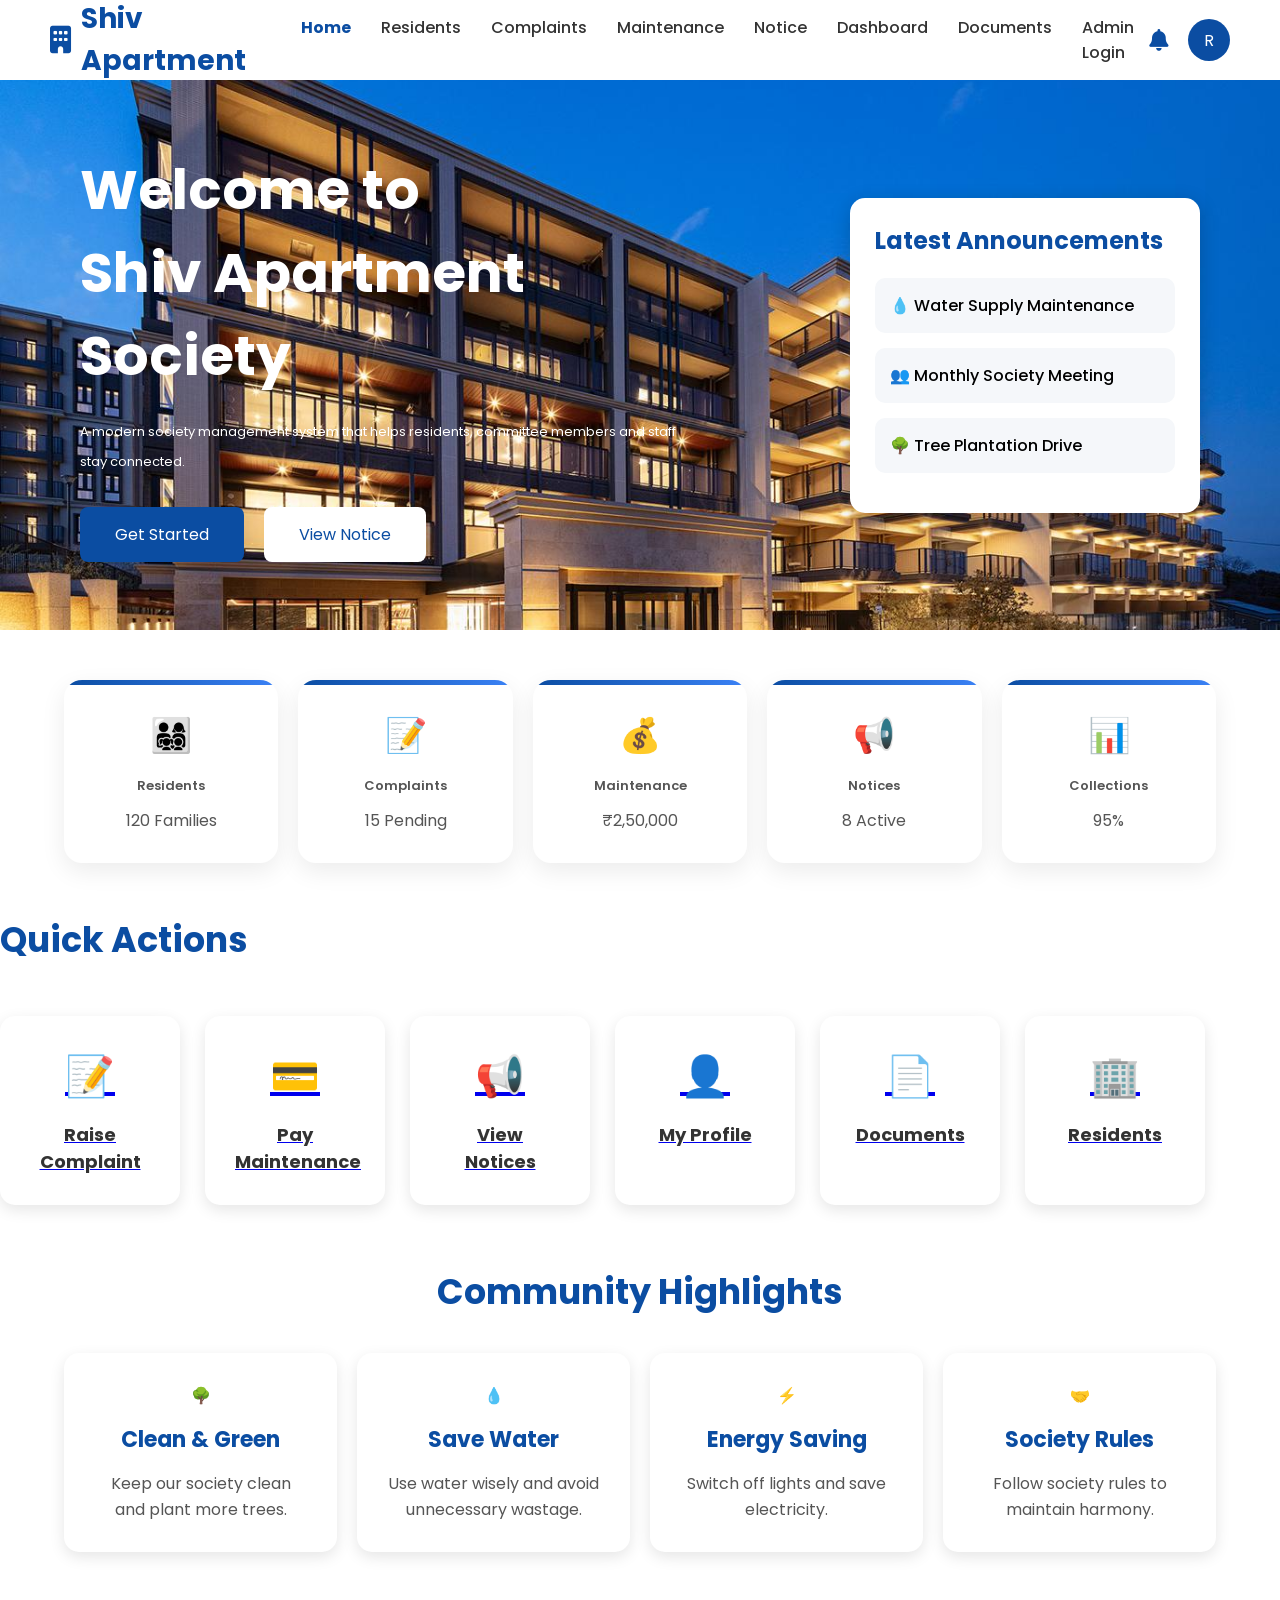
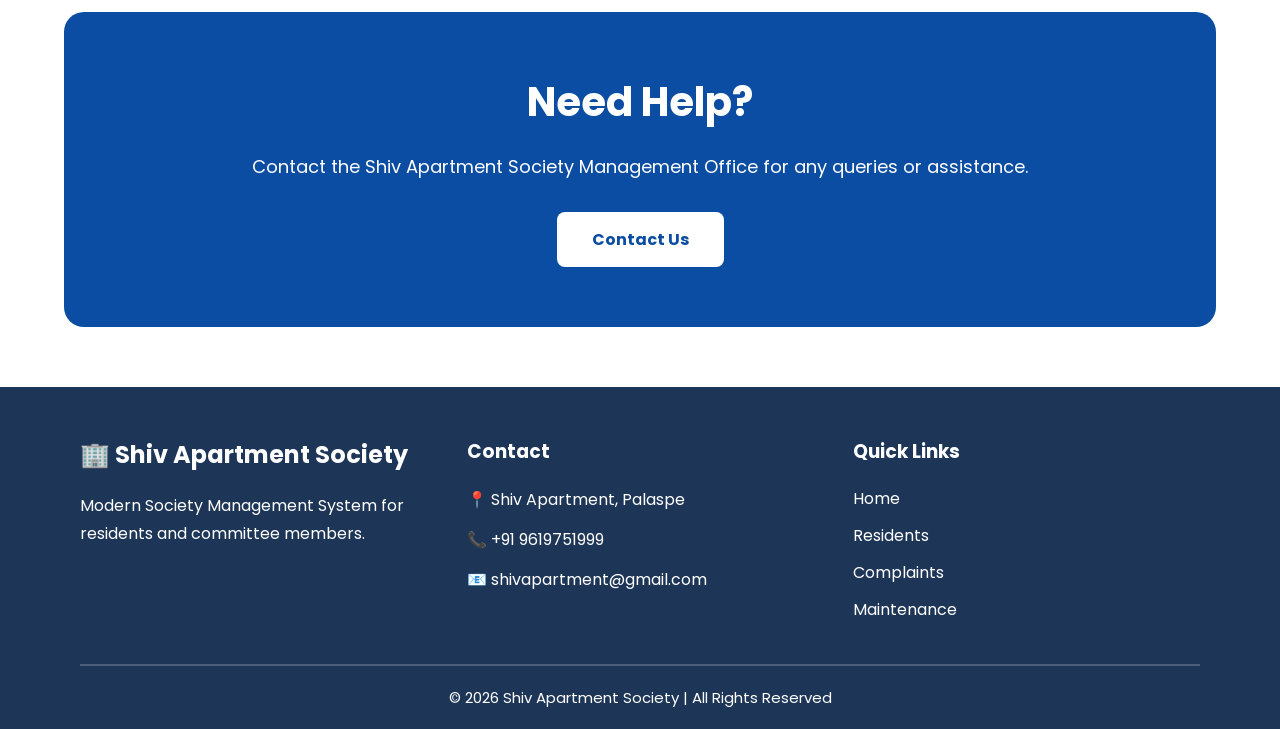
<file: index.html>
<!DOCTYPE html>
<html lang="en">

<head>

    <meta charset="UTF-8">
    <meta name="viewport" content="width=device-width, initial-scale=1.0">

    <title>Shiv Apartment Society</title>

<link rel="preconnect" href="https://fonts.googleapis.com">
<link rel="preconnect" href="https://fonts.gstatic.com" crossorigin>

    <!-- CSS -->
<link rel="stylesheet" href="css/style.css">
<link rel="stylesheet" href="css/responsive.css">
    <!-- Google Font -->
    <link href="https://fonts.googleapis.com/css2?family=Poppins:wght@300;400;500;600;700&display=swap" rel="stylesheet">

    <!-- Font Awesome Icons -->
    <link rel="stylesheet"
        href="https://cdnjs.cloudflare.com/ajax/libs/font-awesome/6.7.2/css/all.min.css">

</head>

<body>

    <!-- Navbar Start -->

<nav>

        <!-- Mobile Menu Button -->
<button class="home-menu-toggle" id="menuToggle">
            <i class="fa-solid fa-bars"></i>
    </button>


    <div class="logo">
        <i class="fa-solid fa-building"></i>
        <span>Shiv Apartment</span>
    </div>

    <ul>
<li><a class="active" href="index.html">Home</a></li>
<li><a href="pages/residents.html">Residents</a></li>
<li><a href="pages/complaints.html">Complaints</a></li>
<li><a href="pages/maintenance.html">Maintenance</a></li>
<li><a href="pages/notice.html">Notice</a></li>
<li><a href="pages/dashboard.html">Dashboard</a></li>
<li><a href="pages/documents.html">Documents</a></li>
<li><a href="pages/admin-login.html">Admin Login</a></li>
    </ul>

    <div class="right">

        <i class="fa-solid fa-bell"></i>

<a href="pages/profile.html" class="profile" id="homeProfile">
    R
</a>

    </div>


</nav>

<!-- Hero Section Start -->

<section class="hero">

    <div class="hero-content">

        <h1>Welcome to <br> Shiv Apartment Society</h1>

        <p>
            A modern society management system that helps residents,
            committee members and staff stay connected.
        </p>

        <div class="buttons">

<a href="pages/admin-login.html" class="btn1">Get Started</a>

<a href="pages/notice.html" class="btn2">View Notice</a>

        </div>

    </div>

<div class="announcement">

    <h2>Latest Announcements</h2>

    <div class="item">
        💧 Water Supply Maintenance
    </div>

    <div class="item">
        👥 Monthly Society Meeting
    </div>

    <div class="item">
        🌳 Tree Plantation Drive
    </div>

</div>

</section>

<!-- Statistics Section Start -->

<section class="stats">

    <div class="card">

        <h2>👨‍👩‍👧‍👦</h2>

        <h3>Residents</h3>

        <p>120 Families</p>

    </div>

    <div class="card">

        <h2>📝</h2>

        <h3>Complaints</h3>

        <p>15 Pending</p>

    </div>

    <div class="card">

        <h2>💰</h2>

        <h3>Maintenance</h3>

        <p>₹2,50,000</p>

    </div>

    <div class="card">

        <h2>📢</h2>

        <h3>Notices</h3>

        <p>8 Active</p>

    </div>

    <div class="card">

        <h2>📊</h2>

        <h3>Collections</h3>

        <p>95%</p>

    </div>

</section>

<!-- Quick Actions Start -->

<section class="quick-actions">

    <h2>Quick Actions</h2>

<div class="action-container">

<a href="pages/complaints.html" class="action-card">
    📝
    <h3>Raise Complaint</h3>
</a>

<a href="pages/maintenance.html" class="action-card">
     💳
            <h3>Pay Maintenance</h3>
</a>

<a href="pages/notice.html" class="action-card">
 📢
            <h3>View Notices</h3>
</a>           

        <a href="pages/profile.html" class="action-card">
            👤
            <h3>My Profile</h3>
        </a>

<a href="pages/documents.html" class="action-card">
    📄
    <h3>Documents</h3>
</a>

<a href="pages/residents.html" class="action-card">
🏢
            <h3>Residents</h3>
</a>            

    </div>

</section>

<!-- Community Highlights Start -->

<section class="community">

    <h2>Community Highlights</h2>

    <div class="community-container">

        <div class="community-card">
            🌳
            <h3>Clean & Green</h3>
            <p>Keep our society clean and plant more trees.</p>
        </div>

        <div class="community-card">
            💧
            <h3>Save Water</h3>
            <p>Use water wisely and avoid unnecessary wastage.</p>
        </div>

        <div class="community-card">
            ⚡
            <h3>Energy Saving</h3>
            <p>Switch off lights and save electricity.</p>
        </div>

        <div class="community-card">
            🤝
            <h3>Society Rules</h3>
            <p>Follow society rules to maintain harmony.</p>
        </div>

    </div>

</section>

<!-- Need Help Section Start -->

<section class="help">

    <h2>Need Help?</h2>

    <p>
        Contact the Shiv Apartment Society Management Office
        for any queries or assistance.
    </p>

<a href="mailto:shivapartment@gmail.com" class="help-btn">
    Contact Us
</a>
</section>

<!-- Footer Start -->

<footer>

    <div class="footer-container">

        <div class="footer-box">

            <h2>🏢 Shiv Apartment Society</h2>

            <p>
                Modern Society Management System
                for residents and committee members.
            </p>

        </div>

        <div class="footer-box">

            <h3>Contact</h3>

            <p>📍 Shiv Apartment, Palaspe</p>

            <p>📞 +91 9619751999</p>

            <p>📧 shivapartment@gmail.com</p>

        </div>

        <div class="footer-box">

            <h3>Quick Links</h3>

            <ul>
<li><a href="index.html">Home</a></li>
<li><a href="pages/residents.html">Residents</a></li>
<li><a href="pages/complaints.html">Complaints</a></li>
<li><a href="pages/maintenance.html">Maintenance</a></li>

            </ul>

        </div>

    </div>

    <hr>

    <p class="copyright">
        © 2026 Shiv Apartment Society | All Rights Reserved
    </p>

</footer>

<script src="js/script.js"></script>

</body>

</html>
</file>
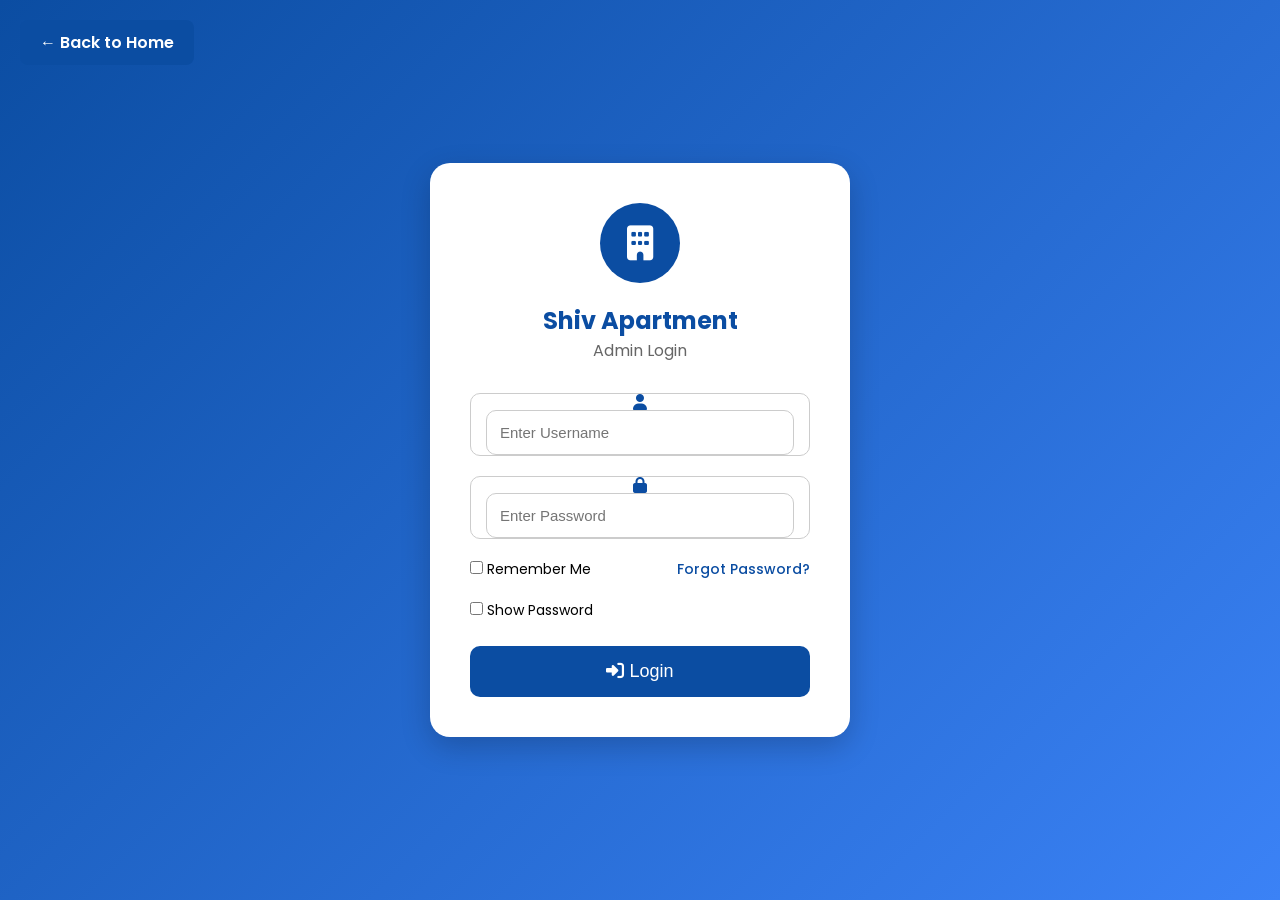
<file: pages/admin-login.html>
<!DOCTYPE html>
<html lang="en">

<head>

    <meta charset="UTF-8">

    <meta name="viewport" content="width=device-width, initial-scale=1.0">

    <title>Admin Login</title>

    <link rel="stylesheet" href="../css/style.css">

    <link rel="preconnect" href="https://fonts.googleapis.com">
<link rel="preconnect" href="https://fonts.gstatic.com" crossorigin>

<link href="https://fonts.googleapis.com/css2?family=Poppins:wght@300;400;500;600;700&display=swap" rel="stylesheet">

<link rel="stylesheet"
href="https://cdnjs.cloudflare.com/ajax/libs/font-awesome/6.7.2/css/all.min.css">

</head>

<body>

    <a href="../index.html" class="back-btn">← Back to Home</a>

<section class="login">

    <div class="login-box">

        <div class="login-logo">
            <i class="fa-solid fa-building"></i>
        </div>

        <h1>Shiv Apartment</h1>

        <p>Admin Login</p>
<form id="loginForm" autocomplete="off">

    <div class="input-box">

        <i class="fa-solid fa-user"></i>

        <input
            type="text"
            id="username"
            placeholder="Enter Username"
            required>

    </div>

    <div class="input-box">

        <i class="fa-solid fa-lock"></i>

        <input
            type="password"
            id="password"
            placeholder="Enter Password"
            required>

    </div>

    <div class="login-options">

        <label>

            <input type="checkbox" id="rememberMe">

            Remember Me

        </label>

        <a href="#">Forgot Password?</a>

    </div>

    <div class="show-password">

        <label>

            <input type="checkbox" id="showPassword">

            Show Password

        </label>

    </div>

    <button type="submit" class="login-btn">

        <i class="fa-solid fa-right-to-bracket"></i>

        Login

    </button>

</form>

</div>

</section>
<script src="../js/script.js"></script>

</body>

</html>
</file>
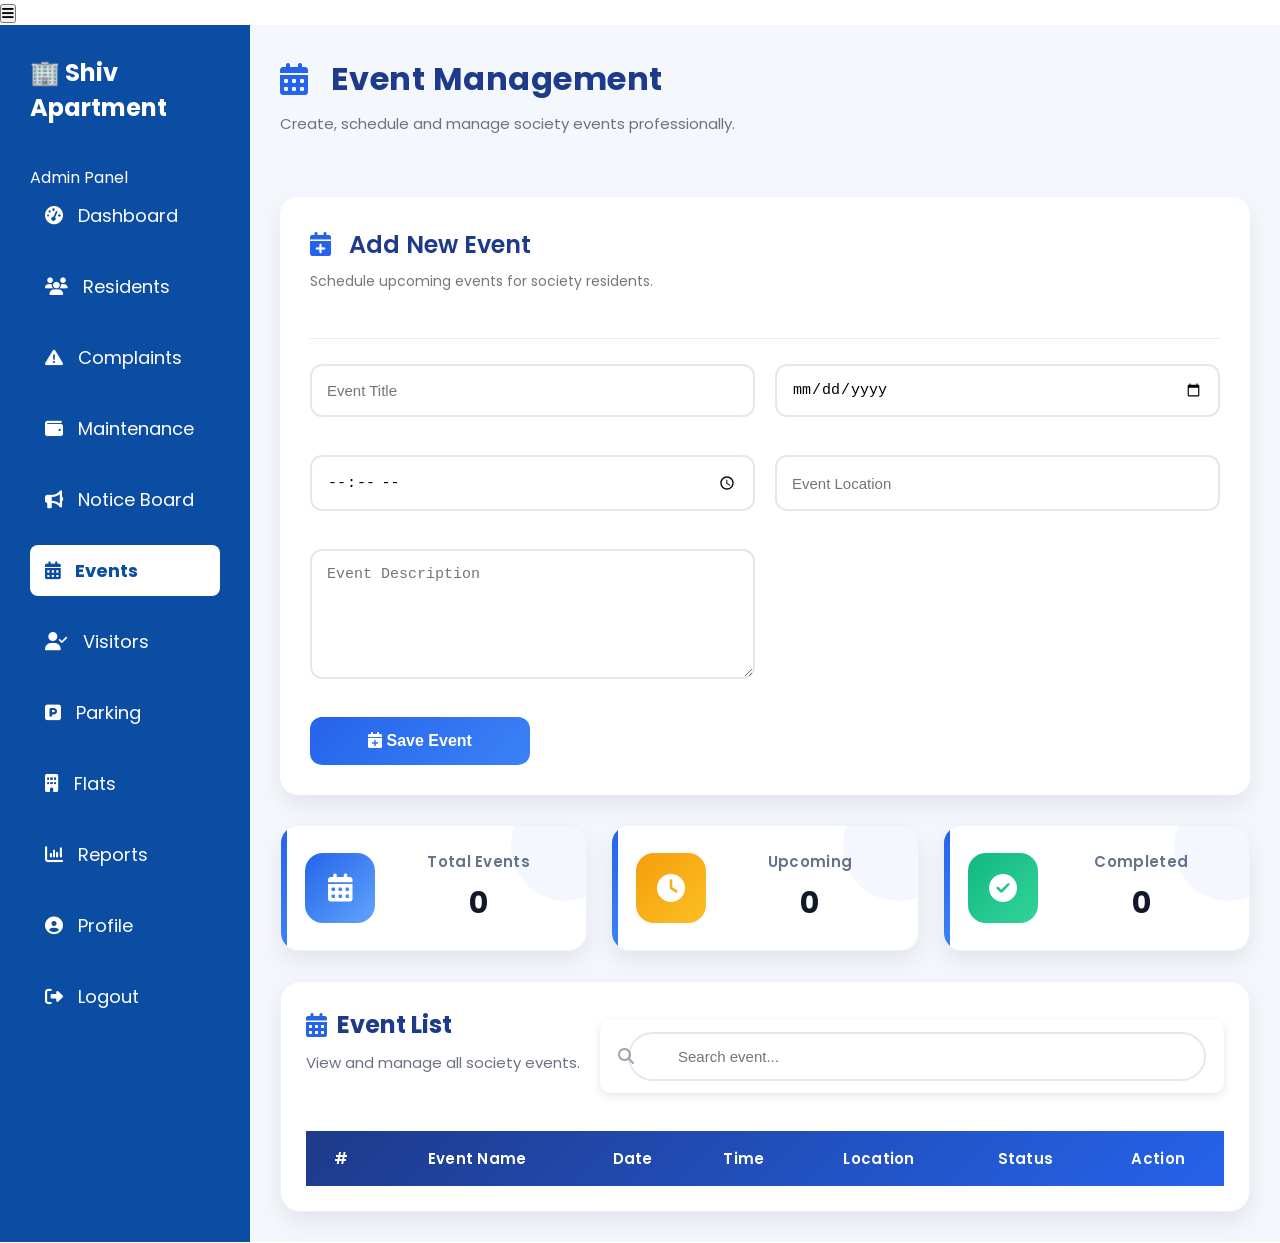
<file: pages/events.html>
<!DOCTYPE html>
<html lang="en">

<head>

    <meta charset="UTF-8">
    <meta name="viewport" content="width=device-width, initial-scale=1.0">

    <title>Event Management</title>

    <link rel="stylesheet" href="../css/style.css">
    <link rel="stylesheet" href="../css/responsive.css">

    <link rel="preconnect" href="https://fonts.googleapis.com">
    <link rel="preconnect" href="https://fonts.gstatic.com" crossorigin>

    <link href="https://fonts.googleapis.com/css2?family=Poppins:wght@300;400;500;600;700&display=swap" rel="stylesheet">

    <link rel="stylesheet"
    href="https://cdnjs.cloudflare.com/ajax/libs/font-awesome/6.7.2/css/all.min.css">

</head>

<body>

    <button
id="eventMenuToggle"
class="menu-toggle">

<i class="fa-solid fa-bars"></i>

</button>

<div class="dashboard">

<!-- =========================
Professional Sidebar
========================= -->

<div
id="eventSidebar"
class="sidebar">

    <div class="sidebar-header">

        <h2>
            🏢 Shiv Apartment
        </h2>

        <p>
            Admin Panel
        </p>

    </div>



    <ul>


        <li>
            <a href="dashboard.html">

                <i class="fa-solid fa-gauge-high"></i>

                <span>Dashboard</span>

            </a>
        </li>



        <li>
            <a href="residents.html">

                <i class="fa-solid fa-users"></i>

                <span>Residents</span>

            </a>
        </li>



        <li>
            <a href="complaints.html">

                <i class="fa-solid fa-triangle-exclamation"></i>

                <span>Complaints</span>

            </a>
        </li>



        <li>
            <a href="maintenance.html">

                <i class="fa-solid fa-wallet"></i>

                <span>Maintenance</span>

            </a>
        </li>



        <li>
            <a href="notice.html">

                <i class="fa-solid fa-bullhorn"></i>

                <span>Notice Board</span>

            </a>
        </li>



        <li>
            <a href="events.html" class="active">

                <i class="fa-solid fa-calendar-days"></i>

                <span>Events</span>

            </a>
        </li>



        <li>
            <a href="visitors.html">

                <i class="fa-solid fa-user-check"></i>

                <span>Visitors</span>

            </a>
        </li>



        <li>
            <a href="parking.html">

                <i class="fa-solid fa-square-parking"></i>

                <span>Parking</span>

            </a>
        </li>



        <li>
            <a href="flats.html">

                <i class="fa-solid fa-building"></i>

                <span>Flats</span>

            </a>
        </li>



        <li>
            <a href="reports.html">

                <i class="fa-solid fa-chart-column"></i>

                <span>Reports</span>

            </a>
        </li>



        <li>
            <a href="profile.html">

                <i class="fa-solid fa-user-circle"></i>

                <span>Profile</span>

            </a>
        </li>



        <li class="logout">

            <a href="../index.html">

                <i class="fa-solid fa-right-from-bracket"></i>

                <span>Logout</span>

            </a>

        </li>


    </ul>


</div>

<!-- =========================
Main Content
========================= -->

<div
id="eventMainContent"
class="main-content">

    <!-- =========================
    Page Header
    ========================= -->

    <div class="page-header">

        <div>

            <h1>

                <i class="fa-solid fa-calendar-days"></i>

                Event Management

            </h1>

            <p>

                Create, schedule and manage society events professionally.

            </p>

        </div>

    </div>

<!-- =========================
Add New Event
========================= -->

<div class="event-container">


    <div class="form-header">


        <h2>

            <i class="fa-solid fa-calendar-plus"></i>

            Add New Event

        </h2>


        <p>

            Schedule upcoming events for society residents.

        </p>


    </div>



    <form 
    class="event-form"
    autocomplete="off">


        <div class="form-group">


            <input
            type="text"
            id="eventTitle"
            placeholder="Event Title">


            <input
            type="date"
            id="eventDate">


        </div>




        <div class="form-group">


            <input
            type="time"
            id="eventTime">


            <input
            type="text"
            id="eventLocation"
            placeholder="Event Location">


        </div>




        <div class="form-group">


            <textarea
            id="eventDescription"
            rows="5"
            placeholder="Event Description"></textarea>


        </div>




        <button
        type="button"
        id="saveEvent"
        class="primary-btn">


            <i class="fa-solid fa-calendar-plus"></i>

            Save Event


        </button>


    </form>


</div>

<!-- =========================
Event Summary Cards
========================= -->


<div class="event-summary">


    <!-- Total Events -->

    <div class="summary-card">


        <div class="summary-icon">

            <i class="fa-solid fa-calendar-days"></i>

        </div>


        <div class="summary-content">


            <h3>
                Total Events
            </h3>


            <h2 id="totalEvents">
                0
            </h2>


        </div>


    </div>





    <!-- Upcoming Events -->


    <div class="summary-card">


        <div class="summary-icon">

            <i class="fa-solid fa-clock"></i>

        </div>


        <div class="summary-content">


            <h3>
                Upcoming
            </h3>


            <h2 id="upcomingEvents">
                0
            </h2>


        </div>


    </div>





    <!-- Completed Events -->


    <div class="summary-card">


        <div class="summary-icon">


            <i class="fa-solid fa-circle-check"></i>


        </div>


        <div class="summary-content">


            <h3>
                Completed
            </h3>


            <h2 id="completedEvents">
                0
            </h2>


        </div>


    </div>


</div>

<!-- =========================
Event List Section
========================= -->


<div class="table-container">


    <div class="table-top">


        <div class="table-title">


            <h2>

                <i class="fa-solid fa-calendar-days"></i>

                Event List

            </h2>


            <p>

                View and manage all society events.

            </p>


        </div>





        <!-- Search -->

        <div class="search-box">


            <i class="fa-solid fa-magnifying-glass"></i>


            <input

            type="text"

            id="searchEvent"

            placeholder="Search event...">


        </div>


    </div>

<!-- =========================
Event Table
========================= -->

<table id="eventTable">


<thead>


<tr>


<th>
#
</th>


<th>
Event Name
</th>


<th>
Date
</th>


<th>
Time
</th>


<th>
Location
</th>

<th>Status</th>

<th>
Action
</th>


</tr>


</thead>



<tbody id="eventTableBody">


</tbody>



</table>


</div>

<tbody id="eventTableBody">

</tbody>

</table>

</div>

</div>

</div>

<!-- =========================
Event View Modal
========================= -->


<div 
id="eventModal"
class="modal">


    <div class="modal-content">


        <!-- Close Button -->

        <span 
        class="close"
        id="closeEventModal">

            &times;

        </span>




        <!-- Modal Header -->


        <div class="modal-header">


            <h2>

                <i class="fa-solid fa-calendar-days"></i>

                Event Details

            </h2>


        </div>



        <hr>




        <!-- Modal Body -->


        <div class="modal-body">


            <p>

                <strong>
                    Event ID :
                </strong>

                <span id="viewEventId"></span>

            </p>



            <p>

                <strong>
                    Title :
                </strong>

                <span id="viewEventTitle"></span>

            </p>



            <p>

                <strong>
                    Date :
                </strong>

                <span id="viewEventDate"></span>

            </p>



            <p>

                <strong>
                    Time :
                </strong>

                <span id="viewEventTime"></span>

            </p>



            <p>

                <strong>
                    Location :
                </strong>

                <span id="viewEventLocation"></span>

            </p>



            <p>

                <strong>
                    Description :
                </strong>

                <span id="viewEventDescription"></span>

            </p>



        </div>




        <!-- Modal Buttons -->


        <div class="modal-actions">


            <button 
            class="edit-btn">

                <i class="fa-solid fa-pen"></i>

                Edit

            </button>



            <button 
            class="delete-btn">

                <i class="fa-solid fa-trash"></i>

                Delete

            </button>


        </div>



    </div>


</div>

<script src="../js/script.js"></script>

</body>
</html>
</file>
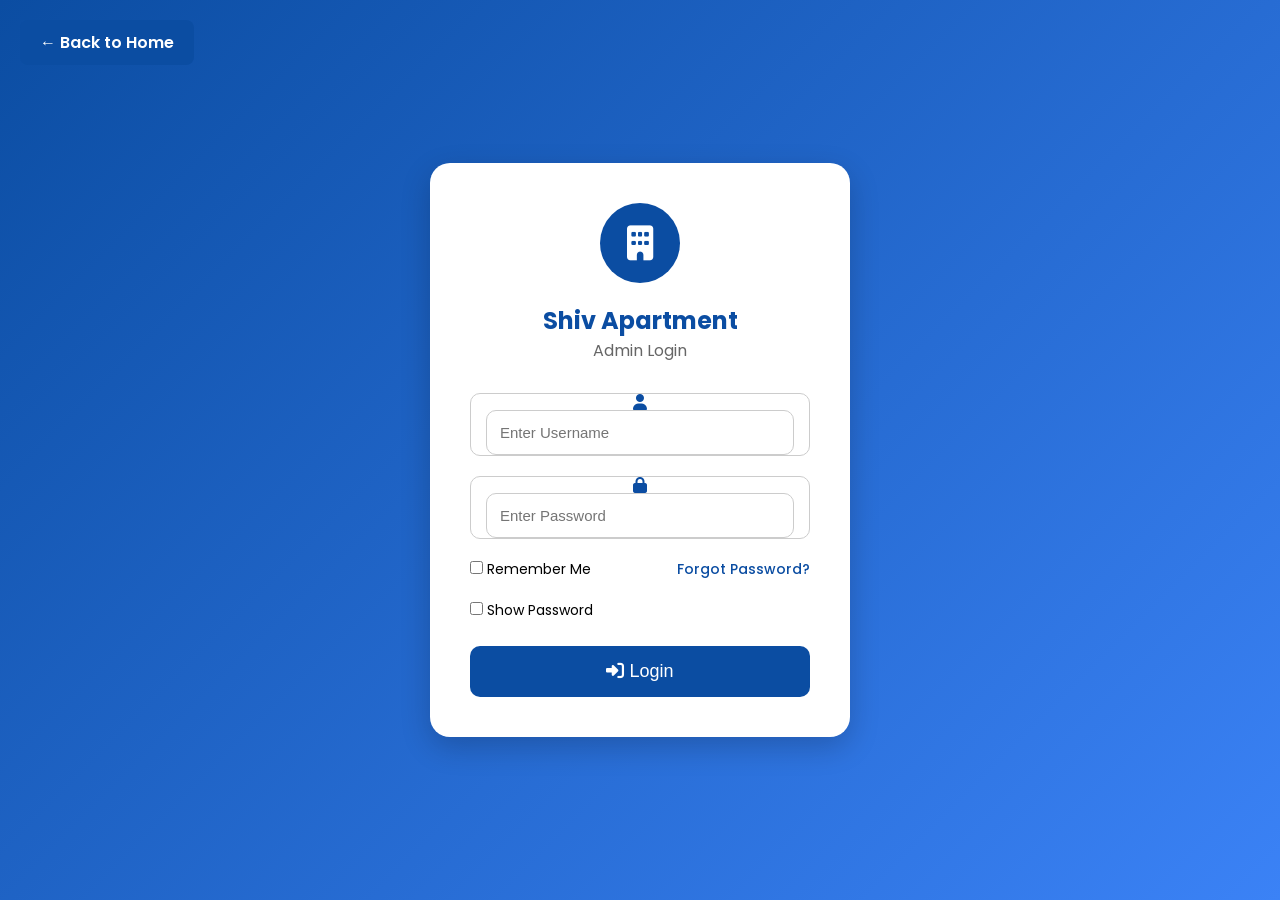
<file: pages/notice.html>
<!DOCTYPE html>
<html lang="en">

<head>

    <meta charset="UTF-8">

    <meta name="viewport" content="width=device-width, initial-scale=1.0">

    <title>Notice Board</title>

    <link rel="stylesheet" href="../css/style.css">
        <link rel="stylesheet" href="../css/responsive.css">


    <link href="https://fonts.googleapis.com/css2?family=Poppins:wght@300;400;500;600;700&display=swap" rel="stylesheet">
<link rel="stylesheet"
href="https://cdnjs.cloudflare.com/ajax/libs/font-awesome/6.7.2/css/all.min.css">
</head>

<body>

    <script>

if (sessionStorage.getItem("adminLoggedIn") !== "true") {

    window.location.href = "admin-login.html";

}

</script>

<div class="dashboard">

<!-- Mobile Menu Toggle -->

<button id="noticeMenuToggle" class="menu-toggle">

    <i class="fa-solid fa-bars"></i>

</button>

<!-- Sidebar -->

<div class="sidebar" id="noticeSidebar">

    <h2>
        🏢 Shiv Apartment
    </h2>


    <ul>

        <li>
            <a href="dashboard.html">
                <i class="fa-solid fa-gauge"></i>
                Dashboard
            </a>
        </li>


        <li>
            <a href="residents.html">
                <i class="fa-solid fa-users"></i>
                Residents
            </a>
        </li>


        <li>
            <a href="complaints.html">
                <i class="fa-solid fa-message"></i>
                Complaints
            </a>
        </li>


        <li>
            <a href="maintenance.html">
                <i class="fa-solid fa-money-bill-wave"></i>
                Maintenance
            </a>
        </li>


        <li>
            <a href="events.html">
                <i class="fa-solid fa-calendar-days"></i>
                Events
            </a>
        </li>


        <li>
            <a class="active" href="notice.html">
                <i class="fa-solid fa-bullhorn"></i>
                Notice
            </a>
        </li>


        <li>
            <a href="visitors.html">
                <i class="fa-solid fa-person-walking"></i>
                Visitors
            </a>
        </li>


        <li>
            <a href="../index.html">
                <i class="fa-solid fa-right-from-bracket"></i>
                Logout
            </a>
        </li>


    </ul>

</div>


    <!-- Main Content -->

<div class="main-content" id="noticeMainContent">
<div class="page-header">

    <div>
        <h1>
            📢 Notice Board
        </h1>

        <p>
            Create, manage and share important society announcements.
        </p>
    </div>

    <div class="header-date">
        <i class="fa-solid fa-calendar"></i>
        <span id="currentDate"></span>
    </div>

</div>

<div class="notice-top">

    <input
        type="text"
        id="searchNotice"
        placeholder="Search Notice...">

    <button id="addNoticeBtn">

        ➕ Add Notice

    </button>

    <button id="exportNotice">

        📥 Export CSV

    </button>

</div>

<div class="notice-summary">


<div class="summary-card">

<i class="fa-solid fa-bullhorn"></i>

<div>
<h3 id="totalNotice">0</h3>
<p>Total Notices</p>
</div>

</div>


<div class="summary-card">

<i class="fa-solid fa-calendar-check"></i>

<div>
<h3 id="todayNotice">0</h3>
<p>Today's Notice</p>
</div>

</div>


<div class="summary-card">

<i class="fa-solid fa-clock"></i>

<div>
<h3 id="recentNotice">0</h3>
<p>Recent Notices</p>
</div>

</div>


</div>


<div class="notice-form card">

    <h2>
        <i class="fa-solid fa-pen-to-square"></i>
        Create New Notice
    </h2>

    <div class="form-group">

        <div class="input-box">

            <label>Notice Title</label>

            <input
                type="text"
                id="noticeTitle"
                placeholder="Enter Notice Title">

        </div>

        <div class="input-box">

            <label>Notice Date</label>

            <input
                type="date"
                id="noticeDate">

        </div>

    </div>

    <div class="input-box">

        <label>Notice Description</label>

        <textarea
            id="noticeDescription"
            rows="6"
            placeholder="Write Notice Details..."></textarea>

    </div>

    <div class="form-buttons">

        <button
            id="saveNotice"
            class="save-btn">

            Save Notice

        </button>

<button
type="button"
id="clearNotice"
class="cancel-btn">

Clear

</button>

    </div>

</div>

<div class="table-container">

    <h2>📋 Notice List</h2>

    <table id="noticeTable" class="notice-table">

        <thead>

            <tr>

                <th>ID</th>
                <th>Title</th>
                <th>Date</th>
                <th>Action</th>

            </tr>

        </thead>

        <tbody id="noticeTableBody">

        </tbody>

    </table>

</div>

    </div>

</div>
<!-- =========================
Notice View Modal
========================= -->

<div id="noticeModal" class="modal">

    <div class="modal-content">

        <span id="closeNoticeModal" class="close">&times;</span>

        <h2>📢 Notice Details</h2>

        <p><strong>ID:</strong> <span id="viewNoticeId"></span></p>

        <p><strong>Title:</strong> <span id="viewNoticeTitle"></span></p>

        <p><strong>Date:</strong> <span id="viewNoticeDate"></span></p>

        <p><strong>Description:</strong> <span id="viewNoticeDescription"></span></p>

    </div>

</div>

<script src="../js/script.js"></script>
</body>

</html>
</file>
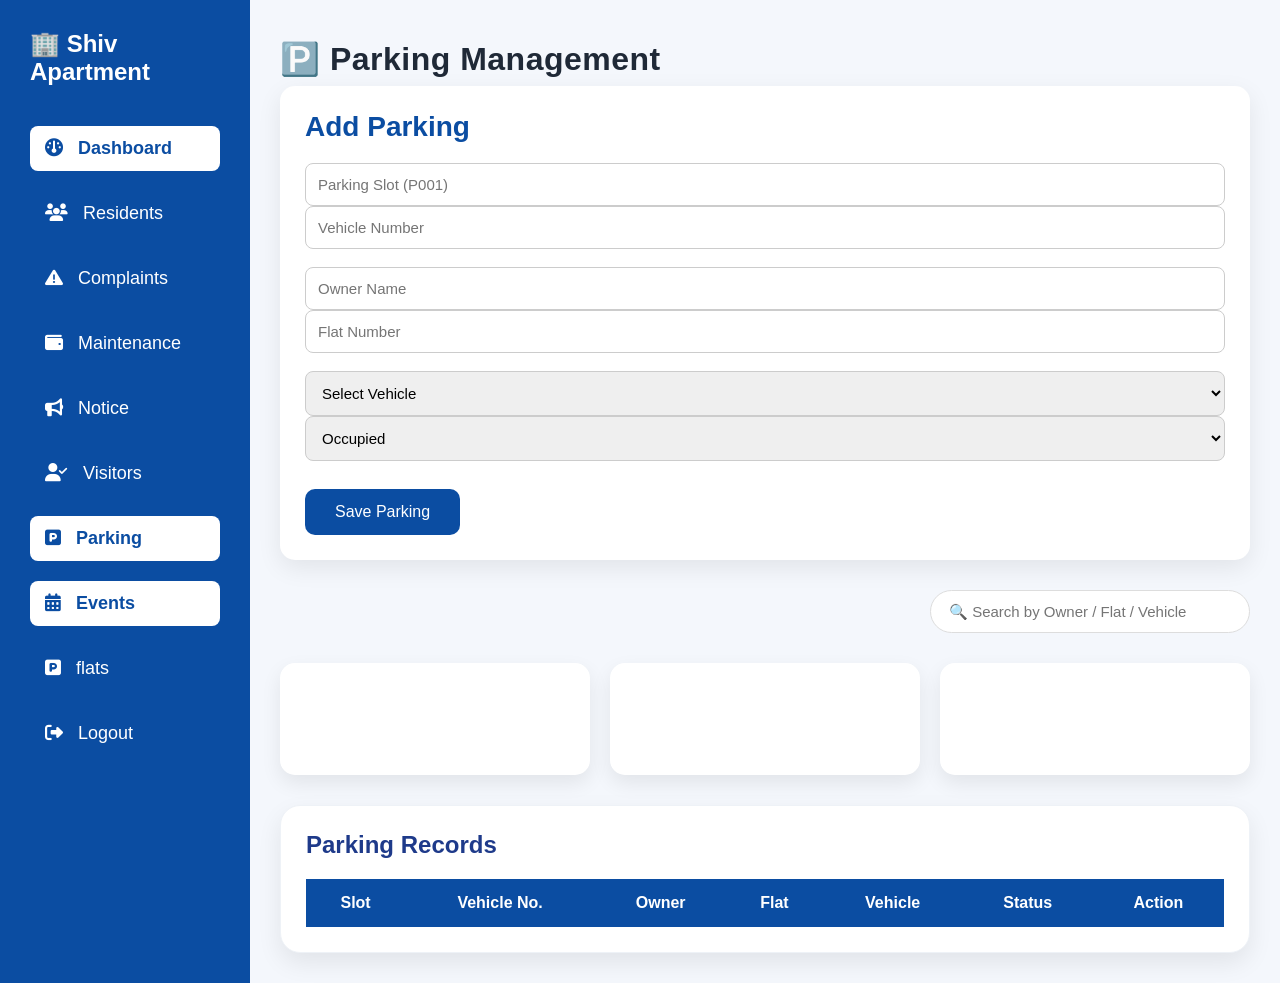
<file: pages/parking.html>
<!DOCTYPE html>
<html lang="en">

<head>

    <meta charset="UTF-8">
    <meta name="viewport" content="width=device-width, initial-scale=1.0">

    <title>Parking Management</title>

    <link rel="stylesheet" href="../css/style.css">

    <link rel="stylesheet"
    href="https://cdnjs.cloudflare.com/ajax/libs/font-awesome/6.7.2/css/all.min.css">

</head>

<body>

<div class="dashboard">

    <!-- Sidebar -->
    <div class="sidebar">

        <h2>🏢 Shiv Apartment</h2>

         <ul>

            <li>
                <a class="active" href="dashboard.html">
                    <i class="fa-solid fa-gauge"></i>
                    Dashboard
                </a>
            </li>

            <li>
                <a href="residents.html">
                    <i class="fa-solid fa-users"></i>
                    Residents
                </a>
            </li>

            <li>
                <a href="complaints.html">
                    <i class="fa-solid fa-triangle-exclamation"></i>
                    Complaints
                </a>
            </li>

            <li>
                <a href="maintenance.html">
                    <i class="fa-solid fa-wallet"></i>
                    Maintenance
                </a>
            </li>

            <li>
                <a href="notice.html">
                    <i class="fa-solid fa-bullhorn"></i>
                    Notice
                </a>
            </li>
            <li>
    <a href="visitors.html">
        <i class="fa-solid fa-user-check"></i>
        Visitors
    </a>
</li>

<li>

<a class="active" href="parking.html">

<i class="fa-solid fa-square-parking"></i>

Parking

</a>

</li>

<li>
<a class="active" href="events.html">
<i class="fa-solid fa-calendar-days"></i>
Events
</a>
</li>

<li>

<a href="flats.html">

<i class="fa-solid fa-square-parking"></i>

flats

</a>

</li>

            <li>
                <a href="../index.html">
                    <i class="fa-solid fa-right-from-bracket"></i>
                    Logout
                </a>
            </li>

        </ul>

    </div>

<div class="main-content">

    <h1>🅿️ Parking Management</h1>

    <!-- =========================
    Parking Form
    ========================= -->

    <div class="form-container">

        <h2>Add Parking</h2>

        <div class="form-group">

            <input
                type="text"
                id="parkingSlot"
                placeholder="Parking Slot (P001)">

            <input
                type="text"
                id="vehicleNumber"
                placeholder="Vehicle Number">

        </div>

        <div class="form-group">

            <input
                type="text"
                id="ownerName"
                placeholder="Owner Name">

            <input
                type="text"
                id="parkingFlat"
                placeholder="Flat Number">

        </div>

        <div class="form-group">

            <select id="vehicleType">
                <option value="">Select Vehicle</option>
                <option>Bike</option>
                <option>Car</option>
            </select>

            <select id="parkingStatus">
                <option value="Occupied">Occupied</option>
                <option value="Vacant">Vacant</option>
            </select>

        </div>
<button id="saveParking">
    Save Parking
</button>

    </div>


    <!-- =========================
    Search
    ========================= -->

    <div class="parking-top">

        <input
            type="text"
            id="searchParking"
            placeholder="🔍 Search by Owner / Flat / Vehicle">

    </div>


    <!-- =========================
    Summary Cards
    ========================= -->

    <div class="parking-summary">

        <div class="summary-card">

            <h3>Total Slots</h3>

            <h2 id="totalSlots">0</h2>

        </div>

        <div class="summary-card occupied">

            <h3>Occupied</h3>

            <h2 id="occupiedSlots">0</h2>

        </div>

        <div class="summary-card available">

            <h3>Available</h3>

            <h2 id="availableSlots">0</h2>

        </div>

    </div>


    <!-- =========================
    Parking Table
    ========================= -->

    <div class="table-container">

        <h2>Parking Records</h2>

        <table id="parkingTable">

            <thead>

                <tr>

                    <th>Slot</th>
                    <th>Vehicle No.</th>
                    <th>Owner</th>
                    <th>Flat</th>
                    <th>Vehicle</th>
                    <th>Status</th>
                    <th>Action</th>

                </tr>

            </thead>

            <tbody id="parkingTableBody">

            </tbody>

        </table>

    </div>

</div>

<!-- =========================
Parking View Modal
========================= -->

<div id="parkingModal" class="modal">

    <div class="modal-content">

        <span class="close" id="closeParkingModal">&times;</span>

        <h2>🚗 Parking Details</h2>

        <hr>

        <p><strong>ID :</strong> <span id="viewParkingId"></span></p>

        <p><strong>Owner :</strong> <span id="viewParkingOwner"></span></p>

        <p><strong>Flat :</strong> <span id="viewParkingFlat"></span></p>

        <p><strong>Vehicle No :</strong> <span id="viewVehicleNo"></span></p>

        <p><strong>Vehicle Type :</strong> <span id="viewVehicleType"></span></p>

        <p><strong>Slot :</strong> <span id="viewParkingSlot"></span></p>

        <p><strong>Status :</strong> <span id="viewParkingStatus"></span></p>

    </div>

</div>

<script src="../js/script.js"></script>

</body>
</html>
</file>
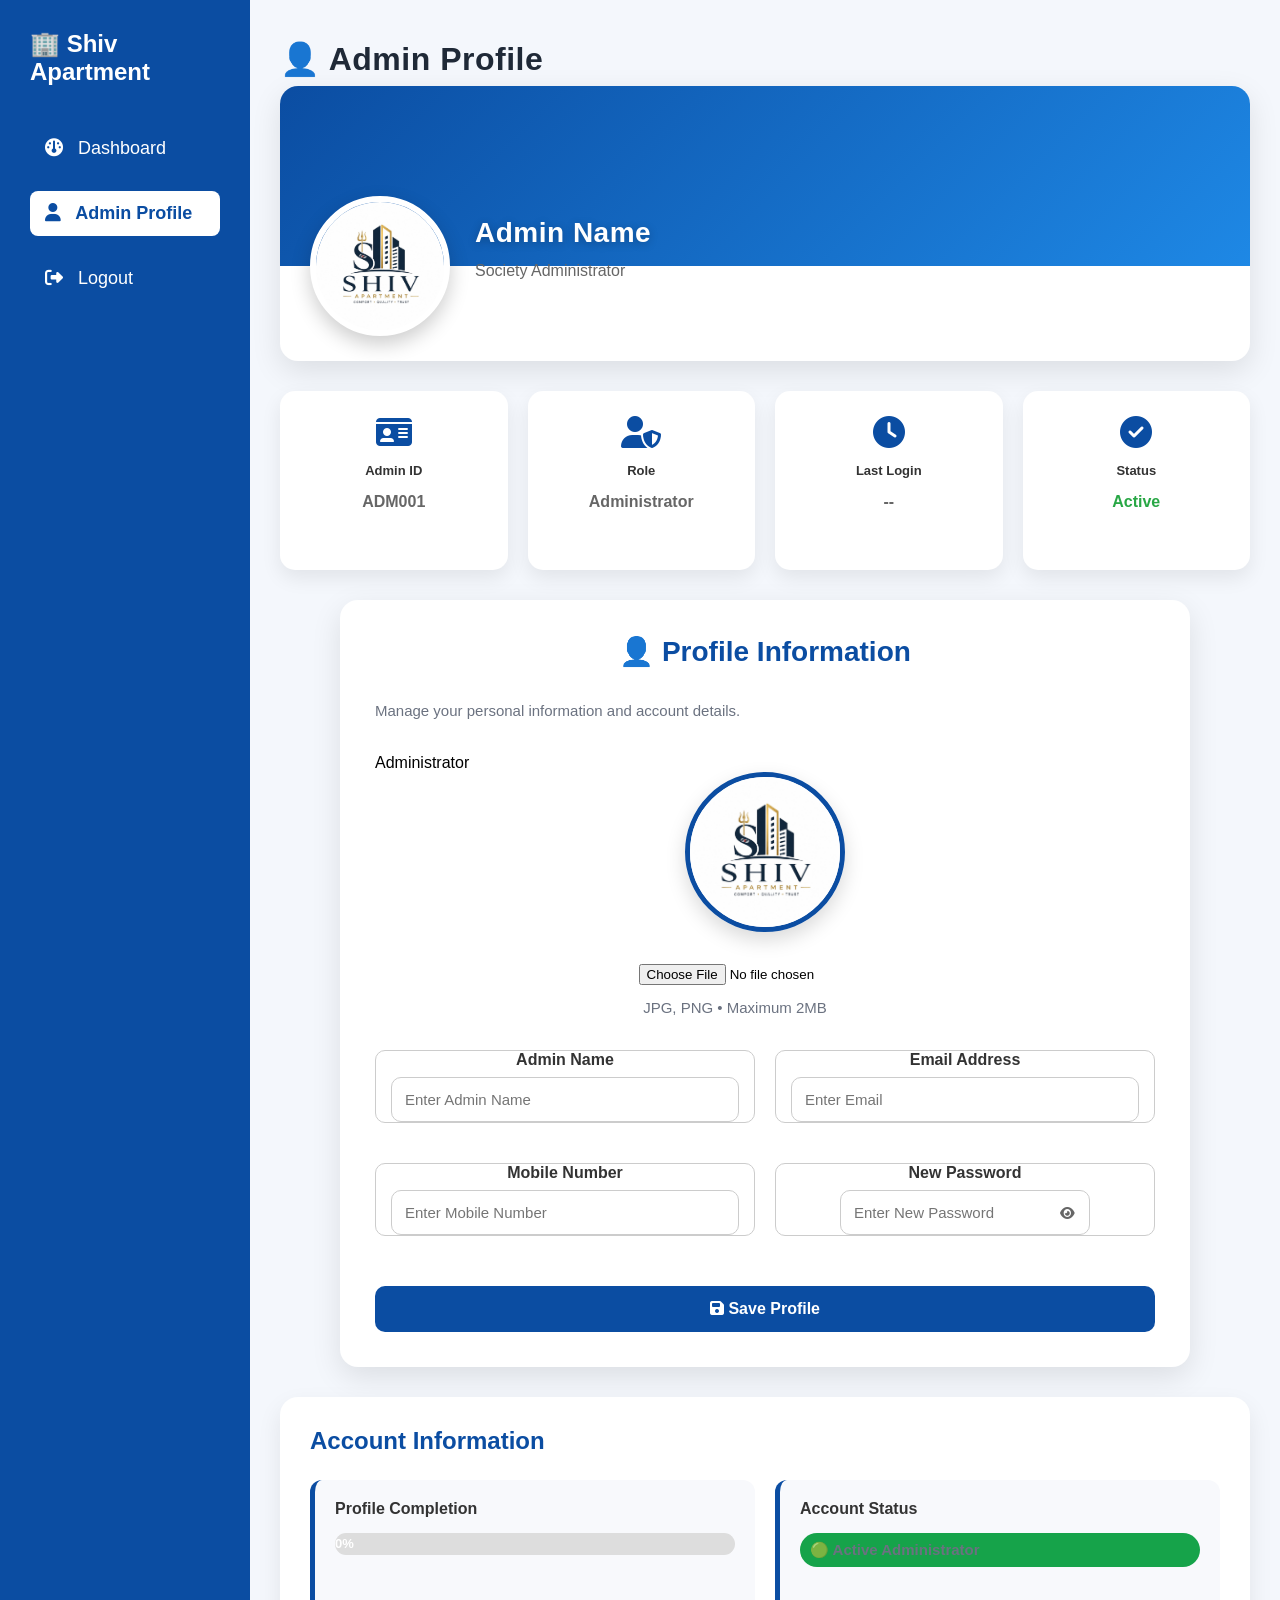
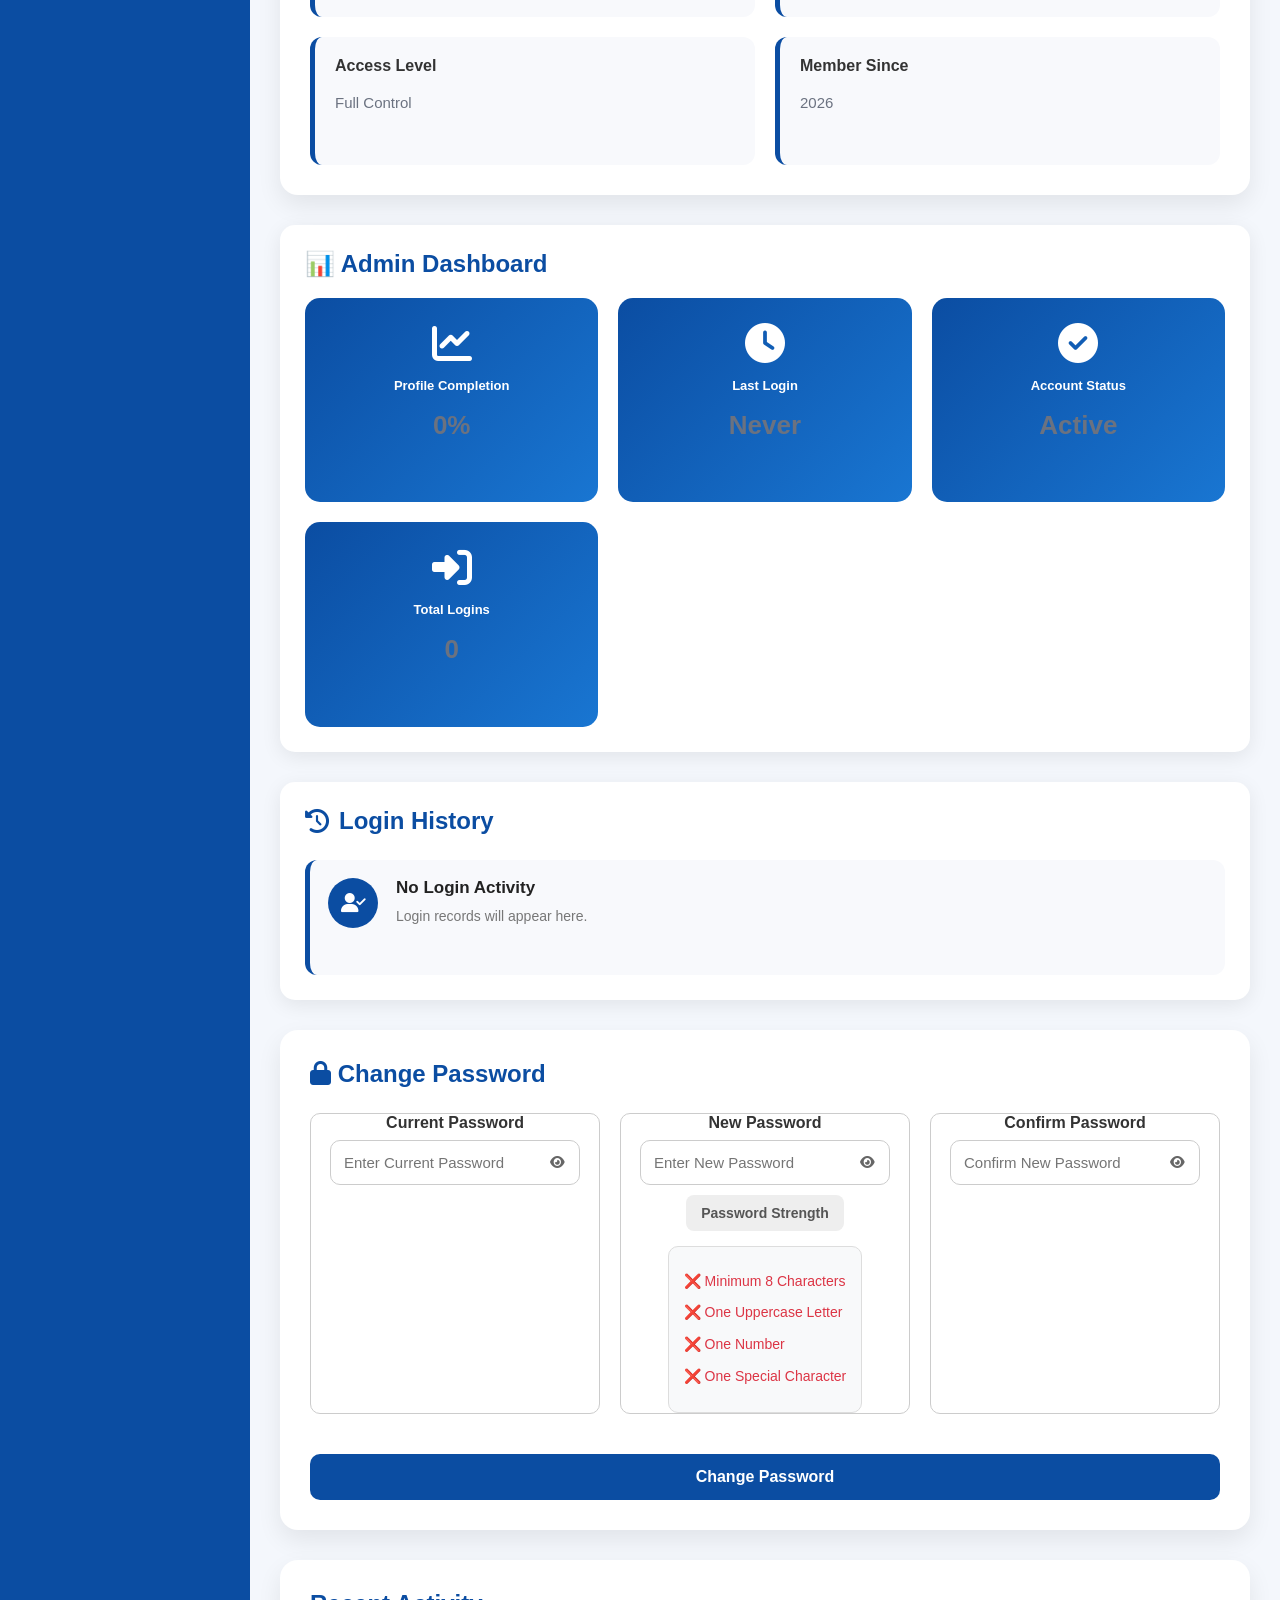
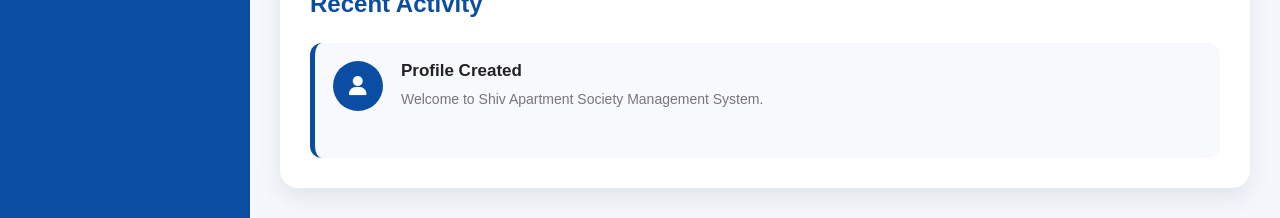
<file: pages/profile.html>
<!DOCTYPE html>
<html lang="en">

<head>

    <meta charset="UTF-8">
    <meta name="viewport" content="width=device-width, initial-scale=1.0">

    <title>Admin Profile</title>

    <link rel="stylesheet" href="../css/style.css">

    <link rel="stylesheet"
    href="https://cdnjs.cloudflare.com/ajax/libs/font-awesome/6.7.2/css/all.min.css">

</head>

<body>

<div class="dashboard">

    <!-- Sidebar -->
    <div class="sidebar">

        <h2>🏢 Shiv Apartment</h2>

        <ul>

            <li>
                <a href="dashboard.html">
                    <i class="fa-solid fa-gauge"></i>
                    Dashboard
                </a>
            </li>

            <li>
                <a class="active" href="profile.html">
                    <i class="fa-solid fa-user"></i>
                    Admin Profile
                </a>
            </li>

            <li>
                <a href="../index.html">
                    <i class="fa-solid fa-right-from-bracket"></i>
                    Logout
                </a>
            </li>

        </ul>

    </div>

    <!-- Main -->

    <div class="main-content">

        <h1>👤 Admin Profile</h1>
        <div class="profile-header">

    <div class="profile-cover"></div>

    <div class="profile-info">

        <img
            id="headerProfileImage"
            src="../images/logo.png"
            alt="Admin">

        <div>

            <h2 id="headerAdminName">

                Admin Name

            </h2>

            <p>

                Society Administrator

            </p>

        </div>

    </div>

</div>

<div class="profile-stats">

    <div class="profile-stat-card">

        <i class="fa-solid fa-id-card"></i>

        <h3>Admin ID</h3>

        <p>ADM001</p>

    </div>

    <div class="profile-stat-card">

        <i class="fa-solid fa-user-shield"></i>

        <h3>Role</h3>

        <p>Administrator</p>

    </div>

    <div class="profile-stat-card">

        <i class="fa-solid fa-clock"></i>

        <h3>Last Login</h3>

<p id="lastLogin">

    --

</p>

    </div>

    <div class="profile-stat-card">

        <i class="fa-solid fa-circle-check"></i>

        <h3>Status</h3>

        <p class="active-status">

            Active

        </p>

    </div>

</div>

<div class="profile-card">

<div class="profile-card-header">

    <div>

        <h2>👤 Profile Information</h2>

        <p>
            Manage your personal information and account details.
        </p>

    </div>

    <span class="profile-badge">
        Administrator
    </span>

</div>
    <div class="profile-image">

        <img
            id="profilePreview"
            src="../images/logo.png"
            alt="Admin">

        <input
            type="file"
            id="profilePhoto"
            accept="image/*">

            <p class="photo-note">

    JPG, PNG • Maximum 2MB

</p>

    </div>

    <div class="profile-form">

        <div class="input-box">

            <label>Admin Name</label>

            <input
                type="text"
                id="adminName"
                placeholder="Enter Admin Name">

        </div>

        <div class="input-box">

            <label>Email Address</label>

            <input
                type="email"
                id="adminEmail"
                placeholder="Enter Email">

        </div>

        <div class="input-box">

            <label>Mobile Number</label>

            <input
                type="text"
                id="adminMobile"
                placeholder="Enter Mobile Number">

        </div>

<div class="input-box">

    <label>New Password</label>

    <div class="password-box">

        <input
            type="password"
            id="adminPassword"
            placeholder="Enter New Password">

        <i
            class="fa-solid fa-eye toggle-password"
            data-target="adminPassword"></i>

    </div>

</div>
<button id="saveProfile">

    <i class="fa-solid fa-floppy-disk"></i>

    Save Profile

</button>

    </div>

</div>

<div class="account-section">

    <h2>Account Information</h2>

    <div class="account-grid">

        <div class="account-box">

            <h4>Profile Completion</h4>

            <div class="progress-bar">

                <div
                    class="progress-fill"
                    id="profileProgress">

                    0%

                </div>

            </div>

        </div>

        <div class="account-box">

            <h4>Account Status</h4>

            <p class="status-active">

                🟢 Active Administrator

            </p>

        </div>

        <div class="account-box">

            <h4>Access Level</h4>

            <p>

                Full Control

            </p>

        </div>

        <div class="account-box">

            <h4>Member Since</h4>

            <p>

                2026

            </p>

        </div>

    </div>

</div>

<!-- =========================
Admin Dashboard
========================= -->

<div class="admin-dashboard">

    <h2>📊 Admin Dashboard</h2>

    <div class="admin-dashboard-grid">

        <div class="admin-card">

            <i class="fa-solid fa-chart-line"></i>

            <h3>Profile Completion</h3>

            <p id="dashboardProfileCompletion">

                0%

            </p>

        </div>

        <div class="admin-card">

            <i class="fa-solid fa-clock"></i>

            <h3>Last Login</h3>

            <p id="dashboardLastLogin">

                --

            </p>

        </div>

        <div class="admin-card">

            <i class="fa-solid fa-circle-check"></i>

            <h3>Account Status</h3>

            <p id="dashboardAccountStatus">

                Active

            </p>

        </div>

        <div class="admin-card">

            <i class="fa-solid fa-right-to-bracket"></i>

            <h3>Total Logins</h3>

            <p id="dashboardLoginCount">

                0

            </p>

        </div>

    </div>

</div>

<!-- =========================
Login History
========================= -->

<div class="login-history">

    <h2>
        <i class="fa-solid fa-clock-rotate-left"></i>
        Login History
    </h2>

    <div id="activityTimeline">

        <div class="activity-item">

            <div class="activity-icon">

                <i class="fa-solid fa-user-check"></i>

            </div>

            <div class="activity-content">

                <h4>No Login Activity</h4>

                <p>
                    Login records will appear here.
                </p>

            </div>

        </div>

    </div>

</div>

<div class="change-password-card">

    <h2>
        <i class="fa-solid fa-lock"></i>
        Change Password
    </h2>

    <div class="password-form">

<div class="input-box">

    <label>Current Password</label>

    <div class="password-box">

        <input
            type="password"
            id="currentPassword"
            placeholder="Enter Current Password">

        <i
            class="fa-solid fa-eye toggle-password"
            data-target="currentPassword"></i>

    </div>

</div>

<div class="input-box">

    <label>New Password</label>

    <div class="password-box">

        <input
            type="password"
            id="newPassword"
            placeholder="Enter New Password">
            

        <i
            class="fa-solid fa-eye toggle-password"
            data-target="newPassword"></i>

    </div>
    <div
    id="passwordStrength"
    class="password-strength">

    Password Strength

</div>

<div class="password-rules">

    <p id="ruleLength">
        ❌ Minimum 8 Characters
    </p>

    <p id="ruleUpper">
        ❌ One Uppercase Letter
    </p>

    <p id="ruleNumber">
        ❌ One Number
    </p>

    <p id="ruleSpecial">
        ❌ One Special Character
    </p>

</div>

</div>

<div class="input-box">

    <label>Confirm Password</label>

    <div class="password-box">

        <input
            type="password"
            id="confirmPassword"
            placeholder="Confirm New Password">

        <i
            class="fa-solid fa-eye toggle-password"
            data-target="confirmPassword"></i>

    </div>

</div>

        <button id="changePasswordBtn">

            Change Password

        </button>

    </div>

</div>

<div class="profile-activity">

    <h2>Recent Activity</h2>

    <div id="recentActivityTimeline">

        <div class="activity-item">

            <div class="activity-icon">

                <i class="fa-solid fa-user"></i>

            </div>

            <div class="activity-content">

                <h4>Profile Created</h4>

                <p>Welcome to Shiv Apartment Society Management System.</p>

            </div>

        </div>

    </div>

</div>

    </div>

</div>

<script src="../js/script.js"></script>

</body>

</html>
</file>
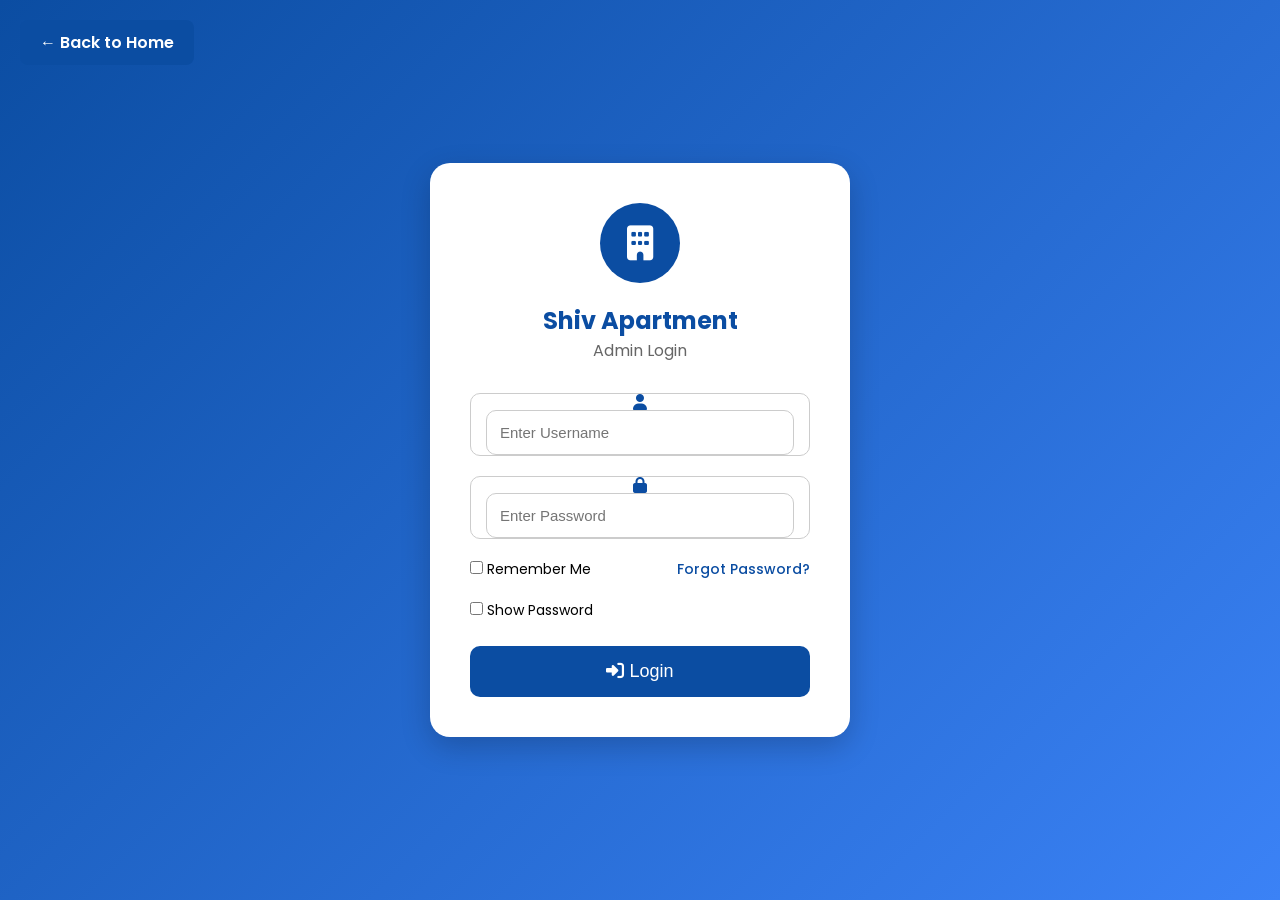
<file: pages/residents.html>
<!DOCTYPE html>
<html lang="en">

<head>

    <meta charset="UTF-8">
    <meta name="viewport" content="width=device-width, initial-scale=1.0">

    <title>Residents</title>

    <link rel="stylesheet" href="../css/style.css">
    <link rel="stylesheet" href="../css/responsive.css">
<link rel="stylesheet"
href="https://cdnjs.cloudflare.com/ajax/libs/font-awesome/6.5.2/css/all.min.css">
    <link href="https://fonts.googleapis.com/css2?family=Poppins:wght@300;400;500;600;700&display=swap" rel="stylesheet">

</head>

<body>
    <script>

if (sessionStorage.getItem("adminLoggedIn") !== "true") {

    window.location.href = "admin-login.html";

}

</script>

<div class="dashboard">

<!-- =========================
Professional Sidebar
========================= -->

<div class="sidebar">


    <div class="sidebar-header">

        <h2>
            🏢 Shiv Apartment
        </h2>

        <p>
            Admin Panel
        </p>

    </div>



    <ul>


        <li>
            <a href="dashboard.html">

                <i class="fa-solid fa-gauge-high"></i>

                <span>
                    Dashboard
                </span>

            </a>
        </li>



        <li>
            <a class="active" href="residents.html">

                <i class="fa-solid fa-users"></i>

                <span>
                    Residents
                </span>

            </a>
        </li>



        <li>
            <a href="complaints.html">

                <i class="fa-solid fa-triangle-exclamation"></i>

                <span>
                    Complaints
                </span>

            </a>
        </li>



        <li>
            <a href="maintenance.html">

                <i class="fa-solid fa-wallet"></i>

                <span>
                    Maintenance
                </span>

            </a>
        </li>



        <li>
            <a href="events.html">

                <i class="fa-solid fa-calendar-days"></i>

                <span>
                    Events
                </span>

            </a>
        </li>



        <li>
            <a href="notice.html">

                <i class="fa-solid fa-bullhorn"></i>

                <span>
                    Notice Board
                </span>

            </a>
        </li>



        <li>
            <a href="../index.html" class="logout">

                <i class="fa-solid fa-right-from-bracket"></i>

                <span>
                    Logout
                </span>

            </a>
        </li>


    </ul>


</div>

    <!-- Main Content -->

    <div class="main-content">

<!-- Mobile Menu Button -->

<button
    id="residentMenuToggle"
    class="menu-toggle">

    ☰

</button>
        <h1>Residents Management</h1>

<p>
    Efficiently manage resident profiles, flat information, contact details, family members, and occupancy status.
</p>
<div class="resident-top">

<div class="search-resident-box">

    <i class="fa-solid fa-magnifying-glass"></i>

    <input
        type="text"
        id="searchResident"
        placeholder="Search Resident...">

</div>

    <button id="addResidentBtn">
        + Add Resident
    </button>

    <button
        id="exportResidents"
        class="export-btn">

        📥 Export CSV

    </button>

    <button
        id="importBtn"
        class="import-btn">

        📂 Import CSV

    </button>

    <input
        type="file"
        id="importResidents"
        accept=".csv"
        hidden>

</div>

<div class="table-container">

<table
    class="resident-table"
    id="residentTable">

    <thead>

        <tr>

            <th>ID</th>
            <th>Name</th>
            <th>Flat No</th>
            <th>Mobile</th>
            <th>Status</th>
            <th>Action</th>

        </tr>

    </thead>

    <tbody id="residentTableBody">

    </tbody>

</table>

</div>

<!-- =========================
Add Resident Modal
========================= -->

<div
    id="residentFormModal"
    class="modal">

    <div class="modal-content resident-form">

        <span
            id="closeResidentForm"
            class="close">

            &times;

        </span>

<h2 id="residentFormTitle">
    Add New Resident
</h2>
        <form id="residentForm">


    <div class="form-group">

        <label>Full Name</label>

        <input
            type="text"
            id="residentName"
            placeholder="Enter Full Name">

    </div>

    <div class="form-group">

        <label>Flat Number</label>

        <input
            type="text"
            id="flatNumber"
            placeholder="A-101">

    </div>

    <div class="form-group">

        <label>Mobile Number</label>

        <input
            type="text"
            id="mobileNumber"
            placeholder="9876543210">

    </div>

    <div class="form-group">

        <label>Email Address</label>

        <input
            type="email"
            id="email"
            placeholder="example@gmail.com">

    </div>

    <div class="form-group">

    <label>Resident Photo</label>

    <input
        type="file"
        id="residentPhoto"
        accept="image/*">

    <div class="photo-preview">

        <img
            id="photoPreview"
            src="../images/default-user.png"
            alt="Resident Photo">

    </div>

</div>

    <div class="form-group">

        <label>Family Members</label>

        <input
            type="number"
            id="familyMembers"
            placeholder="4">

    </div>

    <div class="form-group">

        <label>Status</label>

        <select id="residentStatus">

            <option value="Active">Active</option>

            <option value="Inactive">Inactive</option>

        </select>

    </div>

    <div class="form-buttons">

        <button
            type="button"
            class="save-btn"
            id="saveResident">

            Save Resident

        </button>

<button
    type="button"
    id="clearResident"
    class="cancel-btn">

    Clear

</button>

    </div>

</form>

</div>
</div>

<!-- =========================
Resident View Modal
========================= -->

<div id="residentModal" class="modal">

    <div class="modal-content">

        <span id="closeModal" class="close">&times;</span>

        <!-- Header -->

        <div class="resident-view-header">

            <img
                id="viewPhoto"
                src="../images/default-user.png"
                alt="Resident Photo">

            <h2 id="viewName"></h2>

            <p id="viewFlat"></p>

        </div>

        <!-- Details -->

        <div class="resident-details">

            <div class="detail-item">

                <span>Resident ID</span>

                <strong id="viewId"></strong>

            </div>

            <div class="detail-item">

                <span>Mobile Number</span>

                <strong id="viewMobile"></strong>

            </div>

            <div class="detail-item">

                <span>Email Address</span>

                <strong id="viewEmail"></strong>

            </div>

            <div class="detail-item">

                <span>Family Members</span>

                <strong id="viewFamily"></strong>

            </div>

            <div class="detail-item">

                <span>Status</span>

<span
    id="viewStatus"
    class="status-badge">

</span>
            </div>

        </div>

        <div class="modal-footer">

    <button
        id="printResident"
        class="print-btn">

        🖨 Print

    </button>

    <button
        id="closeResidentBtn"
        class="close-btn-modal">

        Close

    </button>

</div>

    </div>

</div>

<script src="../js/script.js"></script>

</body>

</html>
</file>
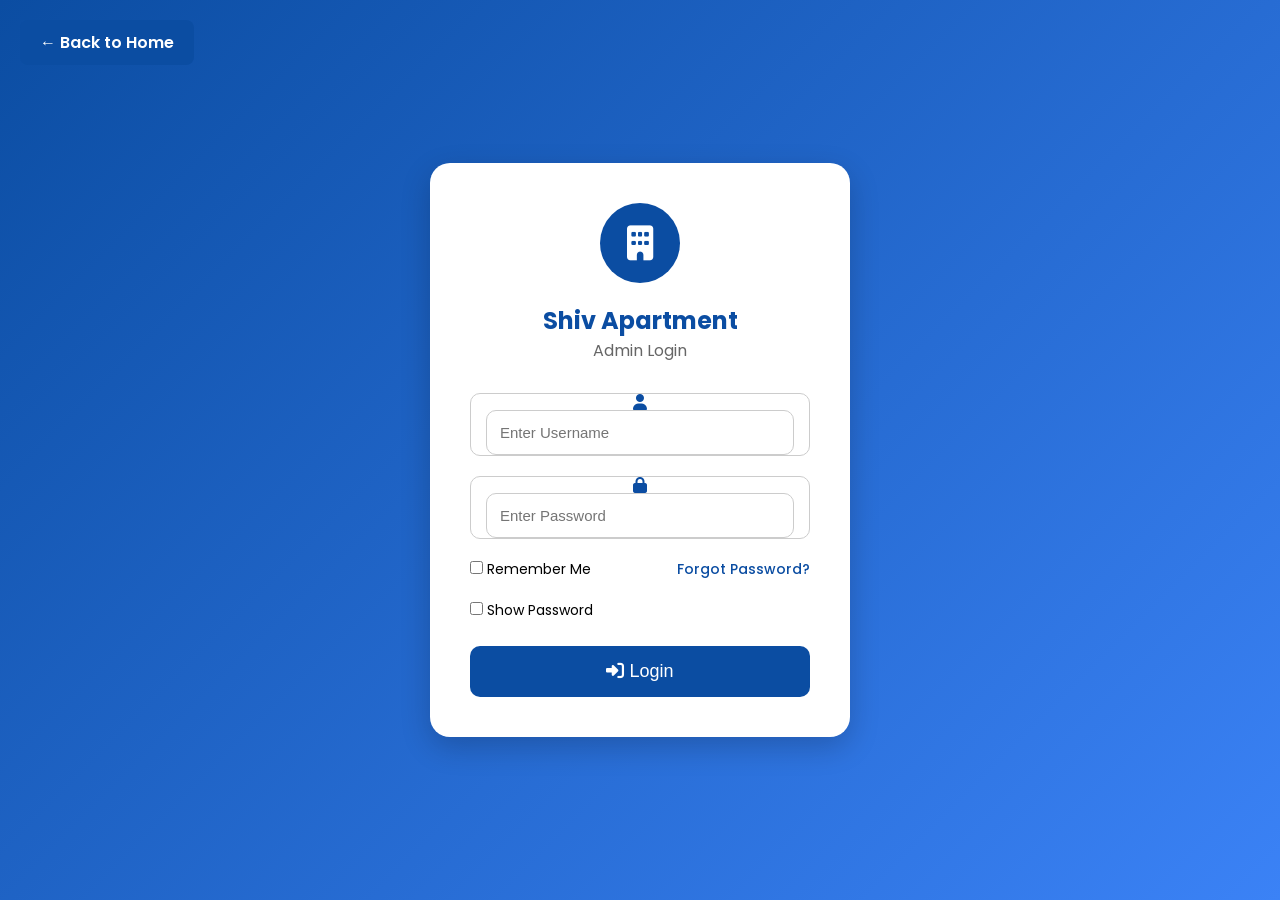
<file: pages/visitors.html>
<!DOCTYPE html>
<html lang="en">

<head>

    <meta charset="UTF-8">

    <meta name="viewport" content="width=device-width, initial-scale=1.0">

    <title>Visitors Management</title>

    <link rel="stylesheet" href="../css/style.css">
        <link rel="stylesheet" href="../css/responsive.css">

<link rel="stylesheet"
href="https://cdnjs.cloudflare.com/ajax/libs/font-awesome/6.7.2/css/all.min.css">
    <link href="https://fonts.googleapis.com/css2?family=Poppins:wght@300;400;500;600;700&display=swap" rel="stylesheet">

</head>

<body>

    <script>

if (sessionStorage.getItem("adminLoggedIn") !== "true") {

    window.location.href = "admin-login.html";

}

</script>

<div class="dashboard">

<!-- =========================
Visitors Menu Toggle
========================= -->

<button
type="button"
id="visitorMenuToggle"
class="menu-toggle">

<i class="fa-solid fa-bars"></i>

</button>

<!-- =========================
Professional Sidebar
========================= -->

<div class="sidebar">


    <div class="sidebar-header">

        <h2>
            🏢 Shiv Apartment
        </h2>

        <p>
            Admin Panel
        </p>

    </div>



    <ul>


        <li>
            <a href="dashboard.html">

                <i class="fa-solid fa-chart-line"></i>

                <span>
                    Dashboard
                </span>

            </a>
        </li>



        <li>
            <a href="residents.html">

                <i class="fa-solid fa-users"></i>

                <span>
                    Residents
                </span>

            </a>
        </li>



        <li>
            <a href="complaints.html">

                <i class="fa-solid fa-circle-exclamation"></i>

                <span>
                    Complaints
                </span>

            </a>
        </li>



        <li>
            <a href="maintenance.html">

                <i class="fa-solid fa-wallet"></i>

                <span>
                    Maintenance
                </span>

            </a>
        </li>



        <li>
            <a href="notice.html">

                <i class="fa-solid fa-bullhorn"></i>

                <span>
                    Notice Board
                </span>

            </a>
        </li>



        <li>
            <a href="events.html">

                <i class="fa-solid fa-calendar-days"></i>

                <span>
                    Events
                </span>

            </a>
        </li>



        <li>
            <a class="active" href="visitors.html">

                <i class="fa-solid fa-user-check"></i>

                <span>
                    Visitors
                </span>

            </a>
        </li>



        <li>
            <a href="../index.html" class="logout">

                <i class="fa-solid fa-right-from-bracket"></i>

                <span>
                    Logout
                </span>

            </a>
        </li>


    </ul>


</div>


<!-- Main Content -->
<div class="main-content">

<div class="page-header">

    <div>

        <h1>
            <i class="fa-solid fa-user-check"></i>
            Visitors Management
        </h1>

        <p>
            Register, monitor and manage society visitors efficiently.
        </p>

    </div>

</div>

<!-- =========================
Visitor Summary
========================= -->

<div class="visitor-summary">

    <div class="summary-card total">

        <h3>👥 Total Visitors</h3>

        <h2 id="totalVisitors">0</h2>

    </div>

    <div class="summary-card inside">

        <h3>🟢 Inside</h3>

        <h2 id="insideVisitors">0</h2>

    </div>

    <div class="summary-card outside">

        <h3>🔴 Outside</h3>

        <h2 id="outsideVisitors">0</h2>

    </div>

</div>

        <input
type="text"
id="searchVisitor"
placeholder="Search by Name, Mobile or Flat..."
class="search-box">

<!-- =========================
 Add Visitor
========================= -->

<div class="visitor-form">

<div class="form-header">

    <h2>

        <i class="fa-solid fa-user-plus"></i>

        Add Visitor

    </h2>

    <p>

        Register a visitor entering the society.

    </p>

</div>

            <div class="form-group">

                <input
                    type="text"
                    id="visitorName"
                    placeholder="Visitor Name">

                <input
                    type="text"
                    id="visitorMobile"
                    placeholder="Mobile Number">

            </div>

            <div class="form-group">

                <input
                    type="text"
                    id="visitorFlat"
                    placeholder="Flat Number">

                <select id="visitorPurpose">

                    <option value="">Select Purpose</option>
                    <option value="Guest">Guest</option>
                    <option value="Delivery">Delivery</option>
                    <option value="Courier">Courier</option>
                    <option value="Maintenance">Maintenance</option>
                    <option value="Other">Other</option>

                </select>

            </div>

            <div class="form-group">

                <input
                    type="datetime-local"
                    id="visitorInTime">

                <input
                    type="datetime-local"
                    id="visitorOutTime">

            </div>

<button
type="button"
id="saveVisitor">

<i class="fa-solid fa-floppy-disk"></i>

Save Visitor

</button>

        </div>

        <!-- =========================
        Visitors Table
        ========================= -->

<div class="visitor-table-container">
<div class="table-header">

    <h2>

        <i class="fa-solid fa-table-list"></i>

        Visitors List

    </h2>

</div>
            <table id="visitorTable" class="visitor-table">

                <thead>

                    <tr>

                        <th>ID</th>
                        <th>Name</th>
                        <th>Mobile</th>
                        <th>Flat</th>
                        <th>In Time</th>
                        <th>Out Time</th>
                        <th>Purpose</th>
                        <th>Status</th>
                        <th>Action</th>
                    </tr>

                </thead>

                <tbody id="visitorTableBody">

                </tbody>

            </table>

        </div>

    </div>

</div>

<!-- =========================
Visitor View Modal
========================= -->

<div id="visitorModal" class="modal">

    <div class="modal-content">

        <span id="closeVisitorModal" class="close">&times;</span>

<h2>

<i class="fa-solid fa-id-card"></i>

Visitor Details

</h2>
        <p><strong>ID:</strong> <span id="viewVisitorId"></span></p>

        <p><strong>Name:</strong> <span id="viewVisitorName"></span></p>

        <p><strong>Mobile:</strong> <span id="viewVisitorMobile"></span></p>

        <p><strong>Flat:</strong> <span id="viewVisitorFlat"></span></p>

        <p><strong>Purpose:</strong> <span id="viewVisitorPurpose"></span></p>

        <p><strong>In Time:</strong> <span id="viewVisitorInTime"></span></p>

        <p><strong>Out Time:</strong> <span id="viewVisitorOutTime"></span></p>

    </div>

</div>

<script src="../js/script.js"></script>

</body>

</html>
</file>
<file: css/style.css>
*{
    margin:0;
    padding:0;
    box-sizing:border-box;
}

body{
    font-family:'Poppins',sans-serif;
    overflow-x:hidden;
}

nav{
    background:#fff;
    height:80px;
    display:flex;
    justify-content:space-between;
    align-items:center;
    padding:0 50px;
    box-shadow:0 2px 10px rgba(0,0,0,.08);
}

/* =========================
   Home Menu Toggle
========================= */

.home-menu-toggle{

    display:none;
    align-items:center;
    justify-content:center;

    width:46px;
    height:46px;

    border:none;
    outline:none;

    border-radius:12px;

    background:linear-gradient(135deg,#0B4DA2,#1565C0);

    color:#fff;

    font-size:22px;

    cursor:pointer;

    transition:0.3s ease;

    box-shadow:0 6px 15px rgba(11,77,162,.25);

}

/* Hover */

.home-menu-toggle:hover{

    transform:translateY(-2px);

    box-shadow:0 10px 20px rgba(11,77,162,.35);

}

/* Click */

.home-menu-toggle:active{

    transform:scale(.95);

}

/* Icon */

.home-menu-toggle i{

    transition:.3s;

}

.home-menu-toggle:hover i{

    transform:rotate(90deg);

}

.logo{
    display:flex;
    align-items:center;
    font-size:28px;
    font-weight:700;
    color:#0B4DA2;
}

.logo i{
    margin-right:10px;
}

nav ul{
    display:flex;
    list-style:none;
}

nav ul li{
    margin:0 15px;
}

nav ul li a{
    text-decoration:none;
    color:#333;
    font-weight:500;
    transition:.3s;
}

nav ul li a:hover{
    color:#0B4DA2;
}

.active{
    color:#0B4DA2;
    font-weight:700;
}

.right{
    display:flex;
    align-items:center;
    gap:20px;
}

.right i{
    font-size:22px;
    color:#0B4DA2;
    cursor:pointer;
}

.profile{

    width:42px;
    height:42px;

    border-radius:50%;

    overflow:hidden;

    display:flex;
    align-items:center;
    justify-content:center;

    background:#0B4DA2;
    color:#fff;

    text-decoration:none;
}

.profile img{

    width:100%;
    height:100%;

    object-fit:cover;
}

.profile:hover{

    background:#083a7a;
    transform:scale(1.08);

}
.home-menu-toggle{

    display:none;

}

/* Hero Section */

.hero{

    height:550px;

    background:url("../images/hero.jpg");

    background-size:cover;

    background-position:center;

    display:flex;

    align-items:center;

    padding-left:80px;

    justify-content:space-between;
    padding-right:80px;

}

.hero-content{

    width:600px;

    color:white;

}

.hero-content h1{

    font-size:55px;

    margin-bottom:20px;

}

.hero-content p{

font-size:13px;
    line-height:30px;

    margin-bottom:30px;

}

.buttons{

    display:flex;

    gap:20px;

}

.btn1{

    background:#0B4DA2;

    color:white;

    text-decoration:none;

    padding:15px 35px;

    border-radius:8px;

}

.btn2{

    background:white;

    color:#0B4DA2;

    text-decoration:none;

    padding:15px 35px;

    border-radius:8px;

}

.announcement{

    width:350px;

    background:white;

    padding:25px;

    border-radius:15px;

    box-shadow:0 5px 20px rgba(0,0,0,.2);

}

.announcement h2{

    color:#0B4DA2;

    margin-bottom:20px;

}

.item{

    background:#f5f7fa;

    padding:15px;

    border-radius:10px;

    margin-bottom:15px;

    font-weight:500;

    cursor:pointer;

    transition:.3s;

}

.item:hover{

    background:#dbeafe;

}

/* Statistics Section */

.stats{

    width:90%;

    margin:50px auto;

    display:flex;

    justify-content:space-between;

    gap:20px;

}

.card{

    flex:1;

    background:white;

    text-align:center;

    padding:30px;

    border-radius:15px;

    box-shadow:0 5px 15px rgba(0,0,0,.1);

    transition:0.3s;

}

.card:hover{

    transform:translateY(-8px);

}

.card h2{

    font-size:40px;

    margin-bottom:15px;

}

.card h3{

    color:#0B4DA2;

    margin-bottom:10px;

}

.card p{

    color:#555;

}

/* Quick Actions */

.quick-actions h2{

    text-align:center;

    color:#0B4DA2;

    margin-bottom:30px;

    font-size:35px;

}

.action-container{

    display:flex;

    justify-content:center;

    flex-wrap:wrap;

    gap:25px;

}

.action-card{

    width:180px;

    background:white;

    padding:30px;

    text-align:center;

    border-radius:15px;

    box-shadow:0 5px 15px rgba(0,0,0,.1);

    transition:.3s;

    cursor:pointer;

    font-size:40px;

}

.action-card h3{

    margin-top:15px;

    font-size:18px;

    color:#333;

}

.action-card:hover{

    background:#0B4DA2;

    color:white;

    transform:translateY(-8px);

}

.action-card:hover h3{

    color:white;

}

/* Community Highlights */

.community{

    width:90%;

    margin:60px auto;

}

.community h2{

    text-align:center;

    font-size:35px;

    color:#0B4DA2;

    margin-bottom:35px;

}

.community-container{

    display:flex;

    justify-content:space-between;

    gap:20px;

}

.community-card{
    flex:1;
    background:white;
    padding:30px;
    border-radius:15px;
    text-align:center;
    box-shadow:0 5px 15px rgba(0,0,0,.1);
    transition:.3s;
}

.community-card h3{

    margin:15px 0;

    color:#0B4DA2;

    font-size:22px;

}

.community-card p{
    font-size:16px;
    line-height:1.6;
    color:#555;
}

.community-card:hover{

    transform:translateY(-8px);

    background:#0B4DA2;

    color:white;

}

.community-card:hover h3{

    color:white;

}

.community-card:hover p{

    color:white;

}

/* Need Help Section */

.help{

    width:90%;

    margin:60px auto;

    background:#0B4DA2;

    color:white;

    text-align:center;

    padding:60px 30px;

    border-radius:20px;

}

.help h2{

    font-size:40px;

    margin-bottom:20px;

}

.help p{

    font-size:18px;

    line-height:30px;

    margin-bottom:30px;

}

.help-btn{

    display:inline-block;

    background:white;

    color:#0B4DA2;

    text-decoration:none;

    padding:15px 35px;

    border-radius:8px;

    font-weight:bold;

    transition:.3s;

}

.help-btn:hover{

    background:#dbeafe;

    transform:scale(1.05);

}

/* Footer */

footer{

    background:#1d3557;

    color:white;

    margin-top:60px;

    padding:50px 80px 20px;

}

.footer-container{

    display:flex;

    justify-content:space-between;

    gap:40px;

}

.footer-box{

    flex:1;

}

.footer-box h2,
.footer-box h3{

    margin-bottom:20px;

}

.footer-box p{

    margin-bottom:12px;

    line-height:28px;

}

.footer-box ul{

    list-style:none;

}

.footer-box ul li{

    margin-bottom:12px;

}

.footer-box ul li a{

    color:white;

    text-decoration:none;

}

.footer-box ul li a:hover{

    color:#87CEEB;

}

footer hr{

    margin:30px 0 20px;

    border:1px solid rgba(255,255,255,.2);

}

.copyright{

    text-align:center;

    font-size:15px;

}

/* Professional Login */

.login{

    height:100vh;

    display:flex;

    justify-content:center;

    align-items:center;

    background:linear-gradient(135deg,#0B4DA2,#3b82f6);

}

.login-box{

    width:420px;

    background:white;

    padding:40px;

    border-radius:20px;

    text-align:center;

    box-shadow:0 10px 30px rgba(0,0,0,.2);

}

.login-logo{

    width:80px;

    height:80px;

    background:#0B4DA2;

    color:white;

    border-radius:50%;

    margin:auto;

    display:flex;

    justify-content:center;

    align-items:center;

    font-size:35px;

    margin-bottom:20px;

}

.login-box h1{

    color:#0B4DA2;

}

.login-box p{

    color:#666;

    margin-bottom:30px;

}

.input-box{

    display:flex;

    align-items:center;

    border:1px solid #ccc;

    border-radius:10px;

    margin-bottom:20px;

    padding:0 15px;

}

.input-box i{

    color:#0B4DA2;

}

.input-box input{

    width:100%;

    border:none;

    outline:none;

    padding:15px;

    font-size:16px;

}

.login-box button{

    width:100%;

    padding:15px;

    border:none;

    background:#0B4DA2;

    color:white;

    font-size:18px;

    border-radius:10px;

    cursor:pointer;

    transition:.3s;

}

.login-box button:hover{

    background:#083d82;

}


/* Back Button */

.back-btn{

    position:absolute;

    top:20px;

    left:20px;

    text-decoration:none;

    background:#0B4DA2;

    color:white;

    padding:10px 20px;

    border-radius:8px;

    font-weight:600;

}

.back-btn:hover{

    background:#083d82;

}

/* Login Options */

.login-options{

    display:flex;

    justify-content:space-between;

    align-items:center;

    margin-bottom:20px;

    font-size:14px;

}

.login-options a{

    text-decoration:none;

    color:#0B4DA2;

    font-weight:500;

}

.login-options a:hover{

    text-decoration:underline;

}

.show-password{

    text-align:left;

    margin-bottom:25px;

    font-size:14px;

}

.login-box button{

    transition:.3s;

}

.login-box button:hover{

    transform:translateY(-3px);

    box-shadow:0 8px 15px rgba(0,0,0,.2);

}

/* Dashboard */

.dashboard{

    display:flex;

    min-height:100vh;

}

.sidebar{

    width:250px;

    background:#0B4DA2;

    color:white;

    padding:30px;

}

.sidebar h2{

    margin-bottom:40px;

}

.sidebar ul{

    list-style:none;

}

.sidebar ul li{

    margin-bottom:20px;

}

.sidebar ul li a{

    color:white;

    text-decoration:none;

font-size:18px;
}

.sidebar ul li a:hover{

    color:#FFD700;

}

.main-content{

    flex:1;

    padding:40px;

    background:#f5f7fa;

}

.main-content h1{

    color:#0B4DA2;

    margin-bottom:10px;

}

/* Dashboard Cards */

.dashboard-cards{

    display:flex;

    flex-wrap:wrap;

    gap:25px;

    margin-top:40px;

}

.dashboard-card{

    width:250px;

    background:white;

    padding:25px;

    border-radius:15px;

    box-shadow:0 5px 15px rgba(0,0,0,.1);

    transition:.3s;

}

.dashboard-card:hover{

    transform:translateY(-8px);

}

.dashboard-card h3{

    color:#0B4DA2;

    margin-bottom:20px;

}

.dashboard-card h1{

    font-size:40px;

    margin-bottom:10px;

}

.dashboard-card p{

    color:#666;

}


/* Maintenance Page */

.maintenance-top{

display:flex;

justify-content:space-between;

margin:30px 0;

}


.maintenance-top input{

width:300px;

padding:12px;

border:1px solid #ccc;

border-radius:8px;

}

.maintenance-top button{

background:#0B4DA2;

color:white;

border:none;

padding:12px 25px;

border-radius:8px;

cursor:pointer;

}

.maintenance-top button:hover{

background:#083d82;

}

.maintenance-table{

width:100%;

border-collapse:collapse;

background:white;

box-shadow:0 5px 15px rgba(0,0,0,.1);

}

.maintenance-table th{

background:#0B4DA2;

color:white;

padding:15px;

}

.maintenance-table td{

padding:15px;

border-bottom:1px solid #ddd;

}

.maintenance-table tr:hover{

background:#f5f7fa;

}

/* Notice Page */

.notice-top{

display:flex;

justify-content:space-between;

margin:30px 0;

}

.notice-top input{

width:300px;

padding:12px;

border:1px solid #ccc;

border-radius:8px;

}

.notice-top button{

background:#0B4DA2;

color:white;

border:none;

padding:12px 25px;

border-radius:8px;

cursor:pointer;

}

.notice-top button:hover{

background:#083d82;

}

.notice-table{

width:100%;

border-collapse:collapse;

background:white;

box-shadow:0 5px 15px rgba(0,0,0,.1);

}

.notice-table th{

background:#0B4DA2;

color:white;

padding:15px;

}

.notice-table td{

padding:15px;

border-bottom:1px solid #ddd;

}

.notice-table tr:hover{

background:#f5f7fa;

}

/* =========================
Notice Summary Cards
========================= */

.notice-summary{

    display:grid;

    grid-template-columns:repeat(3,1fr);

    gap:20px;

    margin:25px 0;

}

.notice-summary .summary-card{

    background:white;

    padding:25px;

    border-radius:15px;

    display:flex;

    align-items:center;

    gap:20px;

    box-shadow:0 5px 15px rgba(0,0,0,0.08);

    transition:0.3s;

     background:linear-gradient(
        135deg,
        #ffffff,
        #f8fafc
    );

}

.notice-summary .summary-card:hover{

    transform:translateY(-5px);

    box-shadow:0 10px 25px rgba(0,0,0,0.15);

}

.notice-summary .summary-card i{

    width:55px;

    height:55px;

    display:flex;

    align-items:center;

    justify-content:center;

    border-radius:50%;

    font-size:25px;

    background:#0d6efd;

    color:white;

}

.notice-summary .summary-card p{

    margin:5px 0 0;

    color:#777;

    font-size:14px;

    font-weight:500;

}

/* Total Notices Card */

.notice-summary .summary-card:nth-child(1) i{

    background:#2563eb;

}

/* Today's Notices Card */

.notice-summary .summary-card:nth-child(2) i{

    background:#16a34a;

}

/* Recent Notices Card */

.notice-summary .summary-card:nth-child(3) i{

    background:#f97316;

}





/* =========================
Recent Complaints Dashboard
========================= */

.complaints-section{

    background:#fff;

    border-radius:18px;

    padding:25px;

    margin-top:30px;

    box-shadow:0 8px 20px rgba(0,0,0,.08);

}

#recentComplaintTable{

    width:100%;

    border-collapse:collapse;

}

#recentComplaintTable thead{

    background:#4f6fd5;

    color:#fff;

}

#recentComplaintTable th{

    padding:16px;

    text-align:left;

    font-weight:600;

}

#recentComplaintTable td{

    padding:16px;

    border-bottom:1px solid #ececec;

}

#recentComplaintTable tbody tr:hover{

    background:#f8faff;

}

/* =========================
Professional Header
========================= */

.top-header{

    display:flex;
    justify-content:space-between;
    align-items:center;
    gap:20px;
    background:#fff;
    padding:18px 25px;
    border-radius:15px;
    box-shadow:0 8px 20px rgba(0,0,0,.08);
    margin-bottom:25px;
    position:relative;
    overflow:visible;
}

.search-box{

    flex:1;
    max-width:420px;
    position:relative;

}

.search-box input{

    width:100%;
    padding:12px 18px 12px 45px;
    border:1px solid #ddd;
    border-radius:30px;
    font-size:15px;
    transition:.3s;

}

.search-box input:focus{

    border-color:#0B4DA2;
    outline:none;
    box-shadow:0 0 10px rgba(11,77,162,.2);

}

.search-box i{

    position:absolute;
    left:16px;
    top:50%;
    transform:translateY(-50%);
    color:#777;

}

.header-right{

    display:flex;
    align-items:center;
    gap:20px;

}

.current-date{

    font-size:15px;
    font-weight:600;
    color:#555;

}

.notification-icon{

    width:45px;
    height:45px;
    border-radius:50%;
    background:#f5f7fb;
    display:flex;
    justify-content:center;
    align-items:center;
    position:relative;
    cursor:pointer;
    transition:.3s;

}

.notification-icon:hover{

    background:#0B4DA2;
    color:#fff;

}

.notification-count{

    position:absolute;
    top:-5px;
    right:-5px;
    width:20px;
    height:20px;
    border-radius:50%;
    background:#ef4444;
    color:#fff;
    font-size:11px;
    display:flex;
    justify-content:center;
    align-items:center;
    font-weight:600;

}

.admin-profile{

    display:flex;
    align-items:center;
    gap:12px;
    cursor:pointer;

}

.admin-profile img{

    width:45px;
    height:45px;
    border-radius:50%;
    border:2px solid #0B4DA2;
    object-fit:cover;

}

.admin-profile span{

    font-weight:600;
    color:#333;

}

/* =========================
Notification Dropdown
========================= */

.notification-dropdown{

    position:absolute;
    top:55px;
    right:0;
    width:260px;
    background:#fff;
    border-radius:12px;
    box-shadow:0 10px 25px rgba(0,0,0,.15);
    padding:15px;
    display:none;

    z-index:99999;   /* 1000 ऐवजी हे ठेव */

}

.notification-dropdown h4{

    margin-bottom:12px;
    color:#0B4DA2;
    font-size:16px;

}

.notification-dropdown ul{

    list-style:none;
    padding:0;
    margin:0;

}

.notification-dropdown li{

    padding:10px 0;
    border-bottom:1px solid #eee;
    font-size:14px;
    color:#444;

}

.notification-dropdown li:last-child{

    border-bottom:none;

}

/* Sidebar Active */

.sidebar ul li a{

display:block;

padding:12px 15px;

border-radius:8px;

transition:.3s;

}

.sidebar ul li a i{

margin-right:10px;

}

.sidebar ul li a:hover{

background:rgba(255,255,255,.2);

}

.sidebar ul li a.active{

background:white;

color:#0B4DA2;

font-weight:bold;

}

/* Header */

.search-box{

display:flex;

align-items:center;

background:white;

padding:12px 18px;

border-radius:10px;

box-shadow:0 3px 10px rgba(0,0,0,.1);

width:320px;

}

.search-box input{

border:none;

outline:none;

margin-left:10px;

width:100%;

font-size:15px;

}

.header-right{

display:flex;

align-items:center;

gap:20px;

}

.notification{

    width:45px;

    height:45px;

    background:white;

    display:flex;

    justify-content:center;

    align-items:center;

    border-radius:50%;

    box-shadow:0 3px 10px rgba(0,0,0,.1);

    cursor:pointer;

    position:relative;

}

.notification i{

font-size:20px;

color:#0B4DA2;

}

.notification-count{

    position:absolute;

    top:-5px;

    right:-5px;

    width:20px;

    height:20px;

    background:red;

    color:white;

    border-radius:50%;

    display:flex;

    justify-content:center;

    align-items:center;

    font-size:12px;

    font-weight:bold;

}



.today-date{

font-weight:600;

color:#555;

}


/* =========================
Professional Welcome Card
========================= */

.welcome-card{

    position:relative;
    overflow:hidden;

    background:linear-gradient(135deg,#0B4DA2,#3B82F6);

    color:#fff;

    padding:35px;

    border-radius:18px;

    margin:25px 0;

    box-shadow:0 15px 35px rgba(11,77,162,.25);

}

.welcome-card::before{

    content:"";

    position:absolute;

    top:-60px;
    right:-60px;

    width:180px;
    height:180px;

    border-radius:50%;

    background:rgba(255,255,255,.12);

}

.welcome-card::after{

    content:"";

    position:absolute;

    bottom:-70px;
    left:-70px;

    width:200px;
    height:200px;

    border-radius:50%;

    background:rgba(255,255,255,.08);

}

.welcome-card h2{

    position:relative;

    font-size:30px;

    margin-bottom:12px;

    z-index:2;

}

.welcome-card p{

    position:relative;

    font-size:16px;

    line-height:1.8;

    color:#f5f5f5;

    z-index:2;

    max-width:700px;

}



/* =========================
   Profile Dropdown
========================= */

.admin-profile{

    position:relative;
    display:flex;
    align-items:center;
    gap:10px;
    cursor:pointer;

}

.profile-dropdown{

    position:absolute;
    top:60px;
    right:0;
    width:220px;
    background:#fff;
    border-radius:12px;
    box-shadow:0 10px 25px rgba(0,0,0,.15);
    display:none;
    overflow:hidden;
    z-index:9999;

}

.profile-dropdown a{

    display:block;
    padding:14px 18px;
    text-decoration:none;
    color:#333;
    transition:.3s;

}

.profile-dropdown a:hover{

    background:#f5f7fb;

}




/* =========================
   Status Button
========================= */

.status-btn{

    padding:6px 12px;

    border:none;

    border-radius:6px;

    cursor:pointer;

    font-size:14px;

    font-weight:500;

    background:#28a745;

    color:#fff;

    transition:0.3s;

}

.status-btn:hover{

    opacity:0.9;

}

/* =========================
Resident Modal
========================= */

.modal{

    display:none;

    position:fixed;

    top:0;

    left:0;

    width:100%;

    height:100%;

    background:rgba(0,0,0,0.5);

    z-index:999;

}

.modal-content{

    width:500px;
    max-width:92%;
    background:#fff;
    margin:40px auto;
    border-radius:18px;
    padding:30px;
    position:relative;
    animation:popup .35s ease;

    max-height:85vh;
    overflow-y:auto;

}

.close{

    position:absolute;

    right:15px;

    top:10px;

    font-size:28px;

    cursor:pointer;

}

/* =========================
Modal Scrollbar
========================= */

.modal-content::-webkit-scrollbar{

    width:8px;

}

.modal-content::-webkit-scrollbar-track{

    background:#f1f1f1;
    border-radius:10px;

}

.modal-content::-webkit-scrollbar-thumb{

    background:#99b7dd;
    border-radius:10px;

}

.modal-content::-webkit-scrollbar-thumb:hover{

    background:#083d82;

}

/* =========================
   Export Button
========================= */

.export-btn{

    background:#007bff;
    color:#fff;
    border:none;
    padding:10px 18px;
    border-radius:6px;
    cursor:pointer;
    font-size:15px;
    font-weight:500;
    margin-bottom:15px;
    transition:0.3s;

}

.export-btn:hover{

    background:#0056b3;

}


/* =========================
   Recent Activities
========================= */

.activity-list{
    display:flex;
    flex-direction:column;
    gap:15px;
}


.activity-item{

    display:flex;
    align-items:center;
    gap:20px;

    background:#f8fafc;

    padding:18px 22px;

    border-radius:16px;

    border-left:5px solid #1d4ed8;

    transition:.3s;

}


.activity-item:hover{

    transform:translateX(5px);

    box-shadow:0 8px 20px rgba(0,0,0,0.08);

}


/* Icon */

.activity-icon{

    width:55px;
    height:55px;

    border-radius:50%;

    background:#64748b;

    color:white;

    display:flex;

    align-items:center;
    justify-content:center;

    font-size:24px;

}


/* Content */

.activity-content h4{

    margin:0;

font-size:13px;
    color:#111827;

}


.activity-content p{

    margin-top:8px;

    color:#64748b;

    font-size:14px;

}

.activity-header{

    display:flex;
    justify-content:space-between;
    align-items:center;

    margin-bottom:20px;

}


.activity-header h2{

    margin:0;

}

#viewAllActivities{

    background:#2563eb;

    color:white;

    border:none;

    padding:8px 16px;

    border-radius:8px;

    cursor:pointer;

    font-weight:600;

    transition:.3s;

}


#viewAllActivities:hover{

    background:#1d4ed8;

    transform:translateY(-2px);

}

/* =========================
   Activity Table Fix
========================= */

.activity-modal{

    width:95%;

    max-width:1000px;

    overflow:hidden;

}


.table-container{

    width:100%;

    overflow-x:auto;

}


.activity-table{

    width:100%;

    min-width:700px;

    border-collapse:collapse;

}


.activity-table th{

    padding:14px;

    text-align:center;

    white-space:nowrap;

}


.activity-table td{

    padding:14px;

    text-align:center;

    vertical-align:middle;

}


/* Activity Column */

.activity-table td:nth-child(2){

    max-width:300px;

    white-space:normal;

    word-break:break-word;

}


/* =========================
   Activity Delete Button
========================= */

.activity-delete-btn{

    background:#dc3545;

    color:white;

    border:none;

    padding:8px 18px;

    border-radius:8px;

    cursor:pointer;

    font-size:14px;

    font-weight:600;

    letter-spacing:.3px;

    transition:.3s ease;

    display:inline-flex;

    align-items:center;

    justify-content:center;

    gap:6px;

    box-shadow:0 3px 8px rgba(220,53,69,0.25);

}


.activity-delete-btn:hover{

    background:#b91c1c;

    transform:translateY(-2px);

    box-shadow:0 5px 12px rgba(220,53,69,0.35);

}


.activity-delete-btn:active{

    transform:scale(.95);

}


/* Delete icon support */

.activity-delete-btn::before{

    content:"🗑️";

    font-size:14px;

}
/* =========================
Activity Colors
========================= */

.activity-resident{

    border-left:5px solid #2563eb;

}



.activity-maintenance{

    border-left:5px solid #16a34a;

}



.activity-complaint{

    border-left:5px solid #f97316;

}



.activity-notice{

    border-left:5px solid #9333ea;

}



.activity-flat{

    border-left:5px solid #4f46e5;

}



.activity-event{

    border-left:5px solid #ec4899;

}




.activity-default{

    border-left:5px solid #64748b;

}


/* Activity Types */


.activity-icon.maintenance{

    background:#16a34a;

}


.activity-icon.complaint{

    background:#dc2626;

}


.activity-icon.notice{

    background:#2563eb;

}


.activity-icon.resident{

    background:#9333ea;

}


.activity-icon.default{

    background:#64748b;

}
/* =========================
   Dashboard Layout
========================= */

.main-content{

    flex:1;
    padding:25px;
    background:#f5f7fb;
    min-height:100vh;

}

.welcome-text{

font-size:13px;
    font-weight:600;
    margin:20px 0 10px;

}

.welcome-card{

    background:linear-gradient(135deg,#4e73df,#224abe);
    color:#fff;
    padding:25px;
    border-radius:12px;
    margin-bottom:25px;
    box-shadow:0 5px 15px rgba(0,0,0,.15);

}

.welcome-card h2{

    margin-bottom:10px;

}

/* =========================
Professional Dashboard Cards
========================= */

.dashboard-cards{

    display:grid;
    grid-template-columns:repeat(auto-fit,minmax(250px,1fr));
    gap:25px;
    margin:30px 0;

}

.card{

    position:relative;
    overflow:hidden;
    background:#fff;
    border-radius:18px;
    padding:30px;
    box-shadow:0 8px 25px rgba(0,0,0,.08);
    transition:.35s;

}

.card:hover{

    transform:translateY(-8px);
    box-shadow:0 18px 35px rgba(0,0,0,.15);

}

.card::before{

    content:"";
    position:absolute;
    top:0;
    left:0;
    width:6px;
    height:100%;
    background:#4e73df;

}

.card-icon{

    width:65px;
    height:65px;
    border-radius:50%;
    background:#eef4ff;
    color:#4e73df;
    display:flex;
    justify-content:center;
    align-items:center;
    font-size:28px;
    margin-bottom:18px;

}

.card h3{

    color:#777;
    font-size:16px;
    margin-bottom:10px;

}

.card h2{

    font-size:34px;
    color:#222;

}

/* =========================
Gradient Dashboard Cards
========================= */

.dashboard-cards .card:nth-child(1){

    background:linear-gradient(135deg,#4e73df,#224abe);
    color:#fff;

}

.dashboard-cards .card:nth-child(2){

    background:linear-gradient(135deg,#1cc88a,#13855c);
    color:#fff;

}

.dashboard-cards .card:nth-child(3){

    background:linear-gradient(135deg,#e74a3b,#be2617);
    color:#fff;

}

.dashboard-cards .card h3,
.dashboard-cards .card h2{

    color:#fff;

}

.dashboard-cards .card .card-icon{

    background:rgba(255,255,255,.2);
    color:#fff;

}

.dashboard-cards .card::before{

    display:none;

}

/* =========================
Quick Actions
========================= */

.quick-actions{

    display:flex;
    gap:20px;
    flex-wrap:wrap;
    margin:30px 0;

}

.quick-actions button{

    flex:1;
    min-width:200px;
    border:none;
    background:#4e73df;
    color:#fff;
    padding:18px;
    border-radius:12px;
    font-size:16px;
    font-weight:600;
    cursor:pointer;
    transition:.3s;

}

.quick-actions button i{

    margin-right:10px;

}

.quick-actions button:hover{

    transform:translateY(-5px);
    box-shadow:0 10px 25px rgba(0,0,0,.15);

}

/* =========================
Notification Card
========================= */

.notification-card{

    margin-top:30px;
    background:#fff;
    padding:25px;
    border-radius:18px;
    box-shadow:0 8px 20px rgba(0,0,0,.08);

}

.notification-card h2{

    margin-bottom:20px;
    color:#333;

}

.notification-card ul{

    list-style:none;
    margin:0;
    padding:0;

}

.notification-card li{

    display:flex;
    align-items:center;
    gap:12px;
    padding:15px 0;
    border-bottom:1px solid #eee;
    font-size:15px;

}

.notification-card li:last-child{

    border-bottom:none;

}

.notification-card i{

    width:40px;
    height:40px;
    border-radius:50%;
    background:#eef4ff;
    color:#4e73df;
    display:flex;
    justify-content:center;
    align-items:center;

}

/* =========================
System Status
========================= */

.system-status{

    display:grid;
    grid-template-columns:repeat(auto-fit,minmax(220px,1fr));
    gap:20px;
    margin-top:30px;

}

.status-card{

    background:#fff;
    border-radius:18px;
    padding:25px;
    text-align:center;
    box-shadow:0 8px 20px rgba(0,0,0,.08);
    transition:.3s;

}

.status-card:hover{

    transform:translateY(-6px);

}

.status-card h3{

    margin-bottom:15px;
    color:#555;

}

.status-card p{

    font-size:24px;
    font-weight:700;
    color:#4e73df;

}

/* =========================
Current Time
========================= */

.current-time{

    background:#4e73df;
    color:#fff;
    padding:10px 18px;
    border-radius:10px;
    font-size:15px;
    font-weight:600;
    letter-spacing:1px;

}

/* =========================
Circular Progress Cards
========================= */

.progress-section{

    display:grid;
    grid-template-columns:repeat(auto-fit,minmax(250px,1fr));
    gap:25px;
    margin-top:35px;

}

.progress-card{

    background:#fff;
    padding:30px;
    border-radius:18px;
    text-align:center;
    box-shadow:0 8px 20px rgba(0,0,0,.08);

}

.circle{

    width:140px;
    height:140px;
    margin:auto;
    border-radius:50%;

    display:flex;
    justify-content:center;
    align-items:center;

    font-size:28px;
    font-weight:700;
    color:#333;

    background:
    conic-gradient(#4e73df 0deg,#4e73df 0deg,#e9ecef 0deg);

}

.progress-card h3{

    margin-top:20px;
    color:#555;

}

/* =========================
Overview Banner
========================= */

.overview-banner{

    display:grid;
    grid-template-columns:repeat(auto-fit,minmax(220px,1fr));
    gap:20px;
    margin:30px 0;

}

.overview-item{

    background:linear-gradient(135deg,#4e73df,#224abe);
    color:#fff;
    padding:25px;
    border-radius:18px;
    text-align:center;
    box-shadow:0 8px 20px rgba(0,0,0,.1);

}

.overview-item h4{

    font-size:16px;
    margin-bottom:10px;
    opacity:.9;

}

.overview-item h2{

    font-size:34px;

}




/* =========================
Professional Chart Cards
========================= */

.chart-card{

    background:#fff;

    border-radius:20px;

    padding:25px;

    margin:25px 0;

    margin-top:30px;

    box-shadow:0 8px 25px rgba(0,0,0,.08);

    transition:.35s ease;

    height:420px;
}

#residentChart,
#statusChart{

    width:100% !important;

    height:320px !important;

}

/* =========================
Resident Charts
========================= */

.charts-container{

    display:grid;

    grid-template-columns:repeat(2,1fr);

    gap:25px;

    margin-top:30px;

}


.chart-card:hover{

    transform:translateY(-6px);

    box-shadow:0 15px 35px rgba(0,0,0,.15);

}

/* =========================
   Maintenance Page
========================= */

.maintenance-container{

    display:grid;
    grid-template-columns:300px 1fr;
    gap:20px;
    margin-top:20px;

}

.maintenance-form{
    background: #fff;
    padding: 25px;
    border-radius: 15px;
    box-shadow: 0 10px 25px rgba(0,0,0,0.08);
    margin-bottom: 30px;
}
.maintenance-table{

    background:#fff;
    padding:20px;
    border-radius:12px;
    box-shadow:0 3px 10px rgba(0,0,0,.1);

}

.maintenance-form h2{
    margin-bottom: 20px;
    color: #224abe;
}
.maintenance-table h2{

    margin-bottom:15px;

}

.maintenance-form .form-group{
    display: flex;
    gap: 12px;
    flex-wrap: wrap;
    align-items: center;
}

.maintenance-form input,
.maintenance-form select{
    flex: 1;
    min-width: 180px;
    padding: 12px 15px;
    border: 1px solid #ddd;
    border-radius: 8px;
    font-size: 15px;
    outline: none;
    transition: 0.3s;
}

.maintenance-form input:focus,
.maintenance-form select:focus{
    border-color: #4e73df;
    box-shadow: 0 0 8px rgba(78,115,223,0.2);
}



#saveMaintenance{
    margin-top: 18px;
    width: 220px;         
    padding: 12px 20px;
    background: #4e73df;
    color: white;
    border: none;
    border-radius: 8px;
    font-size: 15px;
    font-weight: 600;
    cursor: pointer;
    transition: 0.3s;
}

#saveMaintenance:hover{
    background: #224abe;
    transform: translateY(-2px);
}

#maintenanceTable{

    width:100%;
    border-collapse:collapse;
    margin-top:15px;

}

#maintenanceTable th,
#maintenanceTable td{

    border:1px solid #ddd;
    padding:10px;
    text-align:center;

}

#maintenanceTable th{

    background:#4e73df;
    color:white;

}

#searchMaintenance{

    width:100%;
    padding:10px;
    margin-top:10px;
    border:1px solid #ccc;
    border-radius:6px;

}

/* =========================
Professional Maintenance Summary
========================= */

.maintenance-summary{

    display:grid;

    grid-template-columns:repeat(auto-fit,minmax(220px,1fr));

    gap:20px;

    margin:30px 0;

}

.summary-card{

    position:relative;
    overflow:hidden;

    border-radius:18px;
    padding:25px;

    color:#fff;
    text-align:center;

    backdrop-filter:blur(12px);

    border:1px solid rgba(255,255,255,.25);

    box-shadow:0 12px 30px rgba(0,0,0,.18);

    transition:.35s ease;

    cursor:pointer;

}

.summary-card:hover{

    transform:translateY(-10px) scale(1.03);

    box-shadow:0 20px 40px rgba(0,0,0,.25);

}


.summary-badge{

    display:inline-block;

    margin-top:12px;

    padding:6px 14px;

    border-radius:30px;

    background:#ffffff;

    color:#000;

    border:2px solid red;

    font-size:14px;

    font-weight:600;

}


/* Dashboard Maintenance Summary */

/* Total Collection */

.maintenance-summary .summary-card.income::before{

    background:linear-gradient(180deg,#22c55e,#15803d);

}


/* Pending */

.maintenance-summary .summary-card.pending::before{

    background:linear-gradient(180deg,#fbbf24,#d97706);

}


/* Paid */

.maintenance-summary .summary-card.paid::before{

    background:linear-gradient(180deg,#3b82f6,#1d4ed8);

}


/* Unpaid */

.maintenance-summary .summary-card.unpaid::before{

    background:linear-gradient(180deg,#ef4444,#b91c1c);

}

/* Total */

.complaint-summary .summary-card.total{
    background:linear-gradient(135deg,#2563eb,#1d4ed8);
}

/* Pending */

.complaint-summary .summary-card.pending{
    background:linear-gradient(135deg,#f59e0b,#d97706);
}

/* In Progress */

.complaint-summary .summary-card.progress{
    background:linear-gradient(135deg,#8b5cf6,#6d28d9);
}

/* Solved */

.complaint-summary .summary-card.solved{
    background:linear-gradient(135deg,#10b981,#059669);
}



.complaint-summary .summary-card h2{

    margin-top:8px;

    color:#111827;

    font-size:32px;

    font-weight:700;

}

.maintenance-summary .summary-card h2{

    margin:0;

    color:#111827;

    font-size:34px;

    font-weight:700;

    letter-spacing:.5px;

}
/* =========================
   Recent Maintenance
========================= */

.recent-maintenance{

    margin-top:30px;

    background:#fff;

    padding:25px;

    border-radius:15px;

    box-shadow:0 5px 15px rgba(0,0,0,0.08);

}

.recent-maintenance h2{

    margin-bottom:20px;

    color:#333;

}

#recentMaintenanceTable{

    width:100%;

    border-collapse:collapse;

}

#recentMaintenanceTable th{

    background:#4e73df;

    color:#fff;

    padding:14px;

    text-align:left;

}

#recentMaintenanceTable td{

    padding:14px;

    border-bottom:1px solid #ddd;

}

#recentMaintenanceTable tr:hover{

    background:#f8f9fc;

}

/* =========================
   Maintenance Status Badges
========================= */

.paid-badge{

    display: inline-block;
    background: #28a745;
    color: white;
    padding: 6px 14px;
    border-radius: 30px;
    font-size: 13px;
    font-weight: 600;
    text-align: center;

}

.pending-badge{

    display: inline-block;
    background: #ff9800;
    color: white;
    padding: 6px 14px;
    border-radius: 30px;
    font-size: 13px;
    font-weight: 600;
    text-align: center;
}

/* =========================
   Maintenance Table
========================= */

#maintenanceTable{

    width: 100%;
    border-collapse: collapse;
    margin-top: 25px;
    background: #fff;
    border-radius: 12px;
    overflow: hidden;
    box-shadow: 0 10px 25px rgba(0,0,0,0.08);

}

#maintenanceTable thead{

    background: linear-gradient(135deg,#4e73df,#224abe);
    color: white;

}

#maintenanceTable th{

    padding: 16px;
    text-align: left;
    font-size: 15px;
    font-weight: 600;

}

#maintenanceTable td{

    padding: 15px;
    border-bottom: 1px solid #eee;
    transition: 0.3s;

}

#maintenanceTable tbody tr{

    transition: 0.3s;

}

#maintenanceTable tbody tr:hover{

    background: #f8f9ff;
    transform: scale(1.01);

}

/* =========================
   Compact Professional Action Buttons
========================= */

.action-buttons{

    display:flex;
    flex-direction:column;
    gap:5px;
    align-items:center;

}


.action-buttons button{

    width:75px;
    height:28px;

    padding:4px 6px;

    font-size:11px;

}


/* Hover Animation */

.action-buttons button:hover{

    transform:translateY(-2px);

    box-shadow:0 5px 12px rgba(0,0,0,.2);

}


/* Click Effect */

.action-buttons button:active{

    transform:scale(.95);

}



/* ======================
   View Button
====================== */

.view-btn{

    background:linear-gradient(135deg,#0d6efd,#0b5ed7);
    color:white;

}


.view-btn:hover{

    background:linear-gradient(
        135deg,
        #084298,
        #0d6efd
    );

}



/* ======================
   Edit Button
====================== */

.edit-btn{

    background:linear-gradient(135deg,#ffc107,#ff9800);
    color:#222;

}


.edit-btn:hover{

    background:linear-gradient(
        135deg,
        #ff9800,
        #ffc107
    );

}



/* ======================
   Delete Button
====================== */

.delete-btn{

    background:linear-gradient(135deg,#dc3545,#b21f2d);
    color:white;

}


.delete-btn:hover{

    background:linear-gradient(
        135deg,
        #9b1c31,
        #dc3545
    );

}

/* =========================
   Receipt Button
========================= */

.receipt-btn{

    background:linear-gradient(
        135deg,
        #198754,
        #0f5132
    );

    color:white;

    box-shadow:0 4px 10px rgba(25,135,84,.35);

}


.receipt-btn:hover{

    background:linear-gradient(
        135deg,
        #157347,
        #0a3622
    );

    transform:translateY(-2px);

    box-shadow:0 6px 15px rgba(25,135,84,.45);

}



/* =========================
Professional Receipt Modal
========================= */

.receipt-box{

    width:380px;
    background:#fff;
    color:#000;
    padding:25px;
    border-radius:12px;
    margin:auto;
    box-sizing:border-box;
    font-family:'Poppins',sans-serif;

}

.receipt-logo{

    width:100px;

    height:auto;

}


#receiptContent{

    width:380px;
    margin:0 auto;
    border:2px solid #0B4DA2;
    border-radius:12px;
    padding:25px;
    background:#ffffff;
    box-sizing:border-box;

}

#receiptContent img{

    width:85px;
    margin-bottom:10px;

}

#receiptContent h2{

    color:#0B4DA2;
    font-size:30px;
    margin-bottom:8px;
    letter-spacing:1px;

}

#receiptContent h3{

    margin:15px 0;

}

.receipt-address{

    font-size:14px;
    color:#555;
    line-height:1.7;
    text-align:center;
    max-width:420px;
    margin:10px auto;
    font-weight:500;

}
.receipt-contact{

    font-size:15px;
    color:#0B4DA2;
    font-weight:600;
    text-align:center;
    margin:8px 0;

}
.receipt-email{

    font-size:15px;
    color:#0B4DA2;
    font-weight:600;
    text-align:center;
    margin:8px 0 18px;

}

.receipt-heading{

    background:#0B4DA2;
    color:#fff !important;
    padding:10px;
    border-radius:6px;
    text-align:center;
    margin:20px 0;

}

#receiptContent p{

    display:block;
    padding:10px 0;
    margin:0;
    font-size:16px;
    border-bottom:1px dashed #ddd;
    line-height:1.8;

}

#receiptContent p span{

    float:right;
    font-weight:600;

}

#receiptContent p b{

    color:#222;

}

#paidStamp{

    background:#28a745;
    color:#fff !important;
    padding:6px 15px;
    border-radius:25px;
    font-size:13px !important;
    letter-spacing:1px;

}

#qrcode{

    margin:20px auto;
    width:120px;
    height:120px;

}

.qr-text{

    text-align:center;
    color:#666;
font-size:13px;
    margin-top:8px;

}

#qrcode img{

    width:120px !important;
    height:120px !important;

}

#receiptContent hr{

    border:none;
    border-top:1px solid #ddd;
    margin:20px 0;

}

#receiptContent center:last-child h3{

    color:#0B4DA2;
    margin-bottom:8px;

}

#receiptContent center:last-child p{

    display:block;
    border:none;
    color:#666;
font-size:13px;

text-align:center;

}

/* =========================
Receipt Buttons
========================= */

.receipt-buttons{

    display:flex;
    justify-content:center;
    align-items:center;
    gap:15px;
    margin-top:25px;
    flex-wrap:wrap;

}

.receipt-buttons button{

    border:none;
    outline:none;
    padding:12px 24px;
    border-radius:8px;
    font-size:15px;
    font-weight:600;
    color:#fff;
    cursor:pointer;
    transition:.3s ease;
    display:flex;
    align-items:center;
    justify-content:center;
    gap:8px;
    min-width:180px;

}

/* Print Button */

#printReceipt{

    background:#0B4DA2;

}

#printReceipt:hover{

    background:#08397a;
    transform:translateY(-3px);
    box-shadow:0 6px 15px rgba(11,77,162,.35);

}

/* Download Button */

#downloadReceipt{

    background:#28a745;

}

#downloadReceipt:hover{

    background:#1f7d34;
    transform:translateY(-3px);
    box-shadow:0 6px 15px rgba(40,167,69,.35);

}



/* =========================
   Import Maintenance
========================= */

#importMaintenance{

    margin-top: 15px;
    display: block;

}

.import-btn{

    margin-top: 10px;
    background: #fd7e14;
    color: white;
    border: none;
    padding: 12px 20px;
    border-radius: 8px;
    font-size: 15px;
    font-weight: 600;
    cursor: pointer;
    transition: 0.3s;

}

.import-btn:hover{

    background: #e66a00;
    transform: translateY(-2px);

}

@media print{

    #receiptContent{

        width:100%;
        border:2px solid #0B4DA2;
        box-shadow:none;
        background:#fff;

    }

    .receipt-buttons,
    #closeReceipt{

        display:none !important;

    }

}

@keyframes receiptZoom{

    from{

        transform:scale(.8);
        opacity:0;

    }

    to{

        transform:scale(1);
        opacity:1;

    }

}

/* =========================
Maintenance Month Filter
========================= */

.maintenance-filter{

    display: flex;
    align-items: center;
    gap: 15px;

    margin: 20px 0;

}

.maintenance-filter label{

    font-size: 16px;
    font-weight: 600;
    color: #333;

}

.maintenance-filter input{

    width: 220px;

    padding: 10px 14px;

    border: 2px solid #ddd;
    border-radius: 10px;

    font-size: 15px;

    transition: 0.3s;

    background: #fff;

}

.maintenance-filter input:focus{

    outline: none;

    border-color: #4e73df;

    box-shadow: 0 0 10px rgba(78,115,223,0.25);

}

/* =========================
Monthly Maintenance Chart
========================= */

.chart-card h2{

    margin-bottom:20px;

    color:#333;

    font-size:17px;

    font-weight:600;

}

#maintenanceChart,
#maintenanceTrendChart{

    width:100% !important;

    height:350px !important;

}





/* =========================
Dashboard Monthly Charts
========================= */

.dashboard-chart-row{

    display:grid;

    grid-template-columns:repeat(2,1fr);

    gap:25px;

    width:100%;

}

.dashboard-chart-row .chart-card{

    margin:0;

}

/* =========================
Maintenance Status Badge
========================= */

.paid-badge{

    display: inline-block;

    background: #198754;

    color: white;

    padding: 6px 14px;

    border-radius: 20px;

    font-size: 13px;

    font-weight: 600;

    text-align: center;

    min-width: 80px;

}

.pending-badge{

    display: inline-block;

    background: #dc3545;

    color: white;

    padding: 6px 14px;

    border-radius: 20px;

    font-size: 13px;

    font-weight: 600;

    text-align: center;

    min-width: 80px;

}

/* =========================
   Side By Side Charts
========================= */


.charts-row{

    display:grid;

    grid-template-columns: repeat(2, 1fr);

    gap:25px;

    margin-top:20px;

}



.chart-card{

    background:white;

    padding:20px;

    border-radius:15px;

    box-shadow:0 5px 15px rgba(0,0,0,0.1);

}



.chart-card canvas{

    width:100% !important;

    height:300px !important;

}

/* =========================
Maintenance Analytics Cards
========================= */

.analytics-cards{

    display:grid;

    grid-template-columns:repeat(auto-fit,minmax(220px,1fr));

    gap:20px;

    margin:25px 0;

}

.analytics-card{

    background:#ffffff;

    padding:25px;

    border-radius:16px;

    text-align:center;

    box-shadow:0 8px 20px rgba(0,0,0,0.08);

    transition:0.3s;

    border-left:6px solid #4e73df;

}

.analytics-card:hover{

    transform:translateY(-6px);

    box-shadow:0 12px 25px rgba(0,0,0,0.15);

}

.analytics-card h3{

font-size:13px;

    color:#555;

    margin-bottom:12px;

}

.analytics-card h2{

    font-size:32px;

    color:#4e73df;

    font-weight:700;

}






/* =========================
   Notice Page
========================= */

.notice-form{

    background:#fff;
    padding:30px;
    margin-top:30px;
    border-radius:15px;
    box-shadow:0 8px 25px rgba(0,0,0,.08);

}

.notice-form h2{

    color:#0B4DA2;
    margin-bottom:25px;

}


.notice-form .form-group{

    display:grid;
    grid-template-columns:repeat(2,1fr);
    gap:20px;
    margin-bottom:20px;

}

.notice-form .input-box{

    display:flex;
    flex-direction:column;

}

.notice-form label{

    font-weight:600;
    margin-bottom:8px;
    color:#333;

}

.notice-form input,
.notice-form textarea{

    width:100%;
    padding:14px;
    border:1px solid #ddd;
    border-radius:10px;
    font-size:15px;
    font-family:'Poppins',sans-serif;
    transition:.3s;

}

.notice-form input:focus,
.notice-form textarea:focus{

    border-color:#0B4DA2;
    outline:none;
    box-shadow:0 0 8px rgba(11,77,162,.2);

}

.notice-form textarea{

    resize:none;

}

#saveNotice{

    background:#224abe;
    color:#fff;
    border:none;
    padding:12px 28px;
    border-radius:8px;
    font-size:15px;
    font-weight:600;
    cursor:pointer;
    transition:.3s;

}

#saveNotice:hover{

    background:#1a3ca8;
    transform:translateY(-2px);

}

/* =========================
Notice Table
========================= */

.table-container{

    background:#fff;
    margin-top:30px;
    padding:25px;
    border-radius:15px;
    box-shadow:0 8px 25px rgba(0,0,0,.08);

}

.table-container h2{

    color:#0B4DA2;
    margin-bottom:20px;

}

.notice-table{

    width:100%;
    border-collapse:collapse;

}

.notice-table thead{

    background:#0B4DA2;
    color:#fff;

}

.notice-table th{

    padding:15px;
    text-align:center;
    font-weight:600;

}

.notice-table td{

    padding:15px;
    text-align:center;
    border-bottom:1px solid #eee;

}

.notice-table tbody tr{

    transition:.3s;

}

.notice-table tbody tr:hover{

    background:#f5f9ff;

}

/* =========================
   Notice Buttons
========================= */

.notice-table .view-btn,
.notice-table .edit-btn,
.notice-table .delete-btn{

    border:none;
    color:#fff;
    padding:8px 14px;
    border-radius:8px;
    cursor:pointer;
    font-size:14px;
    font-weight:600;
    margin:0 4px;
    transition:.3s;

}

.notice-table .view-btn{

    background:#17a2b8;

}

.notice-table .edit-btn{

    background:#ffc107;
    color:#000;

}

.notice-table .delete-btn{

    background:#dc3545;

}

.notice-table button:hover{

    transform:translateY(-2px);

}
/* =========================
   Notice Modal
========================= */

#noticeModal{

    display:none;
    position:fixed;
    inset:0;
    background:rgba(0,0,0,.5);
    z-index:999;

}

#noticeModal .modal-content{

    background:#fff;
    width:500px;
    max-width:90%;
    margin:80px auto;
    padding:25px;
    border-radius:12px;
    position:relative;
    animation:popup .3s ease;

}

#noticeModal h2{

    color:#224abe;
    margin-bottom:20px;

}

#noticeModal p{

    margin:12px 0;
    font-size:16px;

}

#closeNoticeModal{

    position:absolute;
    top:15px;
    right:20px;
    font-size:28px;
    cursor:pointer;

}

@keyframes popup{

    from{

        transform:scale(.8);
        opacity:0;

    }

    to{

        transform:scale(1);
        opacity:1;

    }

}


/* =========================
Flat Management
========================= */

.flat-container{

    background:#fff;
    padding:25px;
    border-radius:15px;
    box-shadow:0 5px 20px rgba(0,0,0,.08);
    margin-bottom:25px;

}

.flat-summary{

    display:grid;

    grid-template-columns:repeat(auto-fit,minmax(250px,1fr));

    gap:25px;

    margin:30px 0;

}

.flat-container h2{

    color:#0B4DA2;
    margin-bottom:20px;

}

/* =========================
Save Flat Button
========================= */

#saveFlat{

    width:100%;

    margin-top:20px;

    padding:14px 20px;

    border:none;

    border-radius:12px;

    background:linear-gradient(135deg,#2563eb,#1d4ed8);

    color:#fff;

    font-size:16px;

    font-weight:600;

    letter-spacing:.5px;

    cursor:pointer;

    transition:.3s ease;

    box-shadow:0 8px 20px rgba(37,99,235,.30);

}

#saveFlat:hover{

    transform:translateY(-3px);

    box-shadow:0 12px 25px rgba(37,99,235,.45);

    background:linear-gradient(135deg,#1d4ed8,#1e40af);

}

#saveFlat:active{

    transform:scale(.98);

}

#saveFlat i{

    margin-right:8px;

}


/* =========================
Flat Analytics
========================= */

.flat-analytics{

    display:grid;

    grid-template-columns:repeat(auto-fit,minmax(280px,1fr));

    gap:25px;

    margin:30px 0;

}

.progress-card{

    background:#fff;

    border-radius:20px;

    padding:30px;

    text-align:center;

    box-shadow:0 10px 30px rgba(0,0,0,.08);

    transition:.3s;

}

.progress-card:hover{

    transform:translateY(-8px) scale(1.03);

    box-shadow:0 18px 35px rgba(0,0,0,.15);

}

.progress-circle{

    position:relative;

    width:120px;

    height:120px;

    margin:auto;

}

.progress-circle svg{

    transform:rotate(-90deg);

}

.progress-bg{

    fill:none;

    stroke:#e5e7eb;

    stroke-width:10;

}

.progress-fill{

    fill:none;

    stroke:#2563eb;

    stroke-width:10;

    stroke-linecap:round;

    stroke-dasharray:314;

    stroke-dashoffset:314;

    transition:1s ease;

}

.progress-text{

    position:absolute;

    top:50%;

    left:50%;

    transform:translate(-50%,-50%);

    font-size:24px;

    font-weight:700;

    color:#111827;

}
.progress-card h3{

    margin-top:18px;

    font-size:17px;

    font-weight:600;

    color:#374151;

}


/* =========================
Dashboard Widgets
========================= */

.dashboard-widgets{

    display:grid;

    grid-template-columns:repeat(3,1fr);

    gap:25px;

    margin:30px 0;

}

.widget-card{

    background:#fff;

    border-radius:18px;

    padding:22px;

    box-shadow:0 10px 25px rgba(0,0,0,.08);

    transition:.3s;

}

.widget-card:hover{

    transform:translateY(-6px);

    box-shadow:0 18px 35px rgba(0,0,0,.15);

}

.widget-card h3{

    margin-bottom:18px;

    color:#1e3a8a;

    font-size:20px;

    font-weight:600;

    border-bottom:2px solid #f1f5f9;

    padding-bottom:10px;

}

.widget-card ul{

    list-style:none;

    padding:0;

    margin:0;

}

.widget-card ul li{

    padding:12px 0;

    border-bottom:1px solid #ececec;

    color:#444;

    font-size:15px;

}

.widget-card ul li:last-child{

    border-bottom:none;

}

/* =========================
Dashboard Progress Analytics
========================= */

.progress-dashboard{

    display:grid;

    grid-template-columns:repeat(3,1fr);

    gap:25px;

    margin:30px 0;

}


.progress-card{

    background:#ffffff;

    padding:25px;

    border-radius:20px;

    text-align:center;

    box-shadow:0 10px 25px rgba(0,0,0,.08);

    transition:.3s;

}


.progress-card:hover{

    transform:translateY(-5px);

}


.progress-circle{

    position:relative;

    width:120px;

    height:120px;

    margin:auto;

}


.progress-circle svg{

    transform:rotate(-90deg);

}


.progress-bg{

    fill:none;

    stroke:#e5e7eb;

    stroke-width:12;

}


.progress-fill{

    fill:none;

    stroke-width:12;

    stroke-linecap:round;

    stroke-dasharray:314;

    stroke-dashoffset:314;

    transition:stroke-dashoffset 1.5s ease;

}

#paidCircle{

    stroke:#22c55e;

}

#collectionCircle{

    stroke:#3b82f6;

}

#complaintCircle{

    stroke:#f97316;

}


.progress-text{

    position:absolute;

    top:50%;

    left:50%;

    transform:translate(-50%,-50%);

    font-size:22px;

    font-weight:700;

    color:#1f2937;

}


.progress-card h3{

    margin-top:20px;

    font-size:17px;

    font-weight:600;

}


/* =========================
Flat Form
========================= */

.flat-form{

    display:grid;
    grid-template-columns:repeat(auto-fit,minmax(220px,1fr));
    gap:15px;
    margin-bottom:25px;

}

.flat-form input,
.flat-form select{

    padding:12px 15px;
    border:1px solid #ddd;
    border-radius:8px;
    font-size:15px;
    outline:none;
    transition:.3s;

}

.flat-form input:focus,
.flat-form select:focus{

    border-color:#0B4DA2;
    box-shadow:0 0 8px rgba(11,77,162,.2);

}

.flat-form button{

    background:#0B4DA2;
    color:#fff;
    border:none;
    border-radius:8px;
    cursor:pointer;
    padding:12px;
    font-size:15px;
    font-weight:600;
    transition:.3s;

}

.flat-form button:hover{

    background:#08397b;

}

/* =========================
Search Box
========================= */

#searchFlat{

    width:100%;

    padding:12px 15px;

    border:1px solid #ddd;

    border-radius:12px;

    font-size:15px;

    flex:2;

}

#searchFlat:focus{

    outline:none;
    border-color:#0B4DA2;

}


/* =========================
Flat Filters
========================= */

.flat-filters{

    display:flex;

    gap:15px;

    flex-wrap:wrap;

    margin:25px 0;

    align-items:center;

}

.flat-filters input,
.flat-filters select{

    flex:1;

    min-width:220px;

    padding:12px 16px;

    border:1px solid #ddd;

    border-radius:12px;

    font-size:15px;

    outline:none;

    transition:.3s;

    background:#fff;

}

.flat-filters input:focus,
.flat-filters select:focus{

    border-color:#2563eb;

    box-shadow:0 0 0 3px rgba(37,99,235,.15);

}

#resetFlatFilters{

    padding:12px 20px;

    border:none;

    border-radius:12px;

    background:#ef4444;

    color:#fff;

    cursor:pointer;

    font-weight:600;

    transition:.3s;

}

#resetFlatFilters:hover{

    background:#dc2626;

}

.filter-count{

    display:flex;

    align-items:center;

    justify-content:center;

    padding:12px 18px;

    background:#2563eb;

    color:#fff;

    border-radius:12px;

    font-weight:600;

    min-width:130px;

}

/* =========================
Flat Table
========================= */

#flatTable{

    width:100%;
    border-collapse:collapse;
    background:#fff;
    overflow:hidden;
    border-radius:10px;

}

#flatTable thead{

    background:#0B4DA2;
    color:#fff;

}

#flatTable th,
#flatTable td{

    padding:14px;
    text-align:center;
    border-bottom:1px solid #eee;

}

#flatTable tbody tr:hover{

    background:#f5f9ff;

}

/* =========================
Buttons
========================= */

.view-flat-btn,
.edit-flat-btn,
.delete-flat-btn{

    border:none;
    padding:8px 14px;
    border-radius:6px;
    color:#fff;
    cursor:pointer;
    font-size:14px;
    margin:2px;
    transition:.3s;

}

.view-flat-btn{

    background:#17a2b8;

}

.view-flat-btn:hover{

    background:#138496;

}

.edit-flat-btn{

    background:#ffc107;
    color:#000;

}

.edit-flat-btn:hover{

    background:#e0a800;

}

.delete-flat-btn{

    background:#dc3545;

}

.delete-flat-btn:hover{

    background:#bb2d3b;

}

/* =========================
Status Badges
========================= */

.occupied-badge{

    background:#22c55e;
    color:#fff;
    padding:6px 12px;
    border-radius:20px;
font-size:13px;
   font-weight:600;

}

.vacant-badge{

    background:#ef4444;
    color:#fff;
    padding:6px 12px;
    border-radius:20px;
font-size:13px;
    font-weight:600;

}

/* =========================
Summary Cards
========================= */

.dashboard-cards{

    display:grid;
    grid-template-columns:repeat(auto-fit,minmax(220px,1fr));
    gap:20px;
    margin:25px 0;

}

/* =========================
Dashboard Card Top Border
========================= */

.card::before{

    content:"";

    position:absolute;

    top:0;
    left:0;

    width:100%;
    height:5px;

    background:linear-gradient(90deg,#0B4DA2,#3B82F6);

}

/* Different Colors */

.dashboard-cards .card:nth-child(2)::before{

    background:linear-gradient(90deg,#16a34a,#22c55e);

}

.dashboard-cards .card:nth-child(3)::before{

    background:linear-gradient(90deg,#dc2626,#ef4444);

}

/* =========================
Dashboard Card Icons
========================= */

.card{

    position:relative;
    overflow:hidden;
    transition:.35s ease;

}

.card:hover{

    transform:translateY(-8px);
    box-shadow:0 12px 30px rgba(0,0,0,.18);

}

.card-icon{

    width:65px;
    height:65px;

    margin:0 auto 18px;

    display:flex;
    align-items:center;
    justify-content:center;

    border-radius:50%;

    background:linear-gradient(135deg,#0B4DA2,#3B82F6);

    color:#fff;

    font-size:28px;

    box-shadow:0 10px 20px rgba(11,77,162,.30);

}

.card h3{

    margin-bottom:12px;
    color:#555;
font-size:13px;
    font-weight:600;

}

.card h2{

    font-size:34px;
    color:#0B4DA2;
    font-weight:700;

}

/* =========================
Flat Modal
========================= */

#flatModal{

    display:none;
    position:fixed;
    left:0;
    top:0;
    width:100%;
    height:100%;
    background:rgba(0,0,0,.5);
    z-index:1000;

}

#flatModal .modal-content{

    background:#fff;
    width:420px;
    max-width:90%;
    margin:6% auto;
    padding:30px;
    border-radius:12px;
    position:relative;
    animation:popup .3s ease;

}

#flatModal h2{

    color:#0B4DA2;
    margin-bottom:20px;

}

#flatModal p{

    margin:12px 0;
    font-size:16px;

}

#closeFlatModal{

    position:absolute;
    top:12px;
    right:18px;
    font-size:28px;
    cursor:pointer;
    color:#666;

}

#closeFlatModal:hover{

    color:red;

}

@keyframes popup{

    from{

        transform:scale(.8);
        opacity:0;

    }

    to{

        transform:scale(1);
        opacity:1;

    }

}


/* =========================
Parking Page
========================= */

.form-container{

    background:#fff;
    padding:25px;
    border-radius:15px;
    box-shadow:0 8px 25px rgba(0,0,0,.08);
    margin-bottom:30px;

}

.form-container h2{

    color:#0B4DA2;
    margin-bottom:20px;
    font-size:28px;

}

.form-group input,
.form-group select{

    width:100%;
    padding:14px 16px;
    border:1px solid #d9d9d9;
    border-radius:10px;
    font-size:15px;
    transition:.3s;

}

.form-group input:focus,
.form-group select:focus{

    border-color:#0B4DA2;
    box-shadow:0 0 10px rgba(11,77,162,.2);
    outline:none;

}

#saveParking{

    background:#0B4DA2;
    color:white;
    border:none;
    padding:14px 30px;
    border-radius:10px;
    font-size:16px;
    cursor:pointer;
    transition:.3s;
    margin-top:10px;

}

#saveParking:hover{

    background:#083a7c;
    transform:translateY(-2px);

}

.parking-top{

    display:flex;
    justify-content:flex-end;
    margin:25px 0;

}

#searchParking{

    width:320px;
    padding:12px 18px;
    border:1px solid #ddd;
    border-radius:30px;
    font-size:15px;

}

.parking-summary{

    display:grid;
    grid-template-columns:repeat(3,1fr);
    gap:20px;
    margin:30px 0;

}

.parking-summary .summary-card{

    background:white;
    padding:30px;
    border-radius:15px;
    text-align:center;
    box-shadow:0 8px 20px rgba(0,0,0,.08);
    transition:.3s;

}

.parking-summary .summary-card:hover{

    transform:translateY(-6px);

}




.table-container{

    background:white;
    border-radius:15px;
    padding:20px;
    box-shadow:0 8px 20px rgba(0,0,0,.08);

}

#parkingTable{

    width:100%;
    border-collapse:collapse;

}

#parkingTable th{

    background:#0B4DA2;
    color:white;
    padding:15px;

}

#parkingTable td{

    padding:15px;
    border-bottom:1px solid #eee;
    text-align:center;

}

#parkingTable tr:hover{

    background:#f5f9ff;

}

.view-parking-btn,
.edit-parking-btn,
.delete-parking-btn{

    border:none;
    width:36px;
    height:36px;
    border-radius:8px;
    cursor:pointer;
    margin:0 3px;
    color:white;
    transition:.3s;

}

.view-parking-btn{

    background:#17a2b8;

}

.edit-parking-btn{

    background:#ffc107;
    color:black;

}

.delete-parking-btn{

    background:#dc3545;

}

.view-parking-btn:hover,
.edit-parking-btn:hover,
.delete-parking-btn:hover{

    transform:scale(1.08);

}

.occupied-badge{

    background:#28a745;
    color:white;
    padding:8px 18px;
    border-radius:30px;
font-size:13px;
    font-weight:bold;

}

.vacant-badge{

    background:#dc3545;
    color:white;
    padding:8px 18px;
    border-radius:30px;
font-size:13px;
    font-weight:bold;

}


/* =========================
Residents Page Header
========================= */

.main-content{

    padding:30px;

}

.main-content h1{

    font-size:32px;

    font-weight:700;

    color:#1f2937;

    margin:10px 0 8px;

    letter-spacing:.5px;

}

.main-content p{

    font-size:15px;

    color:#6b7280;

    line-height:1.7;

    margin-bottom:30px;

    max-width:720px;

}

/* =========================
Top Action Bar
========================= */

.resident-top{

    display:flex;

    align-items:center;

    gap:15px;

    margin-bottom:30px;

    flex-wrap:wrap;

    background:#ffffff;

    padding:18px;

    border-radius:12px;

    box-shadow:0 4px 12px rgba(0,0,0,.08);

}

.resident-top input{

    flex:1;

    min-width:250px;

    height:45px;

    padding:0 15px;

    border:1px solid #dcdfe6;

    border-radius:8px;

    font-size:15px;

    outline:none;

    transition:.3s;

}

.resident-top input:focus{

    border-color:#2563eb;

    box-shadow:0 0 0 3px rgba(37,99,235,.15);

}

.resident-top button{

    height:45px;

    padding:0 18px;

    border:none;

    border-radius:8px;

    font-size:14px;

    font-weight:600;

    cursor:pointer;

    transition:.3s;

}

#addResidentBtn{

    background:#2563eb;

    color:#fff;

}

#addResidentBtn:hover{

    background:#1d4ed8;

}


/* =========================
Residents Table
========================= */

.resident-table{

    width:100%;
    border-collapse:collapse;
    background:#fff;
    border-radius:10px;
    overflow:hidden;
    box-shadow:0 5px 15px rgba(0,0,0,.08);

}

.resident-table th{

    background:#0B4DA2;
    color:#fff;
    padding:15px;
    text-align:center;

}

.resident-table td:last-child{

    display:flex;
    flex-direction:column;
    gap:6px;
    align-items:center;

}

.resident-table td:last-child button{

    width:75px;

}

.resident-table tr:hover{

    background:#f7f9fc;

}

/* =========================
Resident Search Box
========================= */

#searchResident{

    flex:1;

    min-width:260px;

    height:48px;

    padding:0 18px 0 45px;

    border:1px solid #d6dbe5;

    border-radius:10px;

    background:#ffffff;

    font-size:15px;

    font-family:'Poppins',sans-serif;

    color:#333;

    outline:none;

    transition:all .3s ease;

    box-shadow:0 2px 8px rgba(0,0,0,.05);

}

#searchResident::placeholder{

    color:#8a8a8a;

}

#searchResident:focus{

    border-color:#0B4DA2;

    box-shadow:0 0 0 4px rgba(11,77,162,.15);

}

.search-resident-box{

    position:relative;

    flex:1;

}

.search-resident-box i{

    position:absolute;

    top:50%;

    left:16px;

    transform:translateY(-50%);

    color:#6b7280;

    font-size:15px;

}

.search-resident-box input{

    width:100%;

    padding-left:45px;

}

/* =========================
Resident Form
========================= */

.resident-form{

    margin-top:40px;
    background:#fff;
    padding:30px;
    border-radius:12px;
    box-shadow:0 5px 15px rgba(0,0,0,.08);

}

.resident-form h2{

    color:#0B4DA2;
    margin-bottom:25px;

}

/* =========================
Form Fields
========================= */

.form-group{

    margin-bottom:18px;

}

.form-group label{

    display:block;
    margin-bottom:8px;
    font-weight:600;

}

.form-group input,
.form-group select{

    width:100%;
    padding:12px;
    border:1px solid #ccc;
    border-radius:8px;
    font-size:15px;
    transition:.3s;

}

.form-group input:focus,
.form-group select:focus{

    outline:none;
    border-color:#0B4DA2;

}

.photo-preview{

    margin-top:15px;

}

.photo-preview img{

    width:120px;
    height:120px;
    border-radius:50%;
    object-fit:cover;
    border:3px solid #0B4DA2;

}

/* =========================
Form Buttons
========================= */

.form-buttons{

    margin-top:25px;
    display:flex;
    gap:15px;

}

.save-btn{

    background:#0B4DA2;
    color:#fff;
    border:none;
    padding:12px 24px;
    border-radius:8px;
    cursor:pointer;
    font-weight:600;

}

.save-btn:hover{

    background:#083d82;

}

.cancel-btn{

    background:#dc3545;
    color:#fff;
    border:none;
    padding:12px 24px;
    border-radius:8px;
    cursor:pointer;
    font-weight:600;

}

.cancel-btn:hover{

    background:#b52b39;

}

/* =========================
Professional Resident Modal
========================= */

.modal{

    display:none;
    position:fixed;
    left:0;
    top:0;
    width:100%;
    height:100%;
    background:rgba(0,0,0,.55);
    z-index:9999;

}

.modal-content{

    width:500px;
    max-width:92%;
    background:#fff;
    margin:60px auto;
    border-radius:18px;
    padding:30px;
    position:relative;
    animation:popup .35s ease;

}

@keyframes popup{

    from{

        opacity:0;
        transform:scale(.85);

    }

    to{

        opacity:1;
        transform:scale(1);

    }

}

.close{

    position:absolute;
    top:18px;
    right:22px;
    font-size:30px;
    font-weight:bold;
    cursor:pointer;
    color:#666;
    transition:.3s;

}

.close:hover{

    color:#dc3545;
    transform:rotate(90deg);

}

.resident-view-header{

    text-align:center;
    margin-bottom:30px;

}

.resident-view-header img{

    width:130px;
    height:130px;
    border-radius:50%;
    object-fit:cover;
    border:5px solid #0B4DA2;
    box-shadow:0 8px 20px rgba(0,0,0,.15);
    margin-bottom:18px;

}

.resident-view-header h2{

    color:#0B4DA2;
    margin-bottom:8px;
    font-size:28px;

}

.resident-view-header p{

    color:#777;
    font-size:17px;

}

.resident-details{

    display:grid;
    grid-template-columns:repeat(2,1fr);
    gap:18px;

}

.detail-item{

    background:#f8f9fc;
    padding:18px;
    border-radius:12px;
    transition:.3s;

}

.detail-item:hover{

    transform:translateY(-3px);

}

.detail-item span{

    display:block;
    color:#777;
    font-size:14px;
    margin-bottom:8px;

}

.detail-item strong{

    color:#222;
    font-size:17px;

}

/* =========================
Status Badge
========================= */

.status-badge{

    display:inline-block;
    padding:8px 18px;
    border-radius:25px;
    color:#fff;
    font-weight:600;
    font-size:14px;

}

.status-active{

    background:#28a745;

}

.status-inactive{

    background:#dc3545;

}

/* =========================
Status Full Width
========================= */

.detail-item:last-child{

    grid-column:1 / -1;

}

/* =========================
Hover Effect
========================= */

.detail-item{

    transition:.3s;

}

.detail-item:hover{

    transform:translateY(-5px);
    box-shadow:0 8px 18px rgba(0,0,0,.12);

}

/* =========================
Footer
========================= */

.modal-footer{

    display:flex;
    justify-content:center;
    gap:15px;
    margin-top:30px;

}

.print-btn{

    background:#0B4DA2;
    color:#fff;
    border:none;
    padding:12px 25px;
    border-radius:8px;
    cursor:pointer;

}

.print-btn:hover{

    background:#083d82;

}

.close-btn-modal{

    background:#dc3545;
    color:#fff;
    border:none;
    padding:12px 25px;
    border-radius:8px;
    cursor:pointer;

}

.close-btn-modal:hover{

    background:#b02a37;

}


/* =========================
   Admin Profile
========================= */

.profile-card{

    max-width:850px;
    margin:30px auto;
    background:#fff;
    border-radius:18px;
    padding:35px;
    box-shadow:0 10px 30px rgba(0,0,0,.10);

}

.profile-card h2{

    text-align:center;
    color:#0B4DA2;
    margin-bottom:30px;
    font-size:28px;

}

/* Profile Image */

.profile-image{

    text-align:center;
    margin-bottom:30px;

}

.profile-image img{

    width:160px;
    height:160px;
    border-radius:50%;
    object-fit:cover;
    border:5px solid #0B4DA2;
    box-shadow:0 8px 20px rgba(0,0,0,.15);
    margin-bottom:18px;

}

.profile-image input{

    display:block;
    margin:10px auto;

}

/* Form */

.profile-form{

    display:grid;
    grid-template-columns:repeat(2,1fr);
    gap:20px;

}

.input-box{

    display:flex;
    flex-direction:column;

}

.input-box label{

    font-weight:600;
    margin-bottom:8px;
    color:#333;

}

.input-box input{

    padding:13px;
    border:1px solid #ccc;
    border-radius:10px;
    font-size:15px;
    transition:.3s;

}

.input-box input:focus{

    outline:none;
    border-color:#0B4DA2;
    box-shadow:0 0 10px rgba(11,77,162,.20);

}

/* Button */

#saveProfile{

    grid-column:1 / -1;

    padding:14px;
    border:none;
    border-radius:10px;
    background:#0B4DA2;
    color:#fff;
    font-size:16px;
    font-weight:600;
    cursor:pointer;
    transition:.3s;
    margin-top:10px;

}

#saveProfile:hover{

    background:#083b82;
    transform:translateY(-2px);

}

/* =========================
   Profile Header
========================= */

.profile-header{

    background:#fff;
    border-radius:18px;
    overflow:hidden;
    box-shadow:0 10px 30px rgba(0,0,0,.10);
    margin-bottom:30px;

}

.profile-cover{

    height:180px;
    background:linear-gradient(135deg,#0B4DA2,#1E88E5);

}

.profile-info{

    display:flex;
    align-items:center;
    gap:25px;
    padding:0 30px 25px;
    margin-top:-70px;

}

.profile-info img{

    width:140px;
    height:140px;
    border-radius:50%;
    border:6px solid #fff;
    object-fit:cover;
    background:#fff;
    box-shadow:0 8px 20px rgba(0,0,0,.20);

}

.profile-info h2{

    margin:0;
    color:#0B4DA2;
    font-size:30px;

}

.profile-info p{

    margin-top:8px;
    color:#666;
    font-size:16px;

}

/* =========================
   Profile Statistics
========================= */

.profile-stats{

    display:grid;
    grid-template-columns:repeat(4,1fr);
    gap:20px;
    margin-bottom:30px;

}

.profile-stat-card{

    background:#fff;
    border-radius:15px;
    padding:25px;
    text-align:center;
    box-shadow:0 8px 20px rgba(0,0,0,.08);
    transition:.3s;

}

.profile-stat-card:hover{

    transform:translateY(-6px);

}

.profile-stat-card i{

    font-size:32px;
    color:#0B4DA2;
    margin-bottom:15px;

}

.profile-stat-card h3{

    margin-bottom:10px;
    color:#333;
font-size:13px;
}

.profile-stat-card p{

    color:#666;
    font-size:16px;
    font-weight:600;

}

.active-status{

    color:#28a745 !important;

}

/* =========================
   Account Section
========================= */

.account-section{

    margin-top:30px;
    background:#fff;
    padding:30px;
    border-radius:18px;
    box-shadow:0 10px 25px rgba(0,0,0,.08);

}

.account-section h2{

    color:#0B4DA2;
    margin-bottom:25px;

}

.account-grid{

    display:grid;
    grid-template-columns:repeat(2,1fr);
    gap:20px;

}

.account-box{

    background:#f8f9fc;
    border-radius:12px;
    padding:20px;
    border-left:5px solid #0B4DA2;

}

.account-box h4{

    margin-bottom:15px;
    color:#333;

}

.status-active{

    color:#28a745;
    font-weight:600;

}

/* Progress Bar */

.progress-bar{

    width:100%;
    height:22px;
    background:#ddd;
    border-radius:30px;
    overflow:hidden;

}

.progress-fill{

    width:0%;
    height:100%;
    background:#0B4DA2;
    color:#fff;
    text-align:center;
    line-height:22px;
font-size:13px;
    font-weight:bold;
    transition:.4s;

}

/* =========================
   Profile Activity Timeline
========================= */

.profile-activity{

    margin-top:30px;
    background:#fff;
    padding:30px;
    border-radius:18px;
    box-shadow:0 10px 25px rgba(0,0,0,.08);

}

.profile-activity h2{

    color:#0B4DA2;
    margin-bottom:25px;

}

.activity-item{

    display:flex;
    align-items:flex-start;
    gap:18px;
    padding:18px 0;
    border-bottom:1px solid #eee;

}

.activity-item:last-child{

    border-bottom:none;

}

.activity-icon{

    width:50px;
    height:50px;
    border-radius:50%;
    background:#0B4DA2;
    color:#fff;

    display:flex;
    justify-content:center;
    align-items:center;

    font-size:20px;

}

.activity-content h4{

    margin-bottom:6px;
    color:#333;

}

.activity-content p{

    color:#666;
    font-size:14px;

}

/* =========================
   Change Password Card
========================= */

.change-password-card{

    margin-top:30px;
    background:#fff;
    padding:30px;
    border-radius:18px;
    box-shadow:0 10px 25px rgba(0,0,0,.08);

}

.change-password-card h2{

    color:#0B4DA2;
    margin-bottom:25px;

}

.password-form{

    display:grid;
    grid-template-columns:repeat(auto-fit,minmax(250px,1fr));
    gap:20px;

}

.password-form button{

    grid-column:1/-1;

    padding:14px;

    border:none;

    border-radius:10px;

    background:#0B4DA2;

    color:#fff;

    font-size:16px;

    font-weight:600;

    cursor:pointer;

    transition:.3s;

}

.password-form button:hover{

    background:#083a7d;

}

/* =========================
   Password Eye Icon
========================= */

.password-box{

    position:relative;

}

.password-box input{

    width:100%;
    padding-right:45px;

}

.password-box i{

    position:absolute;
    right:15px;
    top:50%;
    transform:translateY(-50%);
    cursor:pointer;
    color:#666;
font-size:13px;
    transition:.3s;

}

.password-box i:hover{

    color:#0B4DA2;

}

/* =========================
   Password Strength
========================= */

.password-strength{

    margin-top:10px;
    padding:10px 15px;
    border-radius:8px;
    font-size:14px;
    font-weight:600;
    text-align:center;
    background:#eee;
    color:#555;
    transition:.3s;

}

.password-strength.weak{

    background:#f8d7da;
    color:#dc3545;

}

.password-strength.medium{

    background:#fff3cd;
    color:#ff9800;

}

.password-strength.strong{

    background:#d4edda;
    color:#28a745;

}

/* =========================
   Password Rules
========================= */

.password-rules{

    margin-top:15px;
    background:#f8f9fa;
    padding:15px;
    border-radius:10px;
    border:1px solid #ddd;

}

.password-rules p{

    margin:8px 0;
    font-size:14px;
    font-weight:500;
    color:#dc3545;
    transition:.3s;

}

.password-rules .valid{

    color:#28a745;
    font-weight:600;

}

/* =========================
Admin Dashboard
========================= */

.admin-dashboard{

    margin-top:30px;

    background:#fff;

    padding:25px;

    border-radius:15px;

    box-shadow:0 5px 20px rgba(0,0,0,.08);

}

.admin-dashboard h2{

    color:#0B4DA2;

    margin-bottom:20px;

    font-size:24px;

}

.admin-dashboard-grid{

    display:grid;

    grid-template-columns:repeat(auto-fit,minmax(220px,1fr));

    gap:20px;

}

.admin-card{

    background:linear-gradient(135deg,#0B4DA2,#1976D2);

    color:#fff;

    padding:25px;

    border-radius:15px;

    text-align:center;

    transition:.3s;

    cursor:pointer;

}

.admin-card:hover{

    transform:translateY(-8px);

    box-shadow:0 10px 25px rgba(0,0,0,.2);

}

.admin-card i{

    font-size:40px;

    margin-bottom:15px;

}

.admin-card h3{

font-size:13px;
    margin-bottom:10px;

    font-weight:600;

}

.admin-card p{

    font-size:26px;

    font-weight:700;

}

/* =========================
Login History
========================= */

.login-history{

    margin-top:30px;

    background:#fff;

    border-radius:15px;

    padding:25px;

    box-shadow:0 5px 20px rgba(0,0,0,.08);

}

.login-history h2{

    color:#0B4DA2;

    margin-bottom:25px;

    display:flex;

    align-items:center;

    gap:10px;

    font-size:24px;

}

#activityTimeline{

    display:flex;

    flex-direction:column;

    gap:18px;

}

.activity-item{

    display:flex;

    align-items:flex-start;

    gap:18px;

    padding:18px;

    border-radius:12px;

    background:#f8f9fc;

    border-left:5px solid #0B4DA2;

    transition:.3s;

}

.activity-item:hover{

    transform:translateX(8px);

    box-shadow:0 8px 20px rgba(0,0,0,.08);

}

.activity-icon{

    width:50px;

    height:50px;

    border-radius:50%;

    background:#0B4DA2;

    color:#fff;

    display:flex;

    justify-content:center;

    align-items:center;

    font-size:20px;

    flex-shrink:0;

}

.activity-content{

    flex:1;

}

.activity-content h4{

    margin-bottom:6px;

    color:#222;

    font-size:17px;

}

.activity-content p{

    color:#777;

    font-size:14px;

    line-height:1.5;

}
/* =========================
   Header Admin Name
========================= */

#headerAdminName{

    margin:0;

    font-size:28px;

    font-weight:700;

    color:#ffffff;

    letter-spacing:.5px;

    text-transform:capitalize;

    text-shadow:0 2px 8px rgba(0,0,0,.25);

}

/* =====================================================
   Complaint Page
===================================================== */

/* Top Bar */

.complaint-top{
    display:flex;
    align-items:center;
    gap:15px;
    margin:30px 0;
}

.complaint-top input{
    flex:1;
    height:45px;
}

.complaint-top select{
    width:180px;
    height:45px;
    flex:none;
}

.complaint-top button{
    width:170px;
    height:45px;
    flex:none;
}

.complaint-top button:hover{
    background:#083d82;
}


/* =========================
   Complaint Form
========================= */

.complaint-form{

    background:#ffffff;

    padding:30px;

    margin:30px 0;

    border-radius:18px;

    box-shadow:0 10px 25px rgba(0,0,0,0.08);

    border:1px solid #e5e7eb;

}

/* Form Header */

.form-header{

    margin-bottom:25px;

    padding-bottom:15px;

    border-bottom:1px solid #ececec;

}

.form-header h2{

    display:flex;

    align-items:center;

    gap:10px;

    margin:0;

    font-size:24px;

    color:#1e3a8a;

    font-weight:600;

}

.form-header p{

    margin-top:8px;

    color:#6b7280;

    font-size:14px;

}

/* =========================
   Complaint Header Actions
========================= */

.header-actions{

    display:flex;

    align-items:center;

    gap:12px;

    margin-left:auto;

}

.header-actions button{

    display:flex;

    align-items:center;

    justify-content:center;

    gap:8px;

    padding:12px 20px;

    border:none;

    border-radius:10px;

    font-size:14px;

    font-weight:600;

    font-family:'Poppins',sans-serif;

    cursor:pointer;

    transition:all .3s ease;

    color:#fff;

}

/* Export Button */

#exportComplaint{

    background:linear-gradient(135deg,#2563eb,#1d4ed8);

}

#exportComplaint:hover{

    background:linear-gradient(135deg,#1d4ed8,#1e40af);

    transform:translateY(-2px);

    box-shadow:0 8px 20px rgba(37,99,235,.30);

}

/* Print Button */

#printComplaint{

    background:linear-gradient(135deg,#10b981,#059669);

}

#printComplaint:hover{

    background:linear-gradient(135deg,#059669,#047857);

    transform:translateY(-2px);

    box-shadow:0 8px 20px rgba(16,185,129,.30);

}

.header-actions button i{

    font-size:15px;

}

/* =========================
   Complaint Top Bar
========================= */

.complaint-top{

    display:flex;

    align-items:center;

    gap:15px;

    margin:25px 0 30px;

    padding:20px;

    background:#ffffff;

    border-radius:16px;

    box-shadow:0 8px 20px rgba(0,0,0,.08);

    border:1px solid #e5e7eb;

}

/* Search Box */

#searchComplaint{

    flex:1;

    height:48px;

    padding:0 16px;

    border:1px solid #d1d5db;

    border-radius:10px;

    font-size:15px;

    font-family:'Poppins',sans-serif;

    transition:.3s;

}

#searchComplaint:focus{

    outline:none;

    border-color:#2563eb;

    box-shadow:0 0 0 3px rgba(37,99,235,.15);

}

/* Filter */

#filterComplaintStatus{

    width:190px;

    height:48px;

    padding:0 14px;

    border:1px solid #d1d5db;

    border-radius:10px;

    font-size:15px;

    font-family:'Poppins',sans-serif;

    cursor:pointer;

    background:#fff;

    transition:.3s;

}

#filterComplaintStatus:focus{

    outline:none;

    border-color:#2563eb;

    box-shadow:0 0 0 3px rgba(37,99,235,.15);

}

/* Raise Complaint Button */

#raiseComplaintBtn{

    height:48px;

    padding:0 22px;

    border:none;

    border-radius:10px;

    background:linear-gradient(135deg,#2563eb,#1d4ed8);

    color:#fff;

    font-size:15px;

    font-weight:600;

    font-family:'Poppins',sans-serif;

    cursor:pointer;

    transition:.3s;

}

#raiseComplaintBtn:hover{

    transform:translateY(-2px);

    box-shadow:0 8px 20px rgba(37,99,235,.30);

}

/* Form Group */

.complaint-form .form-group{

    display:grid;

    grid-template-columns:repeat(2,1fr);

    gap:20px;

    margin-bottom:20px;

}

/* Inputs */

.complaint-form input,

.complaint-form select,

.complaint-form textarea{

    width:100%;

    padding:14px 16px;

    border:1px solid #d1d5db;

    border-radius:10px;

    font-size:15px;

    font-family:'Poppins',sans-serif;

    background:#fafafa;

    transition:.3s;

    box-sizing:border-box;

}

/* Focus */

.complaint-form input:focus,

.complaint-form select:focus,

.complaint-form textarea:focus{

    outline:none;

    border-color:#2563eb;

    background:#ffffff;

    box-shadow:0 0 0 4px rgba(37,99,235,0.15);

}

/* Textarea */

.complaint-form textarea{

    width:100%;

    resize:vertical;

    min-height:130px;

    margin-bottom:20px;

}

/* Save Button */

#saveComplaint{

    background:linear-gradient(135deg,#2563eb,#1d4ed8);

    color:#ffffff;

    border:none;

    padding:14px 30px;

    border-radius:10px;

    font-size:15px;

    font-weight:600;

    cursor:pointer;

    display:inline-flex;

    align-items:center;

    gap:10px;

    transition:.3s;

}

#saveComplaint:hover{

    transform:translateY(-3px);

    box-shadow:0 8px 20px rgba(37,99,235,.35);

}

/* Icons */

.form-header i{

    color:#2563eb;

}

#saveComplaint i{

    font-size:16px;

}

/* =========================
   Complaint Status Colors
========================= */

#complaintStatus{

    width:100%;

    height:48px;

    padding:0 16px;

    border-radius:10px;

    font-size:15px;

    font-weight:600;

    font-family:'Poppins',sans-serif;

    cursor:pointer;

    transition:.3s;

}


.pending-badge{

    background:#fff3cd;

    color:#d97706;

    padding:6px 14px;

    border-radius:20px;

font-size:13px; 
   font-weight:600;

}


.progress-badge{

    background:#ede9fe;

    color:#7c3aed;

    padding:6px 14px;

    border-radius:20px;

font-size:13px;
    font-weight:600;

}


.solved-badge{

    background:#dcfce7;

    color:#059669;

    padding:6px 14px;

    border-radius:20px;

font-size:13px;
    font-weight:600;

}


/* =========================
   Complaint Table
========================= */

.table-container{

    width:100%;

    overflow-x:auto;

    -webkit-overflow-scrolling:touch;

    background:#fff;

    border-radius:12px;

}

.table-container h2{

    margin:0 0 20px;

    color:#1e3a8a;

    font-size:24px;

    font-weight:600;

    display:flex;

    align-items:center;

    gap:10px;

}

.complaint-table{

    width:100%;

    border-collapse:collapse;

    min-width:1000px;

    background:#fff;

}

.complaint-table thead{

    background:linear-gradient(135deg,#2563eb,#1d4ed8);

}

.complaint-table thead th{

    color:#fff;

    padding:16px;

    text-align:center;

    font-size:14px;

    font-weight:600;

    white-space:nowrap;

}

.complaint-table tbody td{

    padding:15px;

    text-align:center;

    border-bottom:1px solid #edf2f7;

    font-size:14px;

    color:#374151;

}

.complaint-table tbody tr{

    transition:.3s;

}

.complaint-table tbody tr:nth-child(even){

    background:#f9fafb;

}

.complaint-table tbody tr:hover{

    background:#eef4ff;

}


/* =====================================================
   Complaint Priority
===================================================== */

.high-priority,
.medium-priority,
.low-priority{
    display:inline-block;
    padding:6px 12px;
    border-radius:20px;
font-size:13px;
    font-weight:600;
}

.high-priority{
    background:#dc3545;
    color:#fff;
}

.medium-priority{
    background:#ffc107;
    color:#000;
}

.low-priority{
    background:#28a745;
    color:#fff;
}

#viewComplaintPriority{
    display:inline-block;
    margin-left:8px;
}


/* =====================================================
   Complaint Status
===================================================== */

.pending{
    color:#ff9800;
    font-weight:600;
}

.progress{
    color:#2196f3;
    font-weight:600;
}

.solved{
    color:#28a745;
    font-weight:600;
}


/* =====================================================
   Action Buttons
===================================================== */

.complaint-actions{
    display:flex;
    justify-content:center;
    flex-wrap:wrap;
    gap:8px;
}

.complaint-actions button{
    display:flex;
    align-items:center;
    justify-content:center;
    gap:6px;
    min-width:90px;
    padding:8px 14px;
    border:none;
    border-radius:8px;
    color:#fff;
font-size:13px;
    font-weight:600;
    cursor:pointer;
    transition:.3s;
}

.complaint-actions button:hover{
    transform:translateY(-2px);
}

/* View */

.view-complaint-btn{
    background:#0B4DA2;
}

.view-complaint-btn:hover{
    background:#08397a;
}

/* Edit */

.edit-complaint-btn{
    background:#f39c12;
}

.edit-complaint-btn:hover{
    background:#d68910;
}

/* Delete */

.delete-complaint-btn{
    background:#dc3545;
}

.delete-complaint-btn:hover{
    background:#b52b39;
}

/* PDF */

.pdf-complaint-btn{
    background:#28a745;
}

.pdf-complaint-btn:hover{
    background:#218838;
}

/* Print */

.print-complaint-btn{
    background:#6f42c1;
}

.print-complaint-btn:hover{
    background:#59359c;
}



/* =========================
   Complaint Summary
========================= */

.complaint-summary{

    display:grid;

    grid-template-columns:repeat(auto-fit,minmax(240px,1fr));

    gap:20px;

    margin:30px 0;

}


.complaint-summary .summary-card:hover{

    transform:translateY(-6px);

    box-shadow:0 18px 35px rgba(0,0,0,.18);

}

.complaint-summary .summary-card::before{

    content:"";

    position:absolute;

    left:0;

    top:0;

    width:6px;

    height:100%;

    transform:none;

}

.complaint-summary .summary-icon{

    width:65px;

    height:65px;

    min-width:65px;

    border-radius:50%;

    display:flex;

    align-items:center;

    justify-content:center;

    background:rgba(255,255,255,.18);

    font-size:28px;

    z-index:1;

}

.complaint-summary .summary-card div:last-child{

    z-index:1;

}

.complaint-summary .summary-card h3{

    display:flex;

    align-items:center;

    justify-content:center;

    gap:8px;

    margin:0 0 12px;

    color:#4b5563;

    font-size:15px;

    font-weight:600;

    letter-spacing:.4px;

    text-transform:uppercase;

    line-height:1.4;

}


.maintenance-summary .summary-card h3{

    display:flex;

    align-items:center;

    justify-content:center;

    gap:8px;

    margin:0 0 12px;

    color:#4b5563;

    font-size:15px;

    font-weight:600;

    letter-spacing:.4px;

    text-transform:uppercase;

    line-height:1.4;

}


/* =====================================================
   Complaint Chart
===================================================== */

.chart-wrapper{
    width:100%;
    max-width:420px;
    height:320px;
    margin:20px auto;
}

.chart-wrapper canvas{
    width:100% !important;
    height:100% !important;
}

/* =========================
   Sidebar Overlay
========================= */

.sidebar-overlay{

    position:fixed;

    top:0;

    left:0;

    width:100%;

    height:100%;

    background:rgba(0,0,0,.45);

    opacity:0;

    visibility:hidden;

    transition:.3s;

    z-index:9998;

}

.sidebar-overlay.active{

    opacity:1;

    visibility:visible;

}

/* ========================================
   Visitors Page
======================================== */

/* Page Header */

.page-header{
    display:flex;
    justify-content:space-between;
    align-items:center;
    margin-bottom:25px;
}

.page-header h1{
    margin:0;
    font-size:30px;
    color:#1e293b;
    font-weight:700;
}

.page-header h1 i{
    color:#2563eb;
    margin-right:10px;
}

.page-header p{
    margin-top:8px;
    color:#64748b;
    font-size:15px;
}

/* Summary Cards */

.visitor-summary{
    display:grid;
    grid-template-columns:repeat(auto-fit,minmax(220px,1fr));
    gap:20px;
    margin-bottom:30px;
}

.visitor-summary .summary-card{
    background:#fff;
    border-radius:15px;
    padding:25px;
    box-shadow:0 10px 25px rgba(0,0,0,.08);
    transition:.3s;
    position:relative;
    overflow:hidden;
}

.visitor-summary .summary-card:hover{
    transform:translateY(-5px);
}

.visitor-summary .summary-card.total{
    border-left:5px solid #2563eb;
}

.visitor-summary .summary-card.inside{
    border-left:5px solid #16a34a;
}

.visitor-summary .summary-card.outside{
    border-left:5px solid #dc2626;
}

.visitor-summary .summary-card h3{
    margin:0;
    font-size:15px;
    color:#64748b;
}

.visitor-summary .summary-card h2{
    margin-top:15px;
    font-size:34px;
    color:#111827;
}

/* Search */

.visitor-summary .search-box{
    width:100%;
    height:50px;
    border:1px solid #dbe2ea;
    border-radius:10px;
    padding:0 18px;
    margin-bottom:25px;
    font-size:15px;
    transition:.3s;
}

.visitor-summary .search-box:focus{
    border-color:#2563eb;
    outline:none;
    box-shadow:0 0 0 3px rgba(37,99,235,.15);
}

/* Visitor Form */

.visitor-form{
    background:#fff;
    padding:30px;
    border-radius:15px;
    box-shadow:0 10px 25px rgba(0,0,0,.08);
    margin-bottom:35px;
}

.form-header{
    margin-bottom:25px;
}

.form-header h2{
    margin:0;
    font-size:24px;
    color:#1e293b;
}

.form-header h2 i{
    color:#2563eb;
    margin-right:8px;
}

.form-header p{
    margin-top:8px;
    color:#64748b;
}

.visitor-form .form-group{
    display:grid;
    grid-template-columns:repeat(2,1fr);
    gap:20px;
    margin-bottom:20px;
}

.visitor-form input,
.visitor-form select{
    width:100%;
    height:50px;
    border:1px solid #dbe2ea;
    border-radius:10px;
    padding:0 15px;
    font-size:15px;
    transition:.3s;
    background:#fff;
}

.visitor-form input:focus,
.visitor-form select:focus{
    outline:none;
    border-color:#2563eb;
    box-shadow:0 0 0 3px rgba(37,99,235,.15);
}

/* Save Button */

#saveVisitor{
    background:#2563eb;
    color:#fff;
    border:none;
    border-radius:10px;
    padding:14px 28px;
    font-size:15px;
    font-weight:600;
    cursor:pointer;
    transition:.3s;
}

#saveVisitor:hover{
    background:#1d4ed8;
}

#saveVisitor i{
    margin-right:8px;
}

/* Table */

.table-container{
    background:#fff;
    padding:25px;
    border-radius:15px;
    box-shadow:0 10px 25px rgba(0,0,0,.08);
}

.table-header{
    display:flex;
    justify-content:space-between;
    align-items:center;
    margin-bottom:20px;
}

.table-header h2{
    margin:0;
    font-size:23px;
    color:#1e293b;
}

.table-header h2 i{
    color:#2563eb;
    margin-right:8px;
}

.visitor-table{
    width:100%;
    border-collapse:collapse;
}

.visitor-table thead{
    background:#2563eb;
    color:#fff;
}

.visitor-table th,
.visitor-table td{
    padding:15px;
    text-align:center;
    border-bottom:1px solid #e5e7eb;
    font-size:14px;
}
.visitor-table tbody tr:hover{

    background:#f8fbff;

}
/* Modal */

.modal-content{
    border-radius:15px;
}

.modal-content h2{
    margin-bottom:20px;
    color:#1e293b;
}

.modal-content h2 i{
    color:#2563eb;
    margin-right:8px;
}

.modal-content p{
    margin:12px 0;
    font-size:15px;
    color:#475569;
}

.modal-content strong{
    color:#111827;
}

/* ========================================
   Visitor Action Buttons
======================================== */

.view-visitor-btn,
.status-visitor-btn,
.edit-visitor-btn,
.delete-visitor-btn{

    padding:8px 14px;
    height:38px;
    border:none;
    border-radius:8px;
    color:#fff;
    cursor:pointer;
    margin:2px;
    display:inline-flex;
    align-items:center;
    gap:6px;
    font-size:13px;
    font-weight:500;
    transition:0.3s;

}
.view-visitor-btn{

    background:#2563eb;

}

.view-visitor-btn:hover{

    background:#1d4ed8;
    transform:translateY(-2px);

}

.status-visitor-btn{

    background:#16a34a;

}

.status-visitor-btn:hover{

    background:#15803d;
    transform:translateY(-2px);

}

.edit-visitor-btn{

    background:#f59e0b;

}

.edit-visitor-btn:hover{

    background:#d97706;
    transform:translateY(-2px);

}

.delete-visitor-btn{

    background:#dc2626;

}

.delete-visitor-btn:hover{

    background:#b91c1c;
    transform:translateY(-2px);

}

/* Action column */

.visitor-table td:last-child{
    display:flex;
    justify-content:center;
    align-items:center;
    text-align:center;
    gap:8px;
}

.visitor-table td:last-child button{

    display:inline-flex;
    justify-content:center;
    align-items:center;

}

.inside-badge{

    display:inline-block;
    background:#16a34a;
    color:#fff;
    padding:6px 14px;
    border-radius:20px;
    font-size:12px;
    font-weight:600;

}

.outside-badge{

    display:inline-block;
    background:#dc2626;
    color:#fff;
    padding:6px 14px;
    border-radius:20px;
    font-size:12px;
    font-weight:600;

}

.view-visitor-btn:hover,
.status-visitor-btn:hover,
.edit-visitor-btn:hover,
.delete-visitor-btn:hover{

    transform:translateY(-2px);
    transition:.3s;
    box-shadow:0 5px 12px rgba(0,0,0,.18);

}

/* =====================================
   EVENT PAGE HEADER
===================================== */

.page-header{

    display:flex;

    justify-content:space-between;

    align-items:center;

    margin-bottom:30px;

}

.page-header h1{

    display:flex;

    align-items:center;

    gap:12px;

    margin:0;

    font-size:32px;

    font-weight:700;

    color:#1e3a8a;

}

.page-header h1 i{

    color:#2563eb;

}

.page-header p{

    margin-top:8px;

    color:#6b7280;

    font-size:15px;

}

/* =====================================
   EVENT FORM
===================================== */

.event-container{

    background:#fff;

    border-radius:18px;

    padding:30px;

    margin-bottom:30px;

    box-shadow:0 10px 25px rgba(0,0,0,.08);

}

.form-header{

    margin-bottom:25px;

}

.form-header h2{

    display:flex;

    align-items:center;

    gap:10px;

    margin:0;

    color:#1e3a8a;

    font-size:24px;

}

.form-header p{

    margin-top:8px;

    color:#777;

}

.event-form{

    display:flex;

    flex-direction:column;

    gap:20px;

}

.event-form .form-group{

    display:grid;

    grid-template-columns:1fr 1fr;

    gap:20px;

}

.event-form input,
.event-form textarea{

    width:100%;

    padding:15px;

    border:2px solid #e5e7eb;

    border-radius:12px;

    font-size:15px;

    transition:.3s;

}

.event-form textarea{

    min-height:130px;

    resize:vertical;

}

.event-form input:focus,
.event-form textarea:focus{

    outline:none;

    border-color:#2563eb;

    box-shadow:0 0 12px rgba(37,99,235,.15);

}

.primary-btn{

    width:220px;

    padding:15px;

    border:none;

    border-radius:12px;

    background:linear-gradient(135deg,#2563eb,#3b82f6);

    color:#fff;

    font-size:16px;

    font-weight:600;

    cursor:pointer;

    transition:.3s;

}

.primary-btn:hover{

    transform:translateY(-3px);

    box-shadow:0 10px 20px rgba(37,99,235,.3);

}

/* =====================================
   EVENT SUMMARY
===================================== */

.event-summary{

    display:grid;

    grid-template-columns:repeat(auto-fit,minmax(260px,1fr));

    gap:24px;

    margin:30px 0;

}

.event-summary .summary-card{

    display:flex;

    align-items:center;

    gap:20px;

    padding:24px;

    background:#fff;

    border-radius:18px;

    position:relative;

    overflow:hidden;

    border:1px solid #edf2f7;

    box-shadow:0 10px 25px rgba(0,0,0,.08);

    transition:all .35s ease;

}

.event-summary .summary-card:hover{

    transform:translateY(-6px);

    box-shadow:0 18px 35px rgba(0,0,0,.12);

}

.event-summary .summary-card::before{

    content:"";

    position:absolute;

    left:0;

    top:0;

    width:6px;

    height:100%;

    background:linear-gradient(180deg,#2563eb,#3b82f6);

}



/* ==========================
   Summary Icon
========================== */

.event-summary .summary-icon{

    width:70px;

    height:70px;

    border-radius:18px;

    display:flex;

    align-items:center;

    justify-content:center;

    flex-shrink:0;

    font-size:28px;

    color:#fff;

}



/* First Card */

.event-summary .summary-card:nth-child(1) .summary-icon{

    background:linear-gradient(135deg,#2563eb,#60a5fa);

}



/* Second Card */

.event-summary .summary-card:nth-child(2) .summary-icon{

    background:linear-gradient(135deg,#f59e0b,#fbbf24);

}



/* Third Card */

.event-summary .summary-card:nth-child(3) .summary-icon{

    background:linear-gradient(135deg,#10b981,#34d399);

}



/* ==========================
   Summary Content
========================== */

.summary-content{

    flex:1;

}

.summary-content h3{

    margin:0;

    color:#6b7280;

    font-size:15px;

    font-weight:600;

    letter-spacing:.3px;

}

.summary-content h2{

    margin-top:8px;

    font-size:34px;

    font-weight:700;

    color:#111827;

}



/* ==========================
   Decorative Circle
========================== */

.event-summary .summary-card::after{

    content:"";

    position:absolute;

    right:-35px;

    top:-35px;

    width:110px;

    height:110px;

    border-radius:50%;

    background:rgba(37,99,235,.05);

}

/* =====================================
   EVENT TABLE CONTAINER
===================================== */

.table-container{

    background:#fff;

    border-radius:20px;

    padding:25px;

    margin-top:30px;

    box-shadow:0 10px 25px rgba(0,0,0,.08);

    border:1px solid #eef2f7;

    overflow:hidden;

}



/* =====================================
   TABLE HEADER
===================================== */

.table-top{

    display:flex;

    justify-content:space-between;

    align-items:center;

    gap:20px;

    margin-bottom:25px;

    flex-wrap:wrap;

}

.table-title h2{

    display:flex;

    align-items:center;

    gap:10px;

    margin:0;

    font-size:24px;

    color:#1e3a8a;

    font-weight:700;

}

.table-title h2 i{

    color:#2563eb;

}

.table-title p{

    margin-top:8px;

    color:#6b7280;

    font-size:15px;

}



/* =====================================
   SEARCH BOX
===================================== */

.search-box{

    position:relative;

    width:320px;

    max-width:100%;

}

.search-box input{

    width:100%;

    padding:14px 18px 14px 48px;

    border:2px solid #e5e7eb;

    border-radius:50px;

    outline:none;

    font-size:15px;

    transition:.3s;

}

.search-box input:focus{

    border-color:#2563eb;

    box-shadow:0 0 15px rgba(37,99,235,.15);

}

.search-box i{

    position:absolute;

    left:18px;

    top:50%;

    transform:translateY(-50%);

    color:#9ca3af;

    font-size:16px;

}



/* =====================================
   EVENT TABLE
===================================== */

#eventTable{

    width:100%;

    border-collapse:collapse;

    min-width:900px;

}

#eventTable thead{

    background:linear-gradient(135deg,#1e3a8a,#2563eb);

}

#eventTable th{

    color:#fff;

    padding:16px;

    text-align:center;

    font-size:15px;

    font-weight:600;

    letter-spacing:.3px;

}

#eventTable td{

    padding:16px;

    text-align:center;

    border-bottom:1px solid #edf2f7;

    color:#374151;

    font-size:15px;

}

#eventTable tbody tr{

    transition:.3s;

}

#eventTable tbody tr:hover{

    background:#f8fbff;

}



/* Zebra Rows */

#eventTable tbody tr:nth-child(even){

    background:#fafafa;

}

#eventTable tbody tr:nth-child(even):hover{

    background:#f1f8ff;

}

/* =====================================
   EVENT STATUS BADGE
===================================== */

.status-badge{

    display:inline-flex;

    align-items:center;

    justify-content:center;

    min-width:110px;

    padding:8px 18px;

    border-radius:50px;

    font-size:13px;

    font-weight:700;

    letter-spacing:.4px;

    transition:.3s;

}

/* Upcoming */

.status-badge.upcoming{

    background:#dcfce7;

    color:#15803d;

    border:1px solid #86efac;

}

/* Today */

.status-badge.today{

    background:#dbeafe;

    color:#2563eb;

    border:1px solid #93c5fd;

}

/* Completed */

.status-badge.completed{

    background:#f3f4f6;

    color:#6b7280;

    border:1px solid #d1d5db;

}

.status-badge:hover{

    transform:scale(1.05);

}

/* =====================================
   EVENT ACTION BUTTONS
===================================== */

.action-buttons{

    display:flex;

    justify-content:center;

    align-items:center;

    gap:10px;

}

.action-buttons button{

    width:42px;

    height:42px;

    border:none;

    border-radius:12px;

    cursor:pointer;

    color:#fff;

    font-size:15px;

    transition:all .3s ease;

    display:flex;

    justify-content:center;

    align-items:center;

}

.view-event-btn{

    background:linear-gradient(135deg,#2563eb,#3b82f6);

    box-shadow:0 6px 15px rgba(37,99,235,.25);

}

.view-event-btn:hover{

    transform:translateY(-4px);

    box-shadow:0 12px 25px rgba(37,99,235,.35);

}

.edit-event-btn{

    background:linear-gradient(135deg,#f59e0b,#fbbf24);

    box-shadow:0 6px 15px rgba(245,158,11,.25);

}

.edit-event-btn:hover{

    transform:translateY(-4px);

    box-shadow:0 12px 25px rgba(245,158,11,.35);

}

.delete-event-btn{

    background:linear-gradient(135deg,#dc2626,#ef4444);

    box-shadow:0 6px 15px rgba(220,38,38,.25);

}

.delete-event-btn:hover{

    transform:translateY(-4px);

    box-shadow:0 12px 25px rgba(220,38,38,.35);

}

.action-buttons button:active{

    transform:scale(.92);

}

/* =====================================
   EVENT VIEW MODAL
===================================== */

#eventModal{

    display:none;

    position:fixed;

    inset:0;

    background:rgba(15,23,42,.55);

    backdrop-filter:blur(6px);

    z-index:9999;

    overflow:auto;

    padding:30px;

}

#eventModal .modal-content{

    width:100%;

    max-width:650px;

    margin:40px auto;

    background:#fff;

    border-radius:22px;

    overflow:hidden;

    box-shadow:0 25px 60px rgba(0,0,0,.25);

    animation:eventModal .35s ease;

    position:relative;

}

.modal-header{

    padding:25px 30px;

    background:linear-gradient(135deg,#2563eb,#1e40af);

    color:#fff;

}

.modal-header h2{

    margin:0;

    display:flex;

    align-items:center;

    gap:12px;

    font-size:28px;

    font-weight:600;

}

#eventModal .close{

    position:absolute;

    right:18px;

    top:15px;

    width:42px;

    height:42px;

    border-radius:50%;

    display:flex;

    justify-content:center;

    align-items:center;

    color:#fff;

    font-size:28px;

    cursor:pointer;

    transition:.3s;

}

#eventModal .close:hover{

    background:rgba(255,255,255,.2);

    transform:rotate(90deg);

}

.modal-body{

    padding:30px;

}

.modal-body p{

    display:flex;

    justify-content:space-between;

    align-items:center;

    padding:14px 0;

    margin:0;

    border-bottom:1px solid #eef2f7;

    font-size:15px;

}

.modal-body p:last-child{

    border-bottom:none;

}

.modal-body strong{

    color:#374151;

    font-weight:600;

}

.modal-body span{

    color:#111827;

    font-weight:500;

    text-align:right;

}

.modal-actions{

    display:flex;

    justify-content:flex-end;

    gap:15px;

    padding:25px 30px;

    background:#f8fafc;

    border-top:1px solid #e5e7eb;

}

.modal-actions button{

    border:none;

    border-radius:12px;

    padding:12px 22px;

    color:#fff;

    font-size:15px;

    font-weight:600;

    cursor:pointer;

    transition:.3s;

    display:flex;

    align-items:center;

    gap:10px;

}

.modal-actions .edit-btn{

    background:linear-gradient(135deg,#f59e0b,#fbbf24);

}

.modal-actions .edit-btn:hover{

    transform:translateY(-3px);

    box-shadow:0 10px 20px rgba(245,158,11,.3);

}

.modal-actions .delete-btn{

    background:linear-gradient(135deg,#dc2626,#ef4444);

}

.modal-actions .delete-btn:hover{

    transform:translateY(-3px);

    box-shadow:0 10px 20px rgba(220,38,38,.3);

}


/*=====================================
REPORTS PAGE
=====================================*/

/* Main Content */

.main-content{

    background:#f4f7fc;

    min-height:100vh;

    padding:30px;

}


/*=====================================
REPORT HEADER
=====================================*/

.reports-header{

    display:flex;

    justify-content:space-between;

    align-items:center;

    gap:20px;

    background:#ffffff;

    padding:25px 30px;

    border-radius:18px;

    box-shadow:0 10px 30px rgba(0,0,0,.08);

    margin-bottom:30px;

}

.reports-header h1{

    margin:0;

    color:#1e3a8a;

    font-size:30px;

    font-weight:700;

}

.reports-header p{

    margin-top:8px;

    color:#64748b;

    font-size:15px;

}

.print-report-btn{

    display:flex;

    align-items:center;

    gap:10px;

    padding:14px 24px;

    border:none;

    border-radius:10px;

    background:#2563eb;

    color:#fff;

    font-size:15px;

    font-weight:600;

    cursor:pointer;

    transition:.3s;

}

.print-report-btn:hover{

    background:#1d4ed8;

    transform:translateY(-3px);

}


/*=====================================
SUMMARY CARDS
=====================================*/

.report-summary{

    display:grid;

    grid-template-columns:repeat(auto-fit,minmax(250px,1fr));

    gap:25px;

    margin-bottom:35px;

}

.report-summary .summary-card{

    background:#fff;

    border-radius:18px;

    padding:25px;

    display:flex;

    align-items:center;

    gap:18px;

    position:relative;

    overflow:hidden;

    box-shadow:0 10px 25px rgba(0,0,0,.08);

    transition:.35s;

}

.report-summary .summary-card::before{

    content:"";

    position:absolute;

    left:0;

    top:0;

    width:6px;

    height:100%;

    background:#2563eb;

}

.report-summary .summary-card:hover{

    transform:translateY(-8px);

    box-shadow:0 18px 35px rgba(37,99,235,.18);

}

.summary-icon{

    width:70px;

    height:70px;

    border-radius:50%;

    display:flex;

    justify-content:center;

    align-items:center;

    color:#fff;

    font-size:28px;

    flex-shrink:0;

}

.resident-icon{

    background:linear-gradient(135deg,#3b82f6,#2563eb);

}

.flat-icon{

    background:linear-gradient(135deg,#8b5cf6,#6d28d9);

}

.parking-icon{

    background:linear-gradient(135deg,#10b981,#059669);

}

.maintenance-icon{

    background:linear-gradient(135deg,#f59e0b,#d97706);

}

.summary-content h3{

    margin:0;

    color:#64748b;

    font-size:15px;

    font-weight:600;

}

.summary-content h2{

    margin-top:8px;

    color:#111827;

    font-size:30px;

    font-weight:700;

}


/*=====================================
REPORT TABLE
=====================================*/

.report-table-card{

    background:#fff;

    border-radius:18px;

    overflow:hidden;

    box-shadow:0 10px 30px rgba(0,0,0,.08);

}

.table-header{

    padding:22px 25px;

    border-bottom:1px solid #e5e7eb;

    background:#f8fafc;

}

.table-header h2{

    margin:0;

    color:#1e3a8a;

    font-size:24px;

}

.table-header p{

    margin-top:6px;

    color:#64748b;

    font-size:14px;

}

.table-responsive{

    overflow-x:auto;

}

.report-table{

    width:100%;

    border-collapse:collapse;

    min-width:650px;

}

.report-table thead{

    background:#2563eb;

}

.report-table thead th{

    color:#fff;

    padding:18px;

    text-align:left;

    font-size:15px;

    font-weight:600;

}

.report-table tbody td{

    padding:18px;

    color:#374151;

    border-bottom:1px solid #eef2f7;

}

.report-table tbody tr:nth-child(even){

    background:#f8fafc;

}

.report-table tbody tr{

    transition:.3s;

}

.report-table tbody tr:hover{

    background:#e8f1ff;

}

.report-table tbody td:first-child{

    font-weight:600;

}

.report-table tbody td i{

    margin-right:10px;

    color:#2563eb;

}


/*=====================================
SCROLLBAR
=====================================*/

.table-responsive::-webkit-scrollbar{

    height:8px;

}

.table-responsive::-webkit-scrollbar-thumb{

    background:#cbd5e1;

    border-radius:20px;

}

/*=====================================
REPORT FILTER
=====================================*/

.report-filter-card{

    background:#fff;

    border-radius:18px;

    padding:25px;

    margin-bottom:30px;

    box-shadow:0 10px 25px rgba(0,0,0,.08);

}

.filter-header{

    margin-bottom:20px;

}

.filter-header h2{

    margin:0;

    color:#1e3a8a;

    font-size:22px;

}

.filter-header p{

    margin-top:6px;

    color:#64748b;

    font-size:14px;

}

.filter-grid{

    display:grid;

    grid-template-columns:repeat(auto-fit,minmax(220px,1fr));

    gap:20px;

}

.filter-group{

    display:flex;

    flex-direction:column;

}

.filter-group label{

    margin-bottom:8px;

    font-size:14px;

    font-weight:600;

    color:#374151;

}

.filter-group input,

.filter-group select{

    height:46px;

    padding:0 15px;

    border:1px solid #d1d5db;

    border-radius:10px;

    font-size:14px;

    outline:none;

    transition:.3s;

}

.filter-group input:focus,

.filter-group select:focus{

    border-color:#2563eb;

    box-shadow:0 0 0 3px rgba(37,99,235,.15);

}

.generate-report-btn{

    height:46px;

    border:none;

    border-radius:10px;

    background:#2563eb;

    color:#fff;

    font-size:15px;

    font-weight:600;

    cursor:pointer;

    transition:.3s;

}

.generate-report-btn:hover{

    background:#1d4ed8;

}

/*=====================================
PDF REPORT HEADER
=====================================*/

.pdf-report-header{

    display:none;

    align-items:center;

    gap:20px;

    padding-bottom:20px;

    margin-bottom:25px;

    border-bottom:3px solid #2563eb;

}

.pdf-logo{

    width:80px;

    height:80px;

    border-radius:50%;

    background:#2563eb;

    color:#fff;

    display:flex;

    justify-content:center;

    align-items:center;

    font-size:36px;

}

.pdf-title h1{

    margin:0;

    font-size:30px;

    color:#1e3a8a;

}

.pdf-title h2{

    margin:8px 0;

    font-size:18px;

    color:#374151;

}

.pdf-title p{

    margin:0;

    color:#666;

}

/*=====================================
REPORT INFO
=====================================*/

.report-info{

    display:flex;

    justify-content:space-between;

    flex-wrap:wrap;

    gap:20px;

    background:#fff;

    padding:18px 25px;

    border-radius:15px;

    margin-bottom:25px;

    box-shadow:0 8px 20px rgba(0,0,0,.08);

}

.report-info strong{

    color:#1e3a8a;

}

.status-active{

    background:#16a34a;

    color:#fff;

    padding:4px 10px;

    border-radius:20px;

    font-size:13px;

}

/*=====================================
REPORT ACTIONS
=====================================*/

.report-actions{

    display:flex;

    justify-content:flex-end;

    align-items:center;

    gap:18px;

    margin-top:30px;

    padding:25px;

    background:#ffffff;

    border-radius:16px;

    box-shadow:0 10px 25px rgba(0,0,0,.08);

    border:1px solid #e5e7eb;

    flex-wrap:wrap;

}

.action-btn{

    display:flex;

    align-items:center;

    justify-content:center;

    gap:10px;

    min-width:180px;

    padding:14px 26px;

    border:none;

    border-radius:12px;

    font-size:15px;

    font-weight:600;

    color:#fff;

    cursor:pointer;

    transition:all .35s ease;

}

.action-btn i{

    font-size:18px;

}

.action-btn:hover{

    transform:translateY(-4px);

    box-shadow:0 12px 20px rgba(0,0,0,.15);

}

.action-btn:active{

    transform:scale(.97);

}

/* PDF Button */

.pdf-btn{

    background:linear-gradient(135deg,#ef4444,#b91c1c);

}

.pdf-btn:hover{

    background:linear-gradient(135deg,#dc2626,#991b1b);

}

/* Excel Button */

.excel-btn{

    background:linear-gradient(135deg,#22c55e,#15803d);

}

.excel-btn:hover{

    background:linear-gradient(135deg,#16a34a,#166534);

}

/*=====================================
PRINT REPORT
=====================================*/

@media print{

*{

    box-shadow:none !important;

    text-shadow:none !important;

}

body{

    background:#fff !important;

    margin:0;

    padding:0;

}

.sidebar,
.report-actions,
.report-filter-card,
.print-report-btn{

    display:none !important;

}

.dashboard{

    display:block !important;

}

.main-content{

    width:100% !important;

    margin:0 !important;

    padding:10px !important;

}

.pdf-report-header{

    display:flex !important;

    margin-bottom:15px;

}

.reports-header{

    margin-bottom:15px;

}

.report-summary{

    margin:15px 0;

    page-break-inside:avoid;

    break-inside:avoid;

}

.report-info{

    margin:15px 0;

    page-break-inside:avoid;

    break-inside:avoid;

}

.report-table-card{

    margin-top:15px;

    border:1px solid #ddd;

    box-shadow:none !important;

    page-break-inside:avoid;

    break-inside:avoid;

}

table{

    width:100%;

    border-collapse:collapse;

}

thead{

    display:table-header-group;

}

tr{

    page-break-inside:avoid;

}

td,
th{

    padding:10px;

}

}
</file>
<file: css/responsive.css>
/* =====================================
   TABLET RESPONSIVE (992px)
===================================== */

@media (max-width:992px){

.dashboard{

    display:block;

}


.dashboard-cards{

    display:grid;
    grid-template-columns:repeat(2,1fr);
    gap:20px;

}

.overview-banner{

    display:grid;
    grid-template-columns:repeat(3,1fr);
    gap:15px;

}

.quick-actions{

    display:grid;
    grid-template-columns:repeat(2,1fr);
    gap:15px;

}

.charts-container,
.dashboard-chart-row,
.charts-row{

    display:grid;
    grid-template-columns:1fr;
    gap:20px;

}

.progress-dashboard{

    display:grid;
    grid-template-columns:repeat(2,1fr);
    gap:20px;

}

.dashboard-widgets{

    display:grid;
    grid-template-columns:repeat(2,1fr);
    gap:20px;

}

.system-status{

    display:grid;
    grid-template-columns:repeat(2,1fr);
    gap:20px;

}

.table-container{

    overflow-x:auto;

}

}



/* =====================================
   MOBILE RESPONSIVE (768px)
===================================== */

@media (max-width:768px){

*{
    box-sizing:border-box;
}

html,
body{
    width:100%;
    overflow-x:hidden;
}

/* ==========================
   Mobile Menu Button
========================== */

.menu-toggle{

    display:flex;
    align-items:center;
    justify-content:center;

    position:fixed;

    top:15px;
    left:15px;

    width:50px;
    height:50px;

    border:none;
    border-radius:12px;

    background:#0B4DA2;

    color:#fff;

    font-size:24px;

    cursor:pointer;

    z-index:10001;

    box-shadow:0 8px 20px rgba(0,0,0,.25);

}


/* ==========================
   Sidebar
========================== */

.sidebar{

    position:fixed;

    top:0;
    left:-280px;

    width:280px;

    height:100vh;

    overflow-y:auto;

   -webkit-overflow-scrolling:touch;

    transition:.35s;

    z-index:10000;

    background:#0B4DA2;

    padding-top:80px;

}

.sidebar.active{

    left:0;

}

/* ==========================
   Sidebar Overlay
========================== */

.sidebar-overlay{

    position:fixed;

    top:0;
    left:0;

    width:100%;
    height:100vh;

    background:rgba(0,0,0,.45);

    opacity:0;

    visibility:hidden;

    transition:.3s;

    z-index:9999;

}

.sidebar-overlay.active{

    opacity:1;

    visibility:visible;

}



/* ==========================
   Search Box
========================== */

.search-box{

    width:100%;

    margin-top:10px;


}

.search-box input{

    width:100%;


}

/* ==========================
   Top Header
========================== */

.top-header{

    display:flex;
    flex-direction:column;
    align-items:center;
    gap:20px;

}


/* ==========================
   Date / Time / Notification
========================== */

.header-right{

    width:100%;

    display:flex;

    justify-content:space-between;

    align-items:center;

    gap:10px;

    flex-wrap:wrap;

}

.current-date,
.current-time{

    font-size:14px;

}

.notification-icon{

    width:45px;

    height:45px;

}


/* ==========================
   Admin Profile
========================== */

.admin-profile{

    width:100%;

    display:flex;

    justify-content:center;

    align-items:center;

    gap:12px;

    margin-top:10px;

}

.admin-profile img{

    width:50px;

    height:50px;

}

#headerAdminName{

    font-size:22px;

    font-weight:600;

}

/* ==========================
   Welcome Banner
========================== */

.welcome-banner,
.welcome-card{

    padding:20px;

    border-radius:15px;

}

.welcome-banner h2,
.welcome-card h2{

    font-size:28px;

    line-height:1.3;

}

.welcome-banner p,
.welcome-card p{

    font-size:15px;

    line-height:1.6;

}


/* ==========================
   Overview Banner
========================== */

.overview-banner{

    display:grid;

    grid-template-columns:1fr;

    gap:15px;

}

.overview-card{

    width:100%;

    padding:20px;

    border-radius:15px;

}

.overview-card h2{

    font-size:30px;

}

.overview-card h4{

    font-size:16px;

}

/* ==========================
   Quick Actions
========================== */

.quick-actions{

    display:grid;

    grid-template-columns:1fr;

    gap:15px;

}

.quick-actions button{

    width:100%;

    min-height:50px;

    border-radius:12px;

    font-size:16px;

}


/* ==========================
   Dashboard Cards
========================== */

.dashboard-cards{

    display:grid;

    grid-template-columns:1fr;

    gap:15px;

}

.summary-card{

    width:100%;

    padding:25px 20px;

    border-radius:15px;

}

.summary-card h2{

    font-size:36px;

}

.summary-card h3{

    font-size:18px;

}

/* ==========================
   Section Spacing
========================== */

.main-content > *{

    margin-bottom:20px;

}

.chart-card,
.summary-card,
.activity-card,
.dashboard-widget,
.system-card,
.recent-maintenance,
.recent-complaints{

    border-radius:18px;

}

/* ==========================
   Equal Card Height
========================== */

.summary-card,
.chart-card,
.dashboard-widget,
.system-card{

    min-height:180px;

    display:flex;

    flex-direction:column;

    justify-content:center;

}

/* ==========================
   Typography
========================== */

h1{

    font-size:28px;

}

h2{

    font-size:22px;

}

h3{

    font-size:18px;

}

p{

    font-size:15px;

    line-height:1.6;

}

/* ==========================
   Buttons
========================== */

button{

    min-height:48px;

    border-radius:12px;

    font-size:16px;

    transition:.3s;

}

button:active{

    transform:scale(.97);

}



/* ==========================
   Charts Container
========================== */

.charts-container,
.dashboard-chart-row,
.charts-row{

    display:grid;

    grid-template-columns:1fr;

    gap:20px;

}

/* ==========================
   Chart Card
========================== */

.chart-card{

    width:100%;

    padding:15px;

    border-radius:15px;

    overflow:hidden;

}

.chart-card h2{

    font-size:18px;

    text-align:center;

    margin-bottom:15px;

}

.chart-card canvas{

    width:100% !important;

    height:280px !important;

}


/* ==========================
   Progress Cards
========================== */

.progress-dashboard{

    display:grid;
    grid-template-columns:1fr;
    gap:20px;

}


/* ==========================
   Maintenance Summary
========================== */

.maintenance-summary{

    display:grid;
    grid-template-columns:1fr;
    gap:15px;

}

/* ==========================
   All Dashboard Charts
========================== */

#residentChart,
#statusChart,
#maintenancePieChart,
#complaintChart,
#maintenanceTrendChart,
#maintenanceChart{

    width:100% !important;

    max-width:100% !important;

    height:260px !important;

}

/* ==========================
   Recent Activities
========================== */

.activity-card{

    width:100%;

    padding:15px;

    border-radius:15px;

}

.activity-header{

    flex-direction:column;

    align-items:flex-start;

    gap:10px;

}

.activity-list{

    max-height:350px;

    overflow-y:auto;

}

.activity-item{

    flex-direction:column;

    align-items:flex-start;

    gap:8px;

}

.activity-delete-btn{

    width:100%;

}

/* ==========================
   Recent Maintenance
========================== */

.recent-maintenance{

    width:100%;

    overflow-x:auto;

    border-radius:15px;

}

.recent-maintenance table{

    min-width:750px;

}

/* ==========================
   Recent Complaints
========================== */

.recent-complaints{

    width:100%;

    overflow-x:auto;

    border-radius:15px;

}

.recent-complaints table{

    min-width:750px;

}


/* ==========================
   Dashboard Widgets
========================== */

.dashboard-widgets{

    display:grid;

    grid-template-columns:1fr;

    gap:20px;

}

.dashboard-widget{

    width:100%;

    padding:18px;

    border-radius:15px;

}


/* ==========================
   System Status
========================== */

.system-status{

    display:grid;

    grid-template-columns:1fr;

    gap:15px;

}

.system-card{

    width:100%;

    padding:18px;

    border-radius:15px;

}


/* ==========================
   Dashboard Tables
========================== */

.table-container{

    overflow-x:auto;

    -webkit-overflow-scrolling:touch;

}

.table-container table{

    min-width:700px;

}

/*=========================
index
=========================*/

    /* Navbar */

     nav{
        display:flex;
        align-items:center;
        justify-content:space-between;
        padding:15px 18px;
        position:relative;
    }

   .logo{
        display:flex;
        align-items:center;
        gap:8px;
        order:2;
        margin-right:auto;
    }

    .logo span{
        font-size:18px;
        font-weight:600;
    }

   .right{
        display:flex;
        align-items:center;
        gap:12px;
        order:3;
    }

    .right i{
        font-size:18px;
        color:#0B4DA2;
        cursor:pointer;
    }

    /* Menu Button */

    .profile{
        width:34px;
        height:34px;
        border-radius:50%;
        background:#0B4DA2;
        color:#fff;
        display:flex;
        align-items:center;
        justify-content:center;
        font-weight:600;
        font-size:15px;
    }

    .home-menu-toggle{
        display:flex;
        order:1;
        margin-right:12px;
    }

nav ul{

    display:none;

    position:absolute;

    top:75px;
    left:0;

    width:100%;

    background:#ffffff;

    flex-direction:column;

    box-shadow:0 8px 20px rgba(0,0,0,.15);

    z-index:999;

}

nav ul.active{

    display:flex;

}

nav ul li{
    width:100%;
    box-sizing:border-box;
}

nav ul li a{
    display:block;
    width:100%;
    padding:14px 20px;
    text-align:center;
    color:#0B4DA2;
    border-bottom:1px solid #eee;
}

nav ul li:last-child a{
    border-bottom:none;
}

nav ul li a:hover{
    background:#0B4DA2;
    color:#fff;
}

    /* Hero Section */

.hero{

    height:auto;
    flex-direction:column;
    justify-content:center;
    align-items:center;

    padding:40px 20px;
    text-align:center;

}

.hero-content{

    width:100%;

}

.hero-content h1{

    font-size:42px;
    line-height:1.2;

}

.hero-content p{

    font-size:16px;
    line-height:28px;

}

.buttons{

    display:flex;
    flex-direction:column;
    gap:15px;

}

.btn1,
.btn2{

    width:100%;
    text-align:center;

}

.announcement{

    width:100%;
    margin-top:35px;

}


/* Statistics Mobile */

.stats{

    display:grid;
    grid-template-columns:1fr;
    width:100%;
    padding:20px;
    margin:30px 0;
    gap:20px;

}

.card{

    width:100%;
    padding:25px 20px;
    box-sizing:border-box;

}

    /* Quick Actions */

.action-container{
    display:grid;
    grid-template-columns:repeat(2,1fr);
    gap:20px;
}
/* =========================
Community Responsive
========================= */

.community{

    width:100%;
    padding:0 20px;

}

.community h2{

    font-size:32px;

}

.community-container{

    display:grid;
    grid-template-columns:1fr;
    gap:20px;

}

.community-card{

    width:100%;
    padding:25px;

}


/* =========================
Need Help Responsive
========================= */

.help{

    width:100%;
    margin:40px 0;
    padding:40px 20px;
    border-radius:15px;

}

.help h2{

    font-size:34px;

}

.help p{

    font-size:16px;
    line-height:28px;

}

.help-btn{

    width:100%;
    text-align:center;

}


/* =========================
Footer Responsive
========================= */

footer{

    padding:40px 20px;

}

.footer-container{

    display:grid;
    grid-template-columns:1fr;
    gap:30px;
    text-align:center;

}

.footer-box{

    width:100%;

}
/* =========================
   Maintenance Responsive
========================= */

    /* Menu Button */

    #maintenanceMenuToggle{

        display:flex;

        position:fixed;

        top:15px;

        left:15px;

        width:45px;

        height:45px;

        align-items:center;

        justify-content:center;

        z-index:10001;

    }

    /* Sidebar */

    #maintenanceSidebar{

        position:fixed;

        top:0;

        left:-270px;

        width:260px;

        height:100vh;

        background:#0B4DA2;

        overflow-y:auto;

        transition:0.35s ease;

        z-index:9999;

    }

    #maintenanceSidebar.active{

        left:0;

    }

    /* Main Content */

    .main-content{

        width:100%;

        margin-left:0 !important;

        padding:80px 15px 20px;

    }

    /* Heading */

    .main-content h1{

        font-size:26px;

    }

    .welcome-text{

        font-size:14px;

    }

/* =========================
   Maintenance Form Mobile
========================= */


    /* Form Card */

    .maintenance-form{

        width:100%;

        padding:20px;

        border-radius:15px;

        box-sizing:border-box;

    }

    .maintenance-form h2{

        font-size:28px;

        text-align:center;

        margin-bottom:20px;

    }

    /* Form Group */

    .maintenance-form .form-group{

        display:flex;

        flex-direction:column;

        gap:15px;

    }

    /* Inputs */

    .maintenance-form input,

    .maintenance-form select{

        width:100%;

        font-size:16px;

        padding:14px;

        box-sizing:border-box;

    }

    /* Save Button */

    #saveMaintenance{

        width:100%;

        padding:15px;

        font-size:18px;

        margin-top:20px;

    }

    /* Filter */

    .maintenance-filter{

        display:flex;

        flex-direction:column;

        align-items:flex-start;

        gap:12px;

        margin:20px 0;

    }

    .maintenance-filter input{

        width:100%;

    }

    /* Search */

    #searchMaintenance{

        width:100%;

        margin-bottom:15px;

    }

    /* Export & Import */

    .export-btn,

    .import-btn{

        width:100%;

        margin-bottom:12px;

    }

    #importMaintenance{

        width:100%;

        margin-bottom:12px;

    }

/* =========================
   Maintenance Table Mobile
========================= */

    /* Table Wrapper */

.table-responsive{

    width:100%;

    overflow-x:auto;

    overflow-y:hidden;

    -webkit-overflow-scrolling:touch;

}

    /* Table */

    #maintenanceTable{

    width:100%;

    min-width:750px;

        border-collapse:collapse;

    }

 #maintenanceTable th,
    #maintenanceTable td{

        padding:8px;

        font-size:13px;


        vertical-align:middle;
    white-space:nowrap;

    }

 #maintenanceTable th:nth-child(2),
    #maintenanceTable td:nth-child(2){

        min-width:140px;

    }

    #maintenanceTable th:nth-child(7),
    #maintenanceTable td:nth-child(7){

        min-width:150px;

    }

    /* =========================
   Maintenance Modal Mobile
========================= */


    .modal-content{

        width:95%;

        max-width:420px;

        max-height:90vh;

        overflow-y:auto;

        padding:20px;

        border-radius:15px;

        box-sizing:border-box;

    }

    .receipt-logo{

        width:80px;

    }

    .receipt-box{

        width:100%;

        padding:15px;

        box-sizing:border-box;

    }

    .receipt-box img{

        width:80px;

        height:auto;

    }

    .receipt-box h2{

        font-size:22px;

    }

    .receipt-box h3{

        font-size:18px;

    }

    .receipt-box p{

        font-size:14px;

        line-height:1.6;

    }

    #qrcode{

        display:flex;

        justify-content:center;

        margin:15px 0;

    }

    .receipt-buttons{

        display:flex;

        flex-direction:column;

        gap:12px;

        margin-top:20px;

    }

    .receipt-buttons button{

        width:100%;

    }

/* =========================
   Maintenance Mobile Polish
========================= */


    /* Heading */

    .main-content h1{

        font-size:28px;

        line-height:1.3;

        text-align:center;

        margin-bottom:10px;

    }

    .welcome-text{

        text-align:center;

        font-size:15px;

        margin-bottom:20px;

    }

    /* Cards */

    .maintenance-form,

    .maintenance-filter,

    .table-responsive{

        background:#fff;

        border-radius:15px;

        box-shadow:0 8px 20px rgba(0,0,0,.08);

        margin-bottom:20px;

    }

    /* Search */

    #searchMaintenance{

        border-radius:10px;

        margin-bottom:15px;

    }

    /* Buttons */

    #saveMaintenance,

    .export-btn,

    .import-btn{

        border-radius:10px;

        font-size:16px;

        font-weight:600;

    }

    /* Table */

    #maintenanceTable th{

        font-size:14px;

    }

    #maintenanceTable td{

        font-size:13px;

    }

    /* Status Button */

    .status-btn{

        font-size:13px;

        padding:6px 12px;

        border-radius:20px;

    }

    /* Action Buttons */

/* =========================
Mobile Action Buttons
========================= */

.action-buttons{

    display:flex;
    flex-direction:row;
    flex-wrap:wrap;
    justify-content:center;
    gap:6px;

}

.action-buttons button{

    width:38px;
    height:38px;

    padding:0;

    border-radius:8px;

    display:flex;
    align-items:center;
    justify-content:center;

    font-size:15px;

}

.action-buttons button span{

    display:none;

}

.action-buttons button i{

    margin:0;

}

    .view-btn,

    .edit-btn,

    .delete-btn,

    .receipt-btn{

        padding:8px 12px;

        font-size:13px;

        margin:2px;

        border-radius:8px;

    }

/* =========================
   Complaints Header Mobile
========================= */

.top-header{

    display:flex;

    align-items:center;

    justify-content:space-between;

    gap:15px;

    flex-wrap:wrap;

}

.header-left{

    flex:1;

}

.header-left h1{

    font-size:24px;

}

.header-left p{

    font-size:14px;

    color:#666;

}

.header-actions{

    display:flex;

    gap:10px;

}

.header-actions button{

    padding:10px 16px;

}

/* =========================
   Complaint Top Mobile
========================= */

.complaint-top{

    flex-direction:column;

    align-items:stretch;

    gap:15px;

}

.complaint-top input,

.complaint-top select,

#raiseComplaintBtn{

    width:100%;

}

.complaint-top select{

    height:48px;

}

#raiseComplaintBtn{

    display:flex;

    justify-content:center;

    align-items:center;

}

/* =========================
   Complaint Summary Mobile
========================= */

.complaint-summary{

    display:grid;

    grid-template-columns:repeat(2,1fr);

    gap:15px;

    margin:20px 0;

}

.summary-card{

    padding:16px;

    gap:12px;

    border-radius:14px;

}

.summary-icon{

    width:50px;

    height:50px;

    min-width:50px;

    font-size:20px;

}

.summary-card h3{

    font-size:13px;

    margin-bottom:4px;

}

.summary-card h2{

    font-size:22px;

    margin:0;

}

/* =========================
   Complaint Form Mobile
========================= */

.complaint-form{

    padding:20px;

    margin:20px 0;

    border-radius:15px;

}

.form-header{

    text-align:center;

    margin-bottom:20px;

}

.form-header h2{

    justify-content:center;

    font-size:22px;

}

.form-header p{

    font-size:13px;

    line-height:1.5;

}

.complaint-form .form-group{

    grid-template-columns:1fr;

    gap:15px;

    margin-bottom:15px;

}

.complaint-form input,

.complaint-form select,

.complaint-form textarea{

    width:100%;

    font-size:14px;

    padding:12px 14px;

}

.complaint-form textarea{

    min-height:120px;

}

#saveComplaint{

    width:100%;

    justify-content:center;

    padding:14px;

    font-size:15px;

}

/* =========================
   Complaint Table Mobile
========================= */

.table-container{

    width:100%;

    overflow-x:auto;

    -webkit-overflow-scrolling:touch;

    padding:15px;

    border-radius:15px;

}

.table-container h2{

    font-size:20px;

    margin-bottom:15px;

}

.complaint-table{

width:max-content;

    min-width:1000px;

    border-collapse:collapse;

}

.complaint-table th,
.complaint-table td{

    white-space:nowrap;

    padding:12px;

}

    .header-actions{

        width:100%;

        display:flex;

        gap:10px;

        margin-left:0;

    }

    .header-actions button{

        flex:1;

        padding:12px;

        font-size:14px;

    }

    .complaint-top{

        flex-direction:column;

        align-items:stretch;

        padding:15px;

    }

    #searchComplaint,

    #filterComplaintStatus,

    #raiseComplaintBtn{

        width:100%;

    }

    .complaint-actions{

    flex-wrap:nowrap;

    gap:5px;

}

.complaint-actions button{

    min-width:38px;

    width:38px;

    height:38px;

    padding:0;

}

.complaint-actions button span{

    display:none;

}

.complaint-actions button i{

    margin:0;

}

/* =========================
Residents Page Responsive
========================= */

.resident-top{

    flex-direction:column;
    align-items:stretch;
    gap:12px;

}

.resident-top input{

    width:100%;

}

.resident-top button{

    width:100%;

}

.resident-form{

    padding:20px;

}

.resident-form .form-group{

    margin-bottom:15px;

}

.resident-form .form-group input,
.resident-form .form-group select{

    width:100%;

}

.resident-form .form-buttons{

    display:flex;
    flex-direction:column;
    gap:12px;

}

.resident-form .form-buttons button{

    width:100%;

}

.table-container{

    overflow-x:auto;

}

.resident-table{

    min-width:700px;

}

.photo-preview{

    display:flex;
    justify-content:center;

}

.photo-preview img{

    width:100px;
    height:100px;

}

/* =========================
Resident Modal Responsive
========================= */


.resident-view-header{

    text-align:center;

}

.resident-view-header img{

    width:90px;
    height:90px;

}

.resident-view-header h2{

    font-size:22px;

}

.resident-view-header p{

    font-size:15px;

}

.resident-details{

    display:flex;

    flex-direction:column;

    gap:12px;

}

.detail-item{

    display:flex;

    justify-content:space-between;

    align-items:center;

    flex-wrap:wrap;

    gap:8px;

}

.detail-item span,
.detail-item strong{

    font-size:14px;

}

.modal-footer{

    display:flex;

    flex-direction:column;

    gap:12px;

    margin-top:20px;

}

.modal-footer button{

    width:100%;

}

/* =========================
Resident Search Responsive
========================= */

#searchResident{

    width:100%;

    min-width:100%;

    height:46px;

    font-size:14px;

}

/* ========================================
   Visitors Responsive - Mobile
======================================== */

    /* Menu Toggle */
#visitorMenuToggle{

    display:block;

    position:fixed;

    top:15px;

    left:15px;

    z-index:10001;

}
    .sidebar.active{

        left:0;

    }

    /* Header */

    .page-header{

        flex-direction:column;
        align-items:flex-start;
        gap:10px;

    }

    .page-header h1{

        font-size:24px;

    }

    /* Summary */

    .visitor-summary{

        grid-template-columns:1fr;

    }

    /* Search */

    .search-box{

        width:100%;

    }

    /* Save Button */

    #saveVisitor{

        width:100%;

    }

    /* ========================================
       Visitors Table
    ======================================== */

.visitor-table-container{

    width:100%;
    overflow-x:auto;
    overflow-y:hidden;
    -webkit-overflow-scrolling:touch;

    border-radius:15px;

    background:#fff;

    box-shadow:0 8px 20px rgba(0,0,0,.08);

}

    .visitor-table{

        width:100%;
        min-width:1200px;
        border-collapse:collapse;

    }

    .visitor-table th,
    .visitor-table td{

        padding:14px 12px;
        text-align:center;
        vertical-align:middle;
        white-space:nowrap;

    }

    .visitor-table th{

        font-size:14px;

    }

    .visitor-table td{

        font-size:13px;

    }

    /* Action Buttons */

    .visitor-table td:last-child{

        min-width:220px;

    }

    .visitor-table td:last-child button{

    width:36px;
    height:36px;

    padding:0;

    margin:2px;

    display:inline-flex;

    align-items:center;

    justify-content:center;

    border-radius:8px;

}

.visitor-table td:last-child button i{

    margin:0;

    font-size:14px;

}

    .view-visitor-btn,
    .status-visitor-btn,
    .edit-visitor-btn,
    .delete-visitor-btn{

        display:inline-flex;
        align-items:center;
        justify-content:center;
        gap:6px;

        padding:8px 12px;
        margin:2px;

        border-radius:8px;
        font-size:13px;
        white-space:nowrap;

    }


/* =========================
Notice Mobile Menu
========================= */


#noticeMenuToggle{

    display:block;

    position:fixed;

    top:20px;

    left:20px;

z-index:10001;
}



#noticeSidebar{

    left:-270px;

    transition:0.3s;

}



#noticeSidebar.active{

    left:0;

}



#noticeMainContent{

    margin-left:0;

    width:100%;

    padding:80px 15px 20px;

}

    /* =====================================
   EVENT PAGE RESPONSIVE
===================================== */

    #eventMenuToggle{

        display:flex;

        position:fixed;

        top:18px;

        left:18px;

        width:46px;

        height:46px;

        border:none;

        border-radius:12px;

        background:#2563eb;

        color:#fff;

        justify-content:center;

        align-items:center;

        font-size:20px;

        cursor:pointer;

        z-index:2000;

        box-shadow:0 8px 20px rgba(37,99,235,.3);

    }

    #eventSidebar{

        position:fixed;

        left:-270px;

        top:0;

        width:260px;

        height:100vh;

        transition:.35s;

        z-index:1500;

    }

    #eventSidebar.active{

        left:0;

    }

    #eventMainContent{

        margin-left:0;

        width:100%;

        padding:80px 15px 20px;

    }

/* =====================================
   EVENT PAGE HEADER
===================================== */

.page-header{

    flex-direction:column;

    align-items:flex-start;

    gap:10px;

    margin-bottom:20px;

}

.page-header h1{

    font-size:26px;

}

.page-header p{

    font-size:14px;

}

/* =====================================
   EVENT FORM
===================================== */

.event-container{

    padding:20px;

}

.form-header{

    text-align:center;

}

.form-header h2{

    justify-content:center;

    font-size:22px;

}

.form-header p{

    font-size:14px;

}

.event-form .form-group{

    grid-template-columns:1fr;

    gap:15px;

}

.event-form input,

.event-form textarea{

    width:100%;

    font-size:15px;

}

.primary-btn{

    width:100%;

    justify-content:center;

}

/* =====================================
   EVENT SUMMARY
===================================== */

.event-summary{

    grid-template-columns:1fr;

    gap:18px;

}

.event-summary .summary-card{

    padding:20px;

}

.summary-icon{

    width:60px;

    height:60px;

    font-size:24px;

}

.summary-content h2{

    font-size:28px;

}

.summary-content h3{

    font-size:14px;

}

/* =====================================
   EVENT TABLE
===================================== */

.table-container{

    padding:18px;

    overflow-x:auto;

    border-radius:16px;

}

.table-top{

    flex-direction:column;

    align-items:stretch;

    gap:15px;

}

.table-title{

    text-align:center;

}

.table-title h2{

    justify-content:center;

    font-size:22px;

}

.table-title p{

    font-size:14px;

}

.search-box{

    width:100%;

}

.search-box input{

    width:100%;

    font-size:14px;

}

#eventTable{

    min-width:850px;

}

#eventTable th,

#eventTable td{

    padding:12px;

    font-size:14px;

    white-space:nowrap;

}

.action-buttons{

    gap:8px;

}

.action-buttons button{

    width:36px;

    height:36px;

    font-size:14px;

    border-radius:10px;

}

.status-badge{

    min-width:90px;

    padding:6px 12px;

    font-size:12px;

}

.table-container::-webkit-scrollbar{

    height:8px;

}

.table-container::-webkit-scrollbar-track{

    background:#e5e7eb;

    border-radius:20px;

}

.table-container::-webkit-scrollbar-thumb{

    background:#2563eb;

    border-radius:20px;

}

.table-container::-webkit-scrollbar-thumb:hover{

    background:#1d4ed8;

}

/* =====================================
   EVENT MODAL RESPONSIVE
===================================== */

#eventModal{

    padding:15px;

}

#eventModal .modal-content{

    width:100%;

    max-width:100%;

    margin:20px auto;

    border-radius:18px;

}

.modal-header{

    padding:18px 20px;

}

.modal-header h2{

    font-size:22px;

}

.modal-body{

    padding:20px;

}

.modal-body p{

    display:flex;

    flex-direction:column;

    align-items:flex-start;

    gap:6px;

    font-size:14px;

}

.modal-body span{

    text-align:left;

    word-break:break-word;

}

.modal-actions{

    flex-direction:column;

    padding:20px;

    gap:12px;

}

.modal-actions button{

    width:100%;

    justify-content:center;

}



}


/* ==========================
   Card Hover
========================== */

.summary-card,
.chart-card,
.activity-card,
.dashboard-widget,
.system-card{

    transition:.3s ease;

}

.summary-card:hover,
.chart-card:hover,
.activity-card:hover,
.dashboard-widget:hover,
.system-card:hover{

    transform:translateY(-5px);

    box-shadow:0 10px 25px rgba(0,0,0,.15);

}
html{

    scroll-behavior:smooth;

}

img{

    max-width:100%;

    height:auto;

}

table{

    border-collapse:collapse;

    width:100%;

}

::-webkit-scrollbar{

    width:8px;

    height:8px;

}

::-webkit-scrollbar-thumb{

    background:#0B4DA2;

    border-radius:10px;

}

::-webkit-scrollbar-track{

    background:#f1f1f1;

}


/* =====================================
   SMALL MOBILE (480px)
===================================== */

@media (max-width:480px){



}
</file>
